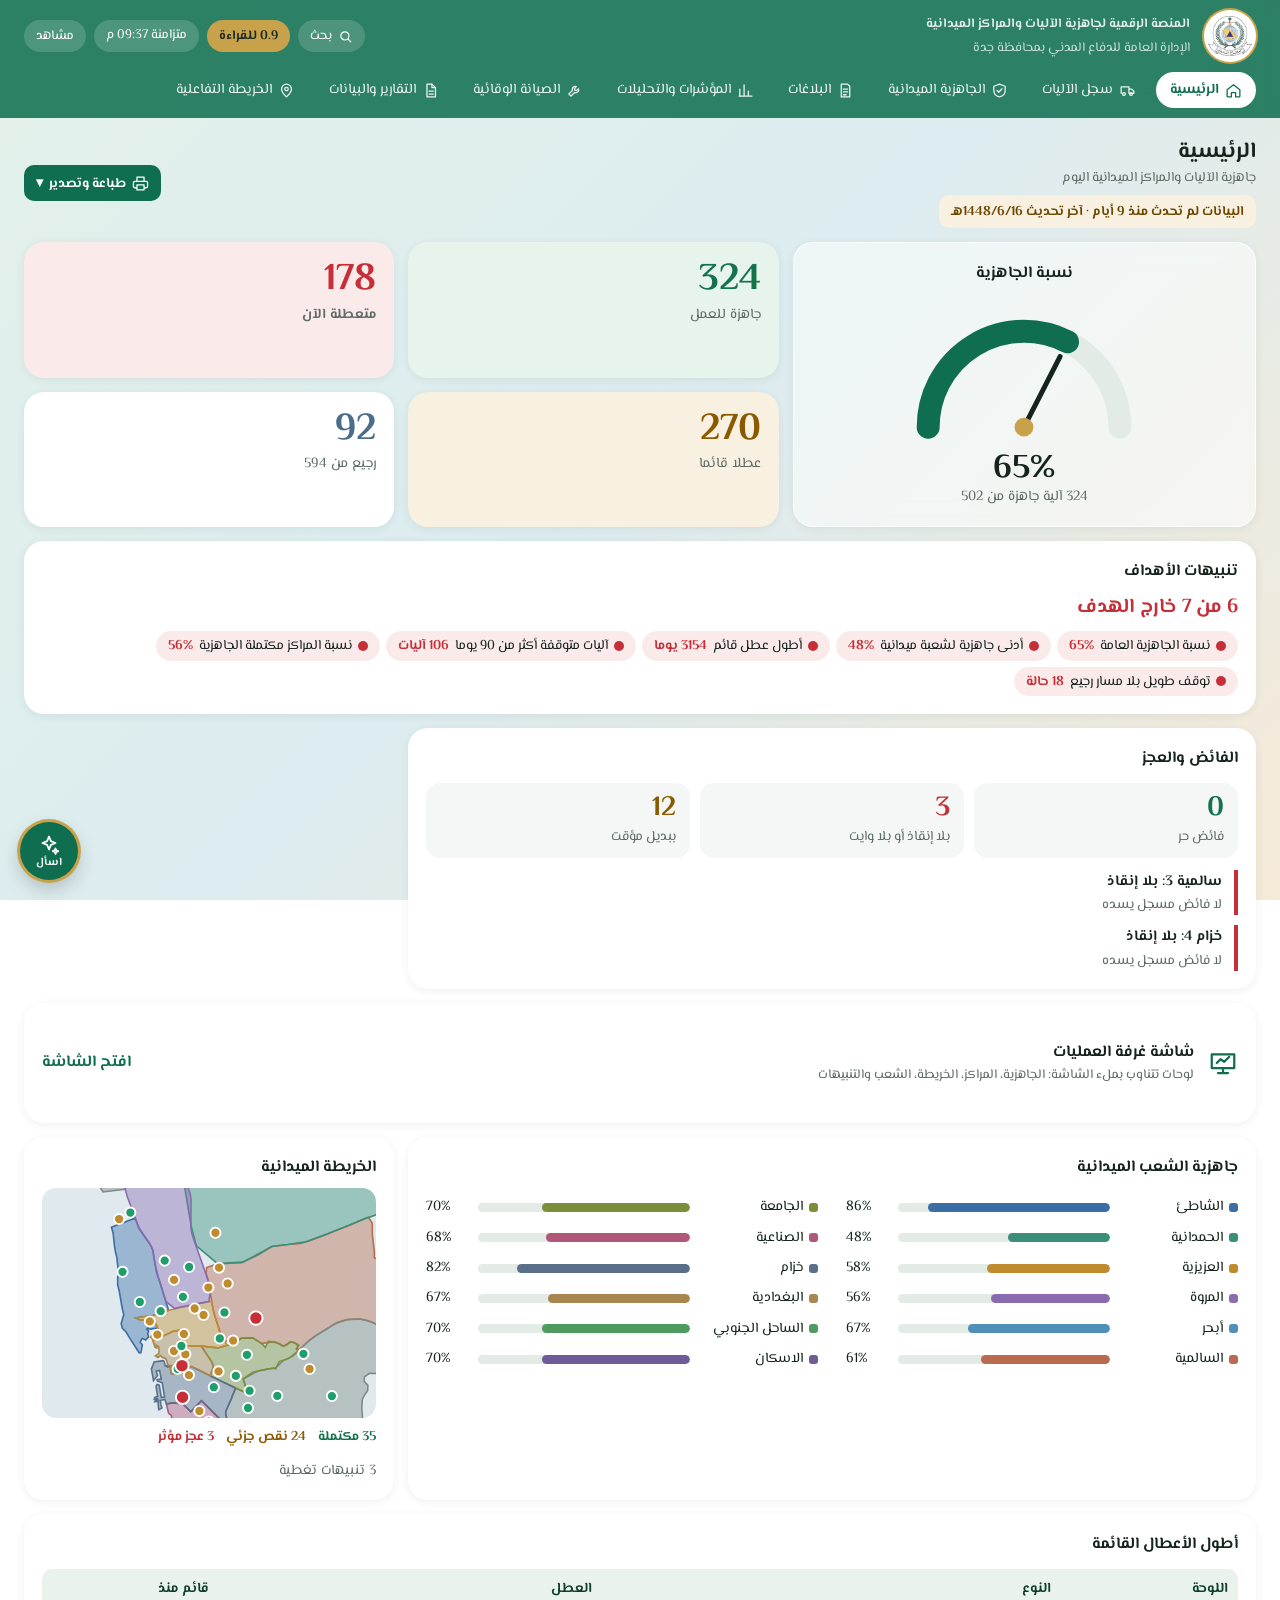
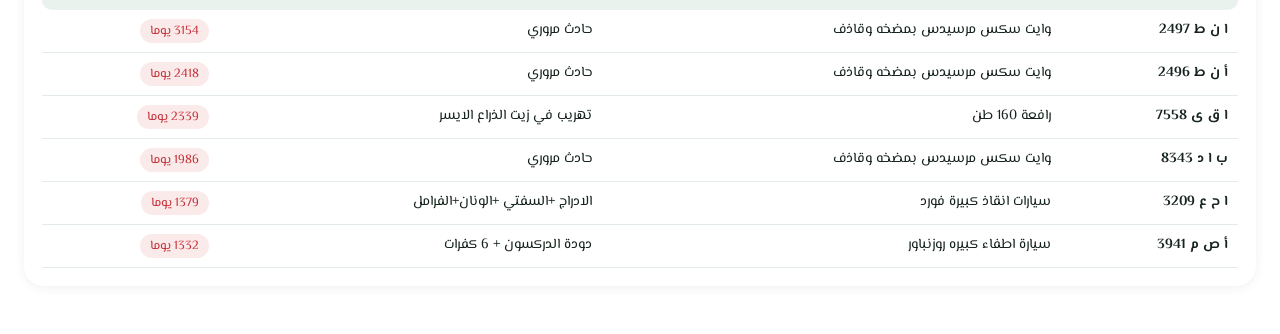
<file: v2/index.html>
<!DOCTYPE html>
<html lang="ar" dir="rtl">
<head>
<meta charset="utf-8">
<meta name="viewport" content="width=device-width,initial-scale=1,interactive-widget=resizes-content">
<meta name="theme-color" content="#0f6e4f">
<script>try{var t=localStorage.getItem("jr2_theme");if(t!=="day"&&t!=="night")t=matchMedia("(prefers-color-scheme: dark)").matches?"night":"day";document.documentElement.dataset.theme=t}catch(e){}</script>
<title>المنصة الرقمية لجاهزية الآليات والمراكز الميدانية</title>
<link rel="icon" type="image/png" href="./assets/icon64-CxxKzijq.png">
  <script type="module" crossorigin src="./assets/main-BY9FiRIE.js"></script>
  <link rel="modulepreload" crossorigin href="./assets/logo-CCAy7Cic.js">
  <link rel="stylesheet" crossorigin href="./assets/main-D1Hev8Qk.css">
</head>
<body>
<div id="app"></div>
</body>
</html>
</file>
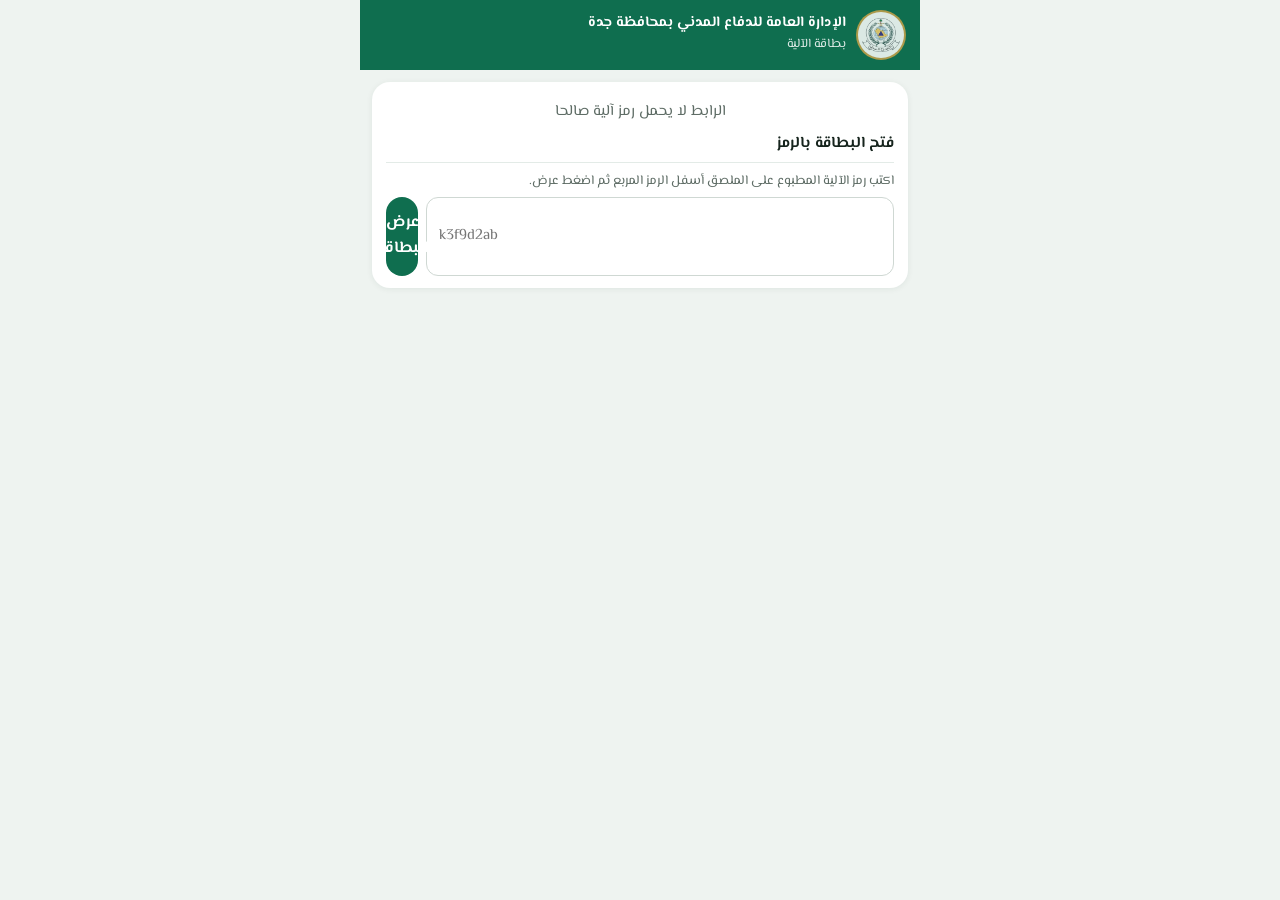
<file: v2/v.html>
<!DOCTYPE html>
<html lang="ar" dir="rtl">
<head>
<meta charset="utf-8">
<meta name="viewport" content="width=device-width,initial-scale=1,viewport-fit=cover">
<meta name="theme-color" content="#0f6e4f">
<meta name="robots" content="noindex">
<title>بطاقة الآلية - الدفاع المدني بمحافظة جدة</title>
<link rel="icon" type="image/png" href="./assets/icon64-CxxKzijq.png">
  <script type="module" crossorigin src="./assets/v-B9w6bmA5.js"></script>
  <link rel="modulepreload" crossorigin href="./assets/logo-CCAy7Cic.js">
  <link rel="modulepreload" crossorigin href="./assets/logo-CttTVecR.js">
  <link rel="modulepreload" crossorigin href="./assets/inbox-DplelJnM.js">
  <link rel="modulepreload" crossorigin href="./assets/cardView-Y5QMfOfU.js">
  <link rel="stylesheet" crossorigin href="./assets/v-krVPuQ7v.css">
</head>
<body>
<div id="app"></div>
<div id="printdoc" aria-hidden="true"></div>
</body>
</html>
</file>
<file: v2/assets/main-D1Hev8Qk.css>
@font-face{font-family:El Messiri;font-style:normal;font-display:swap;font-weight:400;src:url(./el-messiri-arabic-400-normal-DpRZdUUn.woff2) format("woff2"),url(./el-messiri-arabic-400-normal-BsYXcHPE.woff) format("woff")}@font-face{font-family:El Messiri;font-style:normal;font-display:swap;font-weight:700;src:url(./el-messiri-arabic-700-normal-D9aO7CWn.woff2) format("woff2"),url(./el-messiri-arabic-700-normal-wfXImB6W.woff) format("woff")}@font-face{font-family:El Messiri;font-style:normal;font-display:swap;font-weight:400;src:url(./el-messiri-latin-400-normal-DnjVM4dS.woff2) format("woff2"),url(./el-messiri-latin-400-normal-DObgmxAU.woff) format("woff")}@font-face{font-family:El Messiri;font-style:normal;font-display:swap;font-weight:700;src:url(./el-messiri-latin-700-normal-2VyxPaO_.woff2) format("woff2"),url(./el-messiri-latin-700-normal-CqBzUBvy.woff) format("woff")}:root{--fh: "El Messiri", Tahoma, sans-serif;--fb: "El Messiri", Tahoma, sans-serif;--bg: linear-gradient(135deg, #e4f1ea 0%, #dcecf0 50%, #f6ead8 100%);--surf: #fff;--ink: #16241d;--mut: #5f6d66;--line: #e3ebe7;--green: #0f6e4f;--gold: #c8a24a;--ok: #1f9d6b;--bad: #c62f37;--warn: #c08a2e;--rej: #4a6d8c;--okT: #14724d;--warnT: #8a5a00;--tOk: #e6f4ec;--tBad: #fbeaea;--tWarn: #f8f0e0;--trk: #e3ebe7;--r: 20px;--sh: 0 2px 10px rgb(15 60 40 / 7%);--glass: rgb(255 255 255 / 50%);--glassBd: 1px solid rgb(255 255 255 / 80%);--hdr: rgb(15 110 79 / 86%);color-scheme:light}*,*:before,*:after{box-sizing:border-box;min-width:0}html,body{margin:0}body{font:16px/1.6 var(--fb);color:var(--ink);background:var(--bg);background-attachment:fixed;min-height:100dvh}button{font:inherit}h1,h2,h3{font-family:var(--fh);margin:0}.hdr{position:sticky;top:0;z-index:10;background:var(--hdr);backdrop-filter:blur(12px);-webkit-backdrop-filter:blur(12px);color:#fff}.hdr .row{max-width:1440px;margin:0 auto;display:flex;align-items:center;gap:14px;padding:10px 24px}.hdr .logo{width:52px;height:52px;border-radius:50%;background:#fff;display:grid;place-items:center;flex:none;box-shadow:0 0 0 2px var(--gold)}.hdr .logo img{width:44px;height:44px;object-fit:contain}.hdr .ti{white-space:nowrap;overflow:hidden;text-overflow:ellipsis}.hdr .ti b{display:block;font:700 19px/1.25 var(--fh)}.hdr .ti span{font-size:13px;opacity:.85}.hdr .chips{margin-inline-start:auto;display:flex;gap:8px}.chip{font-size:13px;padding:5px 12px;border-radius:99px;background:#ffffff29;white-space:nowrap}.nav{max-width:1440px;margin:0 auto;display:flex;gap:6px;padding:0 24px 10px;overflow-x:auto;scrollbar-width:none}.nav a{flex:none;color:#eaf5ef;text-decoration:none;font-size:14px;padding:7px 14px;border-radius:99px;transition:background .2s,color .2s;display:inline-flex;align-items:center;gap:6px}.ic{width:17px;height:17px;flex:none}.nav a:hover{background:#ffffff1f}.nav a[aria-current=page]{background:#fff;color:var(--green);font-weight:700}.page{max-width:1440px;margin:0 auto;padding:20px 24px 48px;display:grid;gap:14px}.bento{display:grid;grid-template-columns:1.25fr 1fr 1fr;grid-auto-rows:minmax(120px,auto);gap:14px}.card{background:var(--surf);border-radius:var(--r);box-shadow:var(--sh);padding:18px}.hero{grid-row:span 2;background:var(--glass);border:var(--glassBd);backdrop-filter:blur(10px);-webkit-backdrop-filter:blur(10px);display:flex;flex-direction:column;align-items:center;justify-content:center;text-align:center}.kpi b{display:block;font:700 38px/1.1 var(--fh)}.kpi span{font-size:14px;color:var(--mut)}.kpi.ok{background:var(--tOk)}.kpi.ok b{color:var(--okT)}.kpi.bad{background:var(--tBad)}.kpi.bad b{color:var(--bad)}.kpi.warn{background:var(--tWarn)}.kpi.warn b{color:var(--warnT)}.kpi.rej b{color:var(--rej)}.wide{grid-column:1 / -1}.lbl{font:700 16px var(--fh);margin-bottom:12px}.cols2{columns:2;column-gap:28px}.brow{display:grid;grid-template-columns:118px minmax(0,1fr) 42px;gap:10px;align-items:center;font-size:14px;padding:4px 0;break-inside:avoid}.brow .nm{display:flex;align-items:center;gap:6px}.brow .sw{width:9px;height:9px;border-radius:3px;flex:none}.trk{height:9px;border-radius:9px;background:var(--trk);overflow:hidden}.trk i{display:block;height:100%;border-radius:9px;transition:width .7s ease}.num{font-variant-numeric:tabular-nums;text-align:end}table{width:100%;border-collapse:collapse;font-size:14px}th{background:#eaf2ee;color:#0f3d2e;font-weight:700;text-align:start;padding:9px 10px}td{padding:9px 10px;border-bottom:1px solid var(--line)}th:first-child{border-start-start-radius:10px;border-end-start-radius:10px}th:last-child{border-start-end-radius:10px;border-end-end-radius:10px}.pill{display:inline-block;padding:2px 10px;border-radius:99px;font-size:12.5px;background:var(--tBad);color:var(--bad);white-space:nowrap}.plate{font-weight:700;white-space:nowrap}.meter{display:none}.empty{color:var(--mut);padding:40px;text-align:center}.tabbar,.short{display:none}.st-ok{background:var(--tOk);color:var(--okT)}.st-bad{background:var(--tBad);color:var(--bad)}.st-warn{background:var(--tWarn);color:var(--warnT)}.st-rej{background:#e7eef5;color:var(--rej)}.filters{display:flex;flex-wrap:wrap;gap:10px;align-items:center}.search{flex:1 1 320px;font:16px var(--fb);padding:11px 14px;border:1.5px solid var(--line);border-radius:12px;min-height:46px;background:#fff;color:var(--ink)}.search:focus,.sel:focus,.fchip:focus-visible{outline:3px solid var(--gold);outline-offset:1px}.chipsrow{display:flex;gap:6px;flex-wrap:wrap}.fchip{border:1.5px solid var(--line);background:#fff;color:var(--ink);border-radius:99px;padding:8px 14px;min-height:42px;cursor:pointer;font-size:14px}.fchip.on{background:var(--green);color:#fff;border-color:var(--green)}.sel{font:15px var(--fb);padding:10px 12px;border:1.5px solid var(--line);border-radius:12px;min-height:46px;background:#fff;color:var(--ink)}.count{margin-inline-start:auto;color:var(--mut);font-size:14px}.vlist tbody tr{cursor:pointer;transition:background .15s}.vlist tbody tr:hover{background:#f4f8f6}.vlist a{color:inherit;text-decoration:none}.more{color:var(--mut);font-size:14px}.back{color:var(--green);text-decoration:none;font-weight:700}.vhead{display:flex;align-items:center;gap:16px;background:var(--glass);border:var(--glassBd);backdrop-filter:blur(10px)}.plateBig{border:2.5px solid var(--ink);border-radius:8px;padding:6px 16px;font:700 26px var(--fh);background:#fff;white-space:nowrap}.vt b{display:block;font:700 20px var(--fh)}.vt span{color:var(--mut)}.pill.big{margin-inline-start:auto;font-size:15px;padding:5px 16px}.vb{grid-template-columns:repeat(3,1fr)}.info{grid-column:1;grid-row:span 2}.tl{grid-column:2 / -1;grid-row:span 2}.irow{display:flex;justify-content:space-between;gap:10px;padding:7px 0;border-bottom:1px solid var(--line);font-size:14px}.irow span{color:var(--mut)}.irow b{text-align:end}.ev{display:grid;grid-template-columns:14px minmax(0,1fr) auto;gap:10px;padding:10px 0;border-bottom:1px solid var(--line);align-items:start}.ev .dot{width:12px;height:12px;border-radius:50%;background:var(--ok);margin-top:5px;box-shadow:0 0 0 4px var(--tOk)}.ev.open .dot{background:var(--bad);box-shadow:0 0 0 4px var(--tBad);animation:pulse 1.8s ease-in-out infinite}@keyframes pulse{50%{box-shadow:0 0 0 8px #c62f3714}}.ev b{font-family:var(--fh)}.ev .meta{font-size:13px;color:var(--mut)}.dot{display:inline-block;width:10px;height:10px;border-radius:50%;flex:none;vertical-align:middle;margin-inline-end:6px}.dot.green{background:var(--ok)}.dot.yellow{background:var(--warn)}.dot.red{background:var(--bad)}.fchip[aria-pressed=true]{background:var(--green);color:#fff;border-color:var(--green)}.fchip .dot{box-shadow:0 0 0 2px #fff}button.card{font:inherit;text-align:start;border:0;cursor:pointer;color:inherit;transition:transform .15s}button.card:hover{transform:translateY(-2px)}button.card:focus-visible{outline:3px solid var(--gold)}.lvk[aria-pressed=true]{outline:3px solid var(--gold);outline-offset:-3px}.kpi small{display:block;font-size:12.5px;color:var(--mut);margin-top:4px}.kpi b small{display:inline;font-size:18px;margin:0}.fhero{align-items:stretch;text-align:start}.fhero .big b{font:700 64px/1 var(--fh);color:var(--green)}.fhero .big span{display:block;color:var(--mut);margin-top:6px}.seg{display:flex;gap:2px;height:14px;margin:18px 0 10px}.seg i{border-radius:4px;min-width:4px;flex-basis:0}.seg .green,.trend .green{background:var(--ok)}.seg .yellow,.trend .yellow{background:var(--warn)}.seg .red,.trend .red{background:var(--bad)}.segL{display:flex;flex-wrap:wrap;gap:6px 16px;font-size:13.5px;color:var(--mut)}.segL span{display:inline-flex;align-items:center}.segL span bdi{margin-inline-start:5px}.trRead{display:flex;flex-wrap:wrap;gap:6px 18px;font-size:14px;margin-bottom:10px;align-items:center}.trRead span{display:inline-flex;align-items:center}.trend{display:flex;gap:2px;height:140px}.trend .col{flex:1 1 0;display:flex;flex-direction:column;justify-content:flex-end;gap:1px;cursor:pointer;opacity:.72;transition:opacity .15s}.trend .col i{display:block;border-radius:2px}.trend .col.on{opacity:1}.trAx{display:flex;justify-content:space-between;font-size:12.5px;color:var(--mut);margin-top:6px}.groups{display:grid;grid-template-columns:repeat(auto-fill,minmax(min(100%,340px),1fr));gap:14px;align-items:start}.gh{display:flex;justify-content:space-between;gap:8px;align-items:baseline;margin-bottom:6px}.gh b{font:700 16px var(--fh)}.gh span{font-size:12.5px;color:var(--mut);text-align:end}.grp ul,.sup{list-style:none;margin:0;padding:0}.cen{border-top:1px solid var(--line)}.cen>button{width:100%;display:grid;grid-template-columns:auto minmax(0,1fr);gap:0 4px;align-items:center;background:none;border:0;padding:6px 2px;font:inherit;color:inherit;text-align:start;cursor:pointer;min-height:44px;border-radius:8px}.cen>button:hover{background:#f4f8f6}.cen>button:focus-visible{outline:3px solid var(--gold)}.cen .cn{font-weight:700}.cen .cm{grid-column:2;font-size:13px;color:var(--mut)}.cen.red .cm{color:var(--bad)}.cen.yellow .cm{color:#8a5d14}.cd{padding:2px 18px 12px;display:grid;gap:6px}.cg{display:flex;flex-wrap:wrap;gap:6px;align-items:center;font-size:13px}.cg span{color:var(--mut);min-width:92px}.cg em{font-style:normal;background:var(--tOk);color:#0f5a3c;padding:2px 9px;border-radius:99px}.cg em.no{background:var(--tBad);color:var(--bad)}.eqs{columns:2;column-gap:28px}.brow.eq{grid-template-columns:190px minmax(0,1fr) 70px}.sup{display:grid;grid-template-columns:repeat(auto-fill,minmax(min(100%,210px),1fr));gap:0 20px;margin-bottom:12px}.sup li{display:flex;align-items:center;gap:4px;padding:8px 0;border-bottom:1px solid var(--line);font-size:14px}.sup li b{margin-inline-start:auto;font-variant-numeric:tabular-nums}.sup li.red b{color:var(--bad)}.mut{color:var(--mut);font-size:14px;margin:4px 0 0}.bad{color:var(--bad);font-weight:700}.imp{display:grid;grid-template-columns:minmax(0,1fr) minmax(0,1.2fr);gap:16px;align-items:center}.drop{position:relative;display:grid;gap:4px;place-items:center;text-align:center;padding:22px;border:2px dashed #b9d3c6;border-radius:16px;background:#f4faf7;cursor:pointer;min-height:96px;transition:background .2s,border-color .2s}.drop:hover{background:#eaf5ef;border-color:var(--green)}.drop.busy{animation:pulse2 1.2s ease-in-out infinite}@keyframes pulse2{50%{background:#e2f1e9}}.drop input{position:absolute;inset:0;opacity:0;cursor:pointer}.drop b{font:700 16px var(--fh)}.drop span{color:var(--mut);font-size:13px}.impk{grid-template-columns:repeat(4,minmax(0,1fr));grid-auto-rows:auto}.heldc{background:var(--tBad)}.ack{display:flex;gap:8px;align-items:center;margin-top:10px;font-weight:700;min-height:44px}.ack input{width:20px;height:20px;accent-color:var(--green)}.clist{list-style:none;margin:0;padding:0}.clist li{display:flex;gap:8px;align-items:center;justify-content:space-between;padding:6px 0;border-bottom:1px solid var(--line);font-size:14px}.clist .lv{display:inline-flex;align-items:center;gap:2px}.clist .ar{margin:0 4px;color:var(--mut)}.clist small{color:var(--mut)}.clist.two li span:last-child{color:var(--mut);text-align:end}.chg{list-style:none;margin:0;padding:0;columns:2;column-gap:28px}.chg>li{break-inside:avoid;padding:8px 0;border-bottom:1px solid var(--line)}.chg ul{margin:4px 0 0;padding-inline-start:18px;font-size:13.5px;color:#33443c}.chg a{color:var(--ink);text-decoration:none}.savebar{display:flex;gap:14px;align-items:center;flex-wrap:wrap}.btn{font:700 15px var(--fb);border:0;border-radius:12px;padding:10px 20px;min-height:46px;background:var(--green);color:#fff;cursor:pointer}.btn:disabled{background:#b8c4be;cursor:not-allowed}.imlink{text-decoration:none}.alc{grid-column:1 / -1;text-decoration:none;color:inherit;display:grid;gap:8px;transition:transform .15s}.alc:hover{transform:translateY(-2px)}.alc:focus-visible{outline:3px solid var(--gold)}.alc .lbl{margin:0}.alc .n{font:700 20px var(--fh)}.okc{color:var(--okT)}.alchips{display:flex;flex-wrap:wrap;gap:6px}.alchip{display:inline-flex;align-items:center;background:var(--tBad);border-radius:99px;padding:4px 12px;font-size:13.5px}.alchip em{font-style:normal;font-weight:700;margin-inline-start:6px;color:var(--bad)}.algrid{list-style:none;margin:0;padding:0;columns:3 340px;column-gap:14px}.algrid>li{break-inside:avoid;margin-bottom:14px}.alr{border-inline-start:5px solid var(--line)}.alr.bad{border-inline-start-color:var(--bad)}.alr.ok{border-inline-start-color:var(--ok)}.alh{display:flex;justify-content:space-between;gap:8px;align-items:baseline;flex-wrap:wrap}.alh b{font:700 16px var(--fh)}.pill.ok{background:var(--tOk);color:#0f5a3c}.pill.na{background:#eef2f0;color:var(--mut)}.alv{display:flex;gap:12px;align-items:baseline;flex-wrap:wrap;margin-top:8px}.alv strong{font:700 34px/1.1 var(--fh)}.alr.bad .alv strong{color:var(--bad)}.alr.ok .alv strong{color:var(--green)}.alv span{color:var(--mut);font-size:14px}.aldet{list-style:none;margin:8px 0 0;padding:0;font-size:13.5px}.aldet li{padding:5px 0;border-top:1px solid var(--line)}.lnk{background:none;border:0;color:var(--green);font-weight:700;cursor:pointer;padding:4px 0;min-height:36px}.alhead{display:flex;gap:12px;align-items:flex-start;justify-content:space-between;flex-wrap:wrap}.alhead h2{font-size:22px}.alhead .pmenu{margin-inline-start:auto}.settab{width:100%;border-collapse:collapse;font-size:14px}.settab th,.settab td{text-align:start;padding:8px 6px;border-bottom:1px solid var(--line)}.settab th{color:var(--mut);font-weight:700}button.chip{font:inherit;font-size:13px;color:inherit;border:0;cursor:pointer;min-height:32px}button.chip.ver{background:var(--gold);color:#1b2a22;font-weight:700}button.chip:hover{background:#ffffff42}button.chip:focus-visible{outline:2px solid var(--gold)}.ovl{position:fixed;inset:0;z-index:100;background:#0a1e1673;display:grid;place-items:start center;padding:12vh 16px;animation:fadeIn .18s ease-out}@keyframes fadeIn{0%{opacity:0}}.dlg{width:min(420px,100%);display:grid;gap:12px;animation:rise .22s ease-out}@keyframes rise{0%{transform:translateY(10px);opacity:0}}.gate{max-width:460px;margin:8vh auto 0;display:grid;gap:8px;justify-items:start}.gate b{font:700 18px var(--fh)}.lgf{display:grid;gap:12px}.lgf label{display:grid;gap:6px;font-weight:700}.lgf input{font:16px var(--fb);padding:10px 12px;border:1px solid #c9d8d0;border-radius:12px;min-height:46px}.lgf input:focus{outline:2px solid var(--green);border-color:var(--green)}.msec{display:none;grid-column:1 / -1}.msg{display:grid;grid-template-columns:1fr 1fr;gap:8px}.msg a{display:flex;align-items:center;gap:8px;min-height:48px;padding:8px 12px;border-radius:12px;background:#f3f8f5;color:var(--ink);text-decoration:none;font-weight:700}.msg a:active{background:var(--tOk)}.fhero .big.late b{color:var(--bad)}.mnote{margin:10px 0 0;font-size:13px}.mcfg{display:grid;grid-template-columns:repeat(4,1fr);gap:10px;margin:6px 0 8px}.mcf{background:#f3f8f5;border-radius:14px;padding:10px 12px;display:grid;gap:2px}.mcf b{font:700 26px/1.1 var(--fh);color:var(--green)}.mcf span{font-size:13.5px;color:var(--mut)}.mtasks{display:grid;grid-template-columns:repeat(auto-fit,minmax(min(100%,230px),1fr));gap:12px}.mtask{text-align:start;display:grid;gap:8px;cursor:pointer;border:1.5px solid transparent;font:inherit;color:inherit;transition:transform .15s}.mtask:hover{transform:translateY(-2px)}.mtask[aria-pressed=true]{border-color:var(--green);box-shadow:0 0 0 3px #0f6e4f2e}.mtask b{font:700 16px var(--fh)}.mtask.late{background:linear-gradient(180deg,#fff,var(--tBad))}.mtb{display:flex;flex-wrap:wrap;gap:6px}.mtb em,.mst{font-style:normal;border-radius:99px;padding:2px 10px;font-size:13px;white-space:nowrap}.mtb .red,.mst.red{background:var(--tBad);color:var(--bad)}.mtb .yellow,.mst.yellow{background:var(--tWarn);color:#8a5d14}.mtb .green,.mst.green{background:var(--tOk);color:#0f5a3c}.mtbl{overflow-x:auto}.mtbl table{width:100%;border-collapse:collapse;font-size:14px;min-width:640px}.mtbl th,.mtbl td{text-align:start;padding:8px 6px;border-bottom:1px solid var(--line)}.mtbl th{color:var(--mut);font-weight:700;position:sticky;top:0;background:#fff}.mtbl .plate{font-weight:700;color:var(--green);text-decoration:none;white-space:nowrap}@media(max-width:820px){:root{--bg: #fff;--r: 2px;--sh: none;--hdr: #0f6e4f}.hdr .row{padding:10px 14px}.hdr .logo{width:42px;height:42px}.hdr .logo img{width:36px;height:36px}.hdr .ti b{font-size:16px}.hdr .ti span{font-size:12px}.hdr .chips .chip:not(.role):not(.ver):not(.srch){display:none}.long{display:none}.short{display:inline}.stack thead{display:none}.stack tr{display:grid;grid-template-columns:minmax(0,1fr) auto;gap:2px 10px;padding:10px 0;border-bottom:1px solid var(--line)}.stack td{border:0;padding:0}.stack .plate{grid-column:1}.stack .dy{grid-column:2;grid-row:1 / span 2;align-self:center}.stack .tp{grid-column:1;font-size:13px;color:var(--mut)}.stack .ds{grid-column:1 / -1;font-size:13.5px}.vlist .un,.vlist .lc{grid-column:1;font-size:13px;color:var(--mut)}.vlist .od{grid-column:2;text-align:end;font-size:13px}.count{width:100%;margin:0}.vhead{flex-wrap:wrap;background:#fff;backdrop-filter:none}.plateBig{font-size:22px}.pill.big{margin-inline-start:0}.vb{grid-template-columns:1fr 1fr}.info,.tl{grid-column:1 / -1;grid-row:auto}.vb .kpi.ok{grid-column:1 / -1}.nav{display:none}.page{padding:12px 12px 92px;gap:10px}.bento{grid-template-columns:1fr 1fr;grid-auto-rows:auto}.card{border:1px solid #111a16;padding:12px}.hero{grid-column:span 2;grid-row:auto;background:#fff;backdrop-filter:none;border:1px solid #111a16;align-items:stretch;text-align:start}.gauge{display:none}.meter{display:block}.kpi{background:#fff!important}.kpi b{font-size:30px}.wide,.wide2,.mmini{grid-column:1 / -1}.msec{display:block;border:1px solid #111a16}button.card,.alc{border:1px solid #111a16}.mcfg{grid-template-columns:1fr 1fr}.mtbl table{min-width:0}.mtbl th:nth-child(3),.mtbl td:nth-child(3),.mtbl th:nth-child(4),.mtbl td:nth-child(4){display:none}.alv strong{font-size:28px}.fhero .big b{font-size:48px}.trend{height:110px;gap:1px}.cg span{min-width:100%}.cols2,.eqs,.chg{columns:1}.imp{grid-template-columns:1fr}.impk{grid-template-columns:1fr 1fr}.brow.eq{grid-template-columns:130px minmax(0,1fr) 62px}th{background:#0f6e4f;color:#fff;border-radius:0!important}.settab th,.atw th,.pl th{color:#fff}.tabbar{display:flex;position:fixed;inset:auto 0 0;background:#fff;border-top:1px solid #111a16;justify-content:space-around;padding:8px 4px calc(8px + env(safe-area-inset-bottom));z-index:10}.tabbar a{color:var(--mut);text-decoration:none;font-size:12px;text-align:center;padding:2px 6px;display:grid;justify-items:center;gap:2px;flex:1;line-height:1.3}.tabbar .ic{width:22px;height:22px}.tabbar a[aria-current=page]{color:var(--green);font-weight:700}}.an .anhero{grid-row:span 2;display:flex;flex-direction:column;justify-content:center}.an .anhero .big b{font:700 56px/1 var(--fh);color:var(--green);display:block}.an .anhero .big span{color:var(--mut);font-size:14px}.an .trk.lg{height:12px;margin:14px 0 8px}.an .bento{grid-template-columns:1.6fr repeat(3,1fr)}.antabs{display:flex;gap:4px;background:#ffffffb3;border:1px solid var(--line);border-radius:14px;padding:4px;position:sticky;top:108px;z-index:5}.antabs button{flex:1;border:0;background:transparent;padding:10px 8px;border-radius:10px;color:var(--ink);cursor:pointer;font-size:15px;min-height:44px}.antabs button[aria-selected=true]{background:var(--green);color:#fff;font-weight:700}.antabs button:focus-visible{outline:3px solid var(--gold)}.angrid{display:grid;grid-template-columns:1fr 1fr;gap:14px;align-items:start}.angrid.three{grid-template-columns:repeat(3,1fr)}.ancol{display:grid;gap:14px}.lbl small{font:400 13px var(--fb);margin-inline-start:6px}.lbl.sub{margin-top:14px;font-size:14.5px}.lbl.anh{display:flex;flex-wrap:wrap;align-items:center;gap:8px 12px}.lbl.anh .chipsrow{margin-inline-start:auto;align-items:center;font:400 13px var(--fb);color:var(--mut)}.fchip.sm{min-height:34px;padding:4px 12px;font-size:13px}.sw{display:inline-block;width:10px;height:10px;border-radius:3px;flex:none;vertical-align:middle}.anent{display:grid;gap:2px}.ane{display:grid;grid-template-columns:112px minmax(0,1fr) 46px 58px;gap:10px;align-items:center;font-size:14px;padding:3px 0}.ane .nm,.anb .nm{display:flex;align-items:center;gap:6px;white-space:nowrap;overflow:hidden;text-overflow:ellipsis}.ane .trk{position:relative;overflow:visible}.ane .trk em{position:absolute;top:-4px;bottom:-4px;width:2px;background:var(--gold);border-radius:2px}.dl{font-size:12.5px;color:var(--mut);white-space:nowrap}.dl.up,b.up{color:var(--okT)}.dl.dn,b.dn{color:var(--bad)}.anleg{display:grid;gap:6px;margin-top:6px}.anleg div{display:grid;grid-template-columns:12px 1fr 48px 46px;gap:8px;align-items:center;font-size:14px}.anfoot{display:flex;flex-wrap:wrap;gap:6px 22px;font-size:14px;margin-top:6px}.anbars{display:grid;gap:3px}.anb{display:grid;grid-template-columns:minmax(90px,38%) minmax(0,1fr) auto;gap:10px;align-items:center;font-size:14px;padding:3px 0}.anb a{color:inherit}.anb b{font-weight:700;white-space:nowrap}.anmini{display:flex;flex-wrap:wrap;gap:10px;margin-bottom:12px}.anmini>div{flex:1 1 130px;background:#f4f8f6;border-radius:12px;padding:10px 12px}.anmini b{display:block;font:700 24px/1.2 var(--fh)}.anmini span{font-size:13px;color:var(--mut)}.anmini small{display:block;font-size:12px;color:var(--mut)}.anmini .bad b{color:var(--bad)}.anmini .warn b{color:var(--warnT)}.anmini .ok b{color:var(--okT)}.anrows{list-style:none;margin:0;padding:0;display:grid;gap:2px}.anrows li{display:grid;grid-template-columns:auto minmax(0,1fr) auto;gap:10px;align-items:baseline;font-size:14px;padding:6px 0;border-bottom:1px solid var(--line)}.anrows li span{color:var(--mut);overflow:hidden;text-overflow:ellipsis}.anrows a.plate,.mtbl a.plate{color:var(--green);text-decoration:none}.cnt{font:700 20px var(--fh);margin-inline-start:8px}.cnt.bad{color:var(--bad)}.cnt.warn{color:var(--warnT)}.ancmp>div:not(.lbl){display:grid;grid-template-columns:1fr auto auto auto;gap:10px;align-items:baseline;padding:6px 0;border-bottom:1px solid var(--line);font-size:14px}.ancmp b{font:700 22px var(--fh)}.ancmp i{font-style:normal;color:var(--mut);font-size:13px}.ancmp .big{grid-template-columns:1fr auto;border:0}.ancmp .big b{font-size:20px}.anul{margin:8px 0 0;padding-inline-start:18px;font-size:14px}.anmx td.c0{color:var(--bad);background:var(--tBad)}.anmx td.c1{color:var(--warnT)}.anmx td.c2{color:var(--okT)}.anheat{min-width:760px}.anheat td{text-align:center;padding:6px 4px}.anheat th{text-align:center;font-size:12.5px;padding:8px 4px}.anheat .h1{background:#fcefd9}.anheat .h2{background:#f6d39b}.anheat .h3{background:#eba862}.anheat .h4{background:#d6762b;color:#fff}.mtbl tfoot td{font-weight:700;border-top:2px solid var(--line)}.mtbl tr.bad td{background:#fdf4f4}.mtbl td.bad{color:var(--bad);font-weight:700}.ansc tbody tr{cursor:pointer}.ansc tbody tr.on td{background:#eaf2ee}.ansc th{font-size:12.5px;white-space:normal}.anchart{width:100%;height:auto;display:block;font-family:var(--fb)}.anchart .ln{fill:none;stroke:var(--green);stroke-width:2.4;stroke-linejoin:round;stroke-linecap:round}.anchart .avg{fill:none;stroke:var(--gold);stroke-width:2;stroke-dasharray:6 5}.anchart .area{fill:#0f6e4f14}.anchart .dt{fill:#fff;stroke:var(--green);stroke-width:2.4}.anchart .v{font-size:13px;fill:var(--ink);font-weight:700}.anchart .x,.anchart .y{font-size:12.5px;fill:var(--mut)}.anchart .ax{stroke:#c9d6cf}.anchart .grid{stroke:var(--line)}.anchart .cur{fill:#c8a24a1f}.anchart .curl{font-size:12px;fill:#8a6a1e}.anchart .tg{stroke:var(--gold);stroke-width:2;stroke-dasharray:7 6}.anchart .tgl{font-size:13px;fill:#8a6a1e;font-weight:700}.anchart .imp{fill:var(--gold)}.anchart .est{fill:#5f6d6612}@media(max-width:820px){.an .bento{grid-template-columns:1fr 1fr}.an .anhero{grid-column:span 2;grid-row:auto}.an .anhero .big b{font-size:44px}.antabs{top:0;border-radius:0;border:1px solid #111a16;background:#fff}.antabs button{font-size:13px;padding:8px 2px;border-radius:0;white-space:nowrap}.angrid,.angrid.three{grid-template-columns:1fr}.ane{grid-template-columns:108px minmax(0,1fr) 40px 46px;gap:6px;font-size:12.5px}.anmini>div{flex-basis:40%;border-radius:0;border:1px solid var(--line)}.anchart .v,.anchart .x,.anchart .y{font-size:18px}.lbl.anh .chipsrow{margin-inline-start:0}}.mtbl tr.bad td{color:inherit}.mtbl tr.bad td:first-child{box-shadow:inset -3px 0 0 var(--bad)}.anrows li .lnk{margin-inline-start:10px;font-size:13px}.anboard{display:grid;grid-template-columns:repeat(4,minmax(0,1fr));gap:14px;grid-auto-flow:dense}.antile{text-align:start;font:inherit;color:inherit;border:0;cursor:pointer;display:flex;flex-direction:column;gap:8px;transition:transform .2s,box-shadow .2s;position:relative}.antile:hover{transform:translateY(-2px);box-shadow:0 8px 22px #0f3c281f}.antile:focus-visible{outline:3px solid var(--gold);outline-offset:2px}.antile .lbl{margin:0}.antile .more{margin-top:auto;align-self:flex-end;font-size:13px;color:var(--green);font-weight:700}.antile .more:after{content:" ←"}.antile .sm{font-size:12.5px}.antile .big b{display:block;font:700 32px/1.15 var(--fh);color:var(--green)}.antile .big span{font-size:13px;color:var(--mut)}.antile .two{display:grid;grid-template-columns:1fr 1fr;gap:8px}.antile .two .big b{font-size:22px}.t-gauge{grid-row:span 2;align-items:center;text-align:center;background:var(--glass);border:var(--glassBd);backdrop-filter:blur(10px);-webkit-backdrop-filter:blur(10px)}.t-gauge .lbl{align-self:flex-start}.t-donut{grid-column:span 2;grid-row:span 2}.t-monthly,.t-trend,.t-ents{grid-column:span 2}.anent.two{display:grid;grid-template-columns:1fr 1fr;gap:2px 16px}.ane.sm{grid-template-columns:84px minmax(0,1fr) 38px;font-size:12.5px;gap:6px;padding:2px 0}.antile .anmini{margin:0}.antile .anmini>div{flex-basis:100%;padding:6px 10px}.antile .anmini b{font-size:22px;display:inline;margin-inline-end:8px}.atl{list-style:none;margin:0;padding:0;font-size:13.5px}.atl li{display:flex;justify-content:space-between;border-bottom:1px solid var(--line);padding:3px 0}.anchart .ref{stroke:var(--gold);stroke-width:1.4;stroke-dasharray:5 5}.anchart .refl{font-size:12px;fill:#8a6a1e;font-weight:700}.anchart.spark{height:64px}.anchart.donut{max-width:620px;margin:0 auto}.anchart .lead{fill:none;stroke:#c9d6cf;stroke-width:1.2}.anchart .cbox{fill:#fff;stroke:var(--line)}.anchart .cv{font:700 15px var(--fh);fill:var(--ink)}.anchart .ck{font-size:12.5px;fill:var(--mut)}.anchart .dc{font:700 30px var(--fh);fill:var(--ink)}.anchart .dl2{font-size:13px;fill:var(--mut)}.andrawer{position:fixed;inset:0;z-index:60}.anback{position:absolute;inset:0;background:#0e1e1661;animation:anfade .2s ease}.anpanel{position:absolute;inset-block:0;inset-inline-end:0;width:min(1120px,94vw);overflow-y:auto;background:#eef4f1;padding:0 20px 40px;display:grid;gap:14px;align-content:start;animation:anslide .28s cubic-bezier(.2,.8,.2,1);box-shadow:0 0 40px #00000040}.anph{position:sticky;top:0;z-index:2;display:flex;flex-wrap:wrap;gap:8px 12px;align-items:center;background:#eef4f1;padding:14px 0 10px;border-bottom:1px solid var(--line)}.anph b{font:700 19px var(--fh)}.anph .chipsrow{flex:1}.anclose{font:700 14px var(--fb);border:1.5px solid var(--green);color:var(--green);background:#fff;border-radius:12px;padding:8px 16px;min-height:42px;cursor:pointer}.anpanel [id^=d-]{scroll-margin-top:80px}@keyframes anslide{0%{transform:translate(-40px);opacity:0}to{transform:none;opacity:1}}@keyframes anfade{0%{opacity:0}to{opacity:1}}@media(max-width:820px){.anboard{grid-template-columns:1fr 1fr;gap:10px}.t-gauge,.t-donut,.t-monthly,.t-trend,.t-ents,.t-follow,.t-field{grid-column:span 2;grid-row:auto}.t-gauge{background:#fff;backdrop-filter:none;border:1px solid #111a16}.anent.two{grid-template-columns:1fr}.anpanel{width:100vw;padding:0 10px 90px;border-radius:0}.anchart .cv{font-size:19px}.anchart .ck{font-size:16px}.anchart .refl{font-size:17px}}.m-only,.t-gauge .meter{display:none}@media(max-width:820px){.dk-only{display:none}.m-only{display:block}.t-gauge{align-items:stretch;text-align:start}.t-gauge .meter{display:block}.donutm{display:grid;grid-template-columns:120px 1fr;gap:12px;align-items:center}.donutm .anleg div{grid-template-columns:10px 1fr 34px 36px;font-size:12.5px;gap:6px}.anchart .x.odd{display:none}.ane.sm{grid-template-columns:108px minmax(0,1fr) 40px}}.mappage{grid-template-columns:minmax(0,1fr) 390px;height:calc(100dvh - 148px);min-height:560px;padding-bottom:20px;align-items:stretch}.mapmain{padding:0;overflow:hidden;display:flex;flex-direction:column;position:relative}.mapbar{display:flex;flex-wrap:wrap;gap:8px 10px;align-items:center;padding:10px 12px;border-bottom:1px solid var(--line);background:#fff;position:relative;z-index:3}.seg3{display:inline-flex;background:#eef3f0;border-radius:12px;padding:3px;gap:2px}.seg3 button{border:0;background:none;border-radius:9px;padding:6px 14px;min-height:36px;cursor:pointer;font-size:14px;color:var(--ink)}.seg3 button[aria-pressed=true]{background:var(--green);color:#fff;font-weight:700}.msrch{position:relative;flex:1 1 220px}.msrch input{width:100%;font:14px var(--fb);padding:8px 12px;border:1.5px solid var(--line);border-radius:10px;min-height:38px}.msrch ul{position:absolute;inset-inline:0;top:calc(100% + 4px);background:#fff;list-style:none;margin:0;padding:4px;border-radius:12px;box-shadow:0 8px 24px #00000024;z-index:6}.msrch li button{width:100%;text-align:start;border:0;background:none;padding:8px 10px;border-radius:8px;cursor:pointer;font-size:14px;display:flex;gap:8px}.msrch li button:hover{background:#f1f6f3}.msrch em{font-style:normal;color:var(--mut);font-size:12.5px;min-width:34px}.mapw{position:relative;flex:1;touch-action:none;overflow:hidden;background:#dfe9ee;cursor:grab;user-select:none;-webkit-user-select:none}.mapw:active{cursor:grabbing}.mapsvg{display:block;width:100%;height:100%}.mapsvg .sea{fill:#dfe9ee}.mapsvg .sec{transition:fill .35s,fill-opacity .35s}.mapsvg .hd{stroke:#fff;stroke-opacity:.9;cursor:pointer;transition:fill .35s,fill-opacity .35s}.mapsvg .hd:hover{stroke:var(--green);stroke-opacity:1}.mapsvg .hd.on{stroke:var(--green)}.mapsvg .rd{fill:none;stroke:#fff;stroke-opacity:.75;stroke-linecap:round;pointer-events:none}.mapsvg .rd.t0{stroke-opacity:.5}.mapsvg .slab,.mapsvg .clab{direction:rtl;font-family:var(--fh);font-weight:700;text-anchor:middle;paint-order:stroke;stroke:#fff;stroke-linejoin:round;fill:#16241d;pointer-events:none}.mapsvg .clab{text-anchor:start;fill:#24342c}.mapsvg .clab.bad{fill:#8f1d24}.mapsvg .pin{cursor:pointer}.mapsvg .pz{fill:none;stroke:var(--bad);animation:mpz 1.8s ease-out infinite;transform-box:fill-box;transform-origin:center}@keyframes mpz{0%{transform:scale(1);opacity:.8}to{transform:scale(2.8);opacity:0}}.mapsvg .gap{fill:#c62f370f;stroke:var(--bad)}.mapsvg .asg{fill:none;stroke:var(--gold)}.mapsvg .asg.late{stroke:var(--bad)}.mapsvg .wiarc{fill:none;stroke:#1f5f73;stroke-opacity:.85;animation:mdash 1.2s linear infinite;stroke-dasharray:2 2}@keyframes mdash{to{stroke-dashoffset:-8}}.mapctl{position:absolute;inset-inline-end:12px;top:12px;display:grid;gap:6px;z-index:2}.mapctl button{width:40px;height:40px;border-radius:12px;border:1px solid rgb(255 255 255 / 80%);background:#ffffffdb;backdrop-filter:blur(8px);box-shadow:0 2px 8px #0f3c2824;cursor:pointer;font-size:18px;color:var(--ink)}.mapctl button[aria-pressed=false]{opacity:.55}.maplg{position:absolute;inset-inline-start:12px;bottom:12px;display:flex;flex-wrap:wrap;gap:6px 12px;max-width:calc(100% - 80px);background:#ffffffdb;backdrop-filter:blur(8px);border-radius:12px;padding:7px 12px;font-size:13px;z-index:2;box-shadow:0 2px 8px #0f3c281f}.maplg span{display:inline-flex;align-items:center;gap:5px}.maplg .dot{margin:0;box-shadow:0 0 0 2px #fff}.mapside{overflow-y:auto;display:grid;gap:12px;align-content:start;padding-inline-end:2px}.mcard{background:#fff;border-radius:var(--r);box-shadow:var(--sh);padding:14px 16px;display:grid;gap:8px}.mcard p{margin:0;font-size:14px}.mcard .lbl{font:700 15px var(--fh);display:flex;gap:8px;align-items:baseline;flex-wrap:wrap}.mcard.al{border-inline-start:4px solid var(--bad)}.mk3{display:grid;grid-template-columns:repeat(3,1fr);gap:8px}.mk{background:#fff;border-radius:14px;box-shadow:var(--sh);padding:10px 12px;display:grid}.mcard .mk{box-shadow:none;background:#f4f8f6}.mk b{font:700 26px/1.1 var(--fh)}.mk span{font-size:12.5px;color:var(--mut)}.mk.green b{color:var(--okT)}.mk.yellow b{color:var(--warnT)}.mk.red b{color:var(--bad)}.mrl{list-style:none;margin:0;padding:0;display:grid;gap:6px}.mrl li{display:grid;gap:1px;background:#f7f9f8;border-radius:10px;padding:6px 10px;font-size:14px}.mrl .lnk{justify-self:start;min-height:28px;padding:0;color:var(--bad)}.mex{list-style:none;margin:0;padding:0}.mex li{display:flex;justify-content:space-between;gap:10px;border-bottom:1px solid var(--line);padding:5px 0;font-size:14px}.mex li span{display:inline-flex;gap:6px;align-items:center}.mtool{display:flex;justify-content:space-between;align-items:center;background:#fff;border-radius:14px;padding:6px 14px;box-shadow:var(--sh)}.mtool b{font:700 16px var(--fh);color:var(--green)}.ccard .cch{display:flex;gap:8px;align-items:center;flex-wrap:wrap}.ccard .cch b{font:700 17px var(--fh)}.ccard .back{border:1px solid var(--line);background:#fff;border-radius:10px;width:36px;height:36px;cursor:pointer;font-size:16px}.pill.warn{background:var(--tWarn);color:#8a5f14}.ct{width:100%;border-collapse:collapse;font-size:13.5px}.ct th,.ct td{text-align:start;padding:5px 4px;border-bottom:1px solid var(--line)}.ct th{color:var(--mut);font-weight:400;background:none}.ct .lnk{min-height:26px;padding:0;text-align:start;font-weight:700}.ct tr.late td{background:#fdf4f4}.ct tr.hi td{background:#fdf1f1}.ct tr.md td{background:#fdf8ee}.ct input,.ct select{font:13px var(--fb);border:1px solid var(--line);border-radius:8px;padding:3px 4px;max-width:110px}.ct input{width:64px}.mtw{overflow-x:auto}.sug{background:#f8f1df;border-radius:12px;padding:8px 10px;display:grid;gap:6px;font-size:14px}.sgr{display:flex;gap:8px;align-items:center;justify-content:space-between;flex-wrap:wrap}.asgf{display:flex;flex-wrap:wrap;gap:8px;align-items:center;background:#fff;border-radius:10px;padding:8px}.asgf input{width:64px;font:14px var(--fb);border:1px solid var(--line);border-radius:8px;padding:4px}.btn.sm{min-height:36px;padding:6px 12px;font-size:13.5px;border-radius:10px;text-decoration:none;display:inline-flex;align-items:center}.btn.ghost{background:#fff;color:var(--green);border:1.5px solid var(--green)}.hds{display:flex;flex-wrap:wrap;gap:4px}.hds span{background:#f1f5f3;border-radius:8px;padding:1px 8px;font-size:13px}.hds span.on{background:var(--green);color:#fff}.hsel{background:#eef6f1;border-radius:10px;padding:6px 10px}.cbt{display:flex;flex-wrap:wrap;gap:6px}.mut.sm{font-size:12.5px}.msel{display:flex;gap:8px;align-items:center;font-size:14px}.msel select,.msel2{font:14px var(--fb);border:1.5px solid var(--line);border-radius:10px;padding:5px 8px;flex:1}.msel2{flex:none;font-size:13px}.mtl{display:flex;gap:10px;align-items:center}.mtl input{flex:1;accent-color:var(--green)}.mtl b{font-size:14px;white-space:nowrap}.wts{display:flex;flex-wrap:wrap;gap:6px}.wts span{display:inline-flex;gap:6px;align-items:center;background:#f4f8f6;border-radius:10px;padding:4px 10px;font-size:13.5px}.wts button{width:26px;height:26px;border-radius:8px;border:1px solid var(--line);background:#fff;cursor:pointer}.mapside .grab{display:none}.wide2{grid-column:span 2}.mmini{text-decoration:none;color:inherit;display:grid;gap:8px;align-content:start;min-height:300px;transition:transform .15s}.mmini:hover{transform:translateY(-2px)}.mmini:focus-visible{outline:3px solid var(--gold)}.mmini .lbl{margin:0}.mmini svg{width:100%;height:230px;border-radius:14px;display:block}.mmk{display:flex;flex-wrap:wrap;gap:4px 12px;font-size:13.5px;font-weight:700}.mmk .ok{color:var(--okT)}.mmk .warn{color:var(--warnT)}.mmk .bad{color:var(--bad)}.mpw{display:grid;gap:12px}.mappage.touring{position:fixed;inset:0;z-index:70;max-width:none;height:100dvh;padding:0;grid-template-columns:1fr;background:#0d2a22}.mappage.touring .mapside,.mappage.touring .mapbar{display:none}.mappage.touring .mapmain{border-radius:0}.mappage .mapui{transition:opacity .5s}.mappage.idle .mapui{opacity:0;pointer-events:none}.mappage.idle .mapw{cursor:none}.tourc{position:absolute;inset-inline-start:24px;top:24px;background:#ffffffe0;backdrop-filter:blur(10px);border-radius:18px;padding:16px 20px;display:grid;gap:10px;min-width:320px;box-shadow:0 8px 30px #0000002e;z-index:3}.tourc>b{font:700 24px var(--fh);color:var(--green)}.tourx{position:absolute;inset-inline-end:64px;top:12px;z-index:3}@media(max-width:820px){.mappage{display:block;position:relative;height:calc(100dvh - 128px - env(safe-area-inset-bottom));min-height:0;padding:0}.mapmain{height:100%;border:0!important}.mapbar{position:absolute;inset-inline:8px;top:8px;border:0;border-radius:14px;box-shadow:0 2px 10px #00000024;padding:6px 8px;gap:6px;background:#fffffff0}.mapbar .chipsrow{flex-wrap:nowrap;overflow-x:auto;scrollbar-width:none;width:100%;order:3}.mapbar .fchip.sm{flex:none}.seg3 button{padding:5px 10px;font-size:13.5px}.msrch{flex:1 1 120px}.msrch input{min-height:36px;padding:6px 10px}.mapctl{top:auto;bottom:150px;inset-inline-end:8px}.mapctl button{width:38px;height:38px}.maplg{bottom:132px;inset-inline-start:8px;font-size:12px;padding:5px 8px}.mapside{position:fixed;inset-inline:0;bottom:calc(66px + env(safe-area-inset-bottom));z-index:9;background:#fff;border-top:1px solid #111a16;border-radius:16px 16px 0 0;box-shadow:0 -6px 20px #00000024;padding:0 10px 12px;max-height:118px;overflow:hidden;transition:max-height .35s cubic-bezier(.2,.8,.2,1);gap:8px}.mapside.open{max-height:72dvh;overflow-y:auto}.mapside .grab{display:block;position:sticky;top:0;z-index:1;width:100%;height:26px;border:0;background:#fff;cursor:pointer}.mapside .grab i{display:block;width:44px;height:5px;border-radius:5px;background:#c9d3ce;margin:0 auto}.mcard,.mtool{box-shadow:none;border:1px solid #111a16;border-radius:2px;padding:10px 12px}.mcard .mk,.mk{border-radius:2px}.mappage.touring{height:100dvh}}.askfab{position:fixed;inset-inline-end:20px;bottom:20px;z-index:40;width:58px;height:58px;border-radius:50%;border:0;background:var(--green);color:#fff;box-shadow:0 0 0 3px var(--gold),0 8px 20px #00000038;display:grid;place-items:center;align-content:center;gap:0;cursor:pointer;font:700 11px/1.1 var(--fb);transition:transform .18s,box-shadow .18s}.askfab .ic{width:24px;height:24px}.askfab:hover{transform:translateY(-2px) scale(1.04)}.askfab:focus-visible{outline:3px solid var(--gold);outline-offset:3px}.askfab.on{background:#fff;color:var(--green)}body:has(.mappage.touring) .askfab,body:has(.mappage.touring) .asst{display:none}.asst{position:fixed;z-index:45;inset-block:14px;inset-inline-start:20px;width:min(470px,calc(100vw - 40px));background:#fff;border-radius:18px;box-shadow:0 14px 40px #00000038;display:flex;flex-direction:column;overflow:hidden;animation:rise .22s ease-out}.asst .ah{background:linear-gradient(120deg,#0f6e4f,#15805e);color:#fff;padding:10px 14px;display:flex;align-items:center;gap:10px}.asst .at{display:grid;flex:1;line-height:1.35}.asst .at b{font:700 17px var(--fh)}.asst .at span{font-size:12.5px;opacity:.85}.asst .ax,.asst .aback{border:0;background:#ffffff29;color:#fff;width:36px;height:36px;border-radius:10px;cursor:pointer;font-size:16px}.asst .aback{display:none}.asst .ab{flex:1;overflow-y:auto;padding:12px;display:grid;gap:12px;align-content:start;background:#f4f8f6;overscroll-behavior:contain}.aintro p{margin:0 0 10px;color:var(--mut);font-size:14.5px}.qch{display:flex;flex-wrap:wrap;gap:6px;align-items:center}.qch button{border:1.5px dashed #b9cfc3;background:#fff;color:var(--green);border-radius:99px;padding:5px 12px;font:700 13px var(--fb);cursor:pointer;min-height:36px}.qch button:hover{border-style:solid}.qch .gl{font-size:12.5px;color:var(--mut)}.acard{background:#fff;border-radius:14px;box-shadow:0 1px 6px #0f3c281a;padding:12px 14px;display:grid;gap:8px;font-size:14.5px;line-height:1.75;animation:rise .22s ease-out}.acard .aq{font-weight:700;color:var(--green);display:flex;gap:8px;align-items:center;font-size:15px}.acard .aq:before{content:"؟";flex:none;width:22px;height:22px;border-radius:50%;background:#f6edd6;color:#7a5a14;display:grid;place-items:center;font-size:13px}.got{display:flex;flex-wrap:wrap;gap:5px;align-items:center;font-size:12.5px}.got .gl{color:var(--mut)}.got .gc{background:#eef3f0;color:var(--ink);border-radius:99px;padding:1px 9px}.got .fx{flex-basis:100%;color:#7a5a14}.abody{display:grid;gap:6px}.abody>b:first-child{font:700 15px var(--fh)}.abody .groups{display:grid;grid-template-columns:repeat(3,1fr);gap:6px}.abody .gcell{border-radius:12px;padding:8px 10px;background:#f4f8f6;display:grid;gap:0}.abody .gcell .gv{font:700 26px/1.15 var(--fh)}.abody .gcell .gl{font-size:12.5px;color:var(--mut)}.abody .gcell.up .gv{color:var(--okT)}.abody .gcell.down .gv{color:var(--bad)}.abody .gcell.rej .gv{color:var(--rej)}.abody .gcell.on{box-shadow:inset 0 0 0 2px currentColor;color:var(--green)}.abody .rdy{font-size:14px}.abody .rdy b.ok{color:var(--okT)}.abody .detail,.abody .mut{color:var(--mut);font-size:13px}.abody .just{border-top:1px dashed var(--line);padding-top:6px;color:var(--mut);font-size:13px}.abody .bad{color:var(--bad)}.abody .ok{color:var(--okT)}.abody .warn{color:var(--warnT)}.abody .abig{font:700 40px/1.05 var(--fh);color:var(--green)}.abody .kv{line-height:1.9}.abody .erow{display:flex;flex-wrap:wrap;gap:4px;padding:3px 0;border-bottom:1px solid var(--line)}.abody .mh{font-size:12.5px;color:var(--mut)}.abody .multi{display:grid;gap:6px}.abody .mc,.abody .mpart{background:#f4f8f6;border-radius:12px;padding:8px 10px;display:grid;gap:4px}.abody .mc-h{display:flex;gap:8px;align-items:center}.abody .mn{background:var(--green);color:#fff;border-radius:50%;width:20px;height:20px;display:grid;place-items:center;font-size:12px;flex:none}.abody .mc-chips{display:flex;flex-wrap:wrap;gap:6px}.abody .mc-chip{border-radius:99px;padding:0 10px;font-weight:700;font-size:13.5px;background:#fff}.abody .mc-chip.up{background:var(--tOk);color:var(--okT)}.abody .mc-chip.down{background:var(--tBad);color:var(--bad)}.abody .mc-chip.rej{background:#e7eef5;color:var(--rej)}.abody .drow{display:grid;grid-template-columns:minmax(0,9em) 1fr auto;gap:8px;align-items:center;font-size:13.5px}.abody .abar{display:block;height:8px;border-radius:4px;background:var(--green)}.abody .eg{color:var(--mut);line-height:1.9}.abody ul{margin:0;padding-inline-start:18px}.atw{overflow-x:auto}.atw table{width:100%;border-collapse:collapse;font-size:13px}.atw th,.atw td{text-align:start;padding:6px 5px;border-bottom:1px solid var(--line);vertical-align:top}.atw th{color:var(--mut);font-weight:700}.acard .plate{font-weight:700;color:var(--green);text-decoration:none;white-space:nowrap}.nb{font:inherit;color:var(--green);background:none;border:0;padding:0 1px;cursor:pointer;font-weight:700;text-decoration:underline dotted 1.5px;text-underline-offset:4px}.gcell .nb{color:inherit}.nb.on{background:#f6edd6;border-radius:6px;text-decoration:none}.nb:disabled{cursor:default;text-decoration:none}.nb:focus-visible{outline:2px solid var(--gold);border-radius:4px}.inl{background:#fbf7ec;border:1px solid #efe3c4;border-radius:12px;padding:8px 10px;display:grid;gap:6px;font-size:13px;animation:rise .18s ease-out}.inl .inh{display:flex;align-items:center;justify-content:space-between}.inl ul{list-style:none;margin:0;padding:0;display:grid;gap:4px;max-height:320px;overflow-y:auto}.inl li{display:grid;grid-template-columns:auto minmax(0,1fr) auto;gap:8px;align-items:center;padding:3px 0;border-bottom:1px solid #f1e8d2}.inl .ity{color:var(--mut);overflow:hidden;text-overflow:ellipsis;white-space:nowrap}.afoot{display:flex;gap:6px;justify-content:flex-end}.afoot:empty{display:none}.asst .ain{display:flex;gap:8px;padding:10px 12px;border-top:1px solid var(--line);background:#fff;align-items:center}.asst .ain .search{flex:1;min-height:46px}.amic{width:46px;height:46px;flex:none;border-radius:12px;border:1.5px solid var(--green);background:#fff;color:var(--green);cursor:pointer;display:grid;place-items:center}.amic .ic{width:22px;height:22px}.amic.rec{background:var(--bad);border-color:var(--bad);color:#fff;animation:pulseMic 1.2s ease-in-out infinite}@keyframes pulseMic{50%{box-shadow:0 0 0 6px #c62f3733}}.asend{min-height:46px}@media(max-width:820px){.askfab{bottom:calc(76px + env(safe-area-inset-bottom));inset-inline-end:14px;width:54px;height:54px;box-shadow:0 0 0 2px var(--gold),0 6px 16px #00000038}body:has(.rpms) .askfab,body:has(.rpmx) .askfab{bottom:calc(136px + env(safe-area-inset-bottom))}body:has(.mappage) .askfab{inset-inline-end:auto;inset-inline-start:8px;bottom:calc(256px + env(safe-area-inset-bottom))}.asst{inset:0;width:auto;border-radius:0;z-index:60;animation:none}.asst .ah{padding:calc(8px + env(safe-area-inset-top)) 10px 8px;border-bottom:2px solid var(--gold)}.asst .aback{display:block}.asst .ax{display:none}.asst .ab{background:#fff;padding:10px}.acard{border-radius:4px;box-shadow:none;border:1px solid #111a16}.asst .ain{padding-bottom:calc(10px + env(safe-area-inset-bottom))}.askfab.on{display:none}}.rpw{max-width:none;display:grid;grid-template-columns:270px minmax(0,1fr) 250px;align-items:start;gap:14px}.rpl,.rpo{position:sticky;top:132px;max-height:calc(100dvh - 150px)}.rpo{max-height:calc(100dvh - 232px)}.rpl,.rpo{overflow-y:auto;padding:12px;display:grid;gap:6px;align-content:start}.rpl .search{min-height:40px;font-size:14px}.rcat ul{list-style:none;margin:0;padding:0;display:grid;gap:2px}.rch{display:flex;align-items:center;gap:8px;width:100%;border:0;background:none;font:700 14px var(--fb);color:var(--ink);padding:7px 6px;border-radius:10px;cursor:pointer;text-align:start}.rch .ic{width:18px;height:18px;color:var(--green)}.rch em{margin-inline-start:auto;font-style:normal;color:var(--mut);font-weight:400;font-size:12.5px}.rch:hover{background:#f1f6f3}.ri{display:grid;width:100%;text-align:start;border:0;background:none;font:13.5px/1.4 var(--fb);color:var(--ink);padding:5px 8px;padding-inline-start:32px;border-radius:9px;cursor:pointer}.ri small{color:var(--mut);font-size:11.5px}.ri:hover{background:#f1f6f3}.ri.on{background:#e5f1eb;color:var(--green);font-weight:700}.ri.soon span{color:#7b8782}.ri.soon small{color:#a2ada8}.rpc{padding:12px;display:grid;gap:10px;min-height:60vh}.rpbar{display:flex;align-items:center;gap:10px;flex-wrap:wrap}.rpt{display:grid}.rpt b{font:700 17px var(--fh)}.rpt .mut{font-size:12.5px;color:var(--mut)}.rpx{display:flex;gap:6px;margin-inline-start:auto;flex-wrap:wrap}.rpv{display:grid;gap:14px;justify-items:center;background:#e9eeeb;border-radius:14px;padding:14px 4px}.rpv .pgw{width:calc(1123px * var(--s, 1));height:var(--ph, 794px);position:relative;overflow:hidden;box-shadow:0 2px 10px #00000024;background:#fff}.rpv .pgw>.a4{transform:scale(var(--s, 1));transform-origin:top right;position:absolute;top:0;right:0}.rpv .pgw.p{width:calc(794px * var(--s, 1));height:calc(1123px * var(--s, 1))}.rpo .rpoh{font:700 15px var(--fh)}.ogrp{display:grid;gap:1px;border-top:1px solid var(--line);padding-top:6px}.ogh{display:flex;justify-content:space-between;align-items:center;font-weight:700;font-size:13px;color:var(--mut)}.omul>summary{cursor:pointer;list-style:none;padding:4px 0}.omul>summary::-webkit-details-marker{display:none}.omul>summary:after{content:"▾";margin-inline-start:6px}.omul[open]>summary:after{content:"▴"}.olist{max-height:230px;overflow:auto;padding-inline-end:4px}.olist .cbx span{flex:1;min-width:0;overflow-wrap:anywhere}.lnk{border:0;background:none;color:var(--green);font:700 12.5px var(--fb);cursor:pointer}.cbx{display:flex;align-items:center;gap:6px;font-size:13px;padding:2px 0;cursor:pointer}.cbx input{width:16px;height:16px;accent-color:var(--green);flex:none}.cbx em{margin-inline-start:auto;font-style:normal;color:var(--mut);font-size:12px}.cbx.osw{border-top:1px solid var(--line);padding-top:8px;font-weight:700}.ogrp .cbx.osw{border-top:0;padding-top:4px;font-weight:400}.ogrp .ogh+.ochips{padding-top:2px}.ogrp .ochips+.ogh,.ogrp .osw+.ogh{margin-top:4px}.orow{display:flex;gap:8px}.orow .ofld{flex:1}.orow .ofld.sm{flex:0 0 34%}.ofld{display:grid;gap:2px;font-size:12.5px;color:var(--mut);padding:2px 0}.ofld input{font:inherit;font-size:13.5px;color:var(--ink);border:1px solid var(--line);border-radius:8px;padding:6px 8px;background:#fff;min-width:0}.ofld input[aria-invalid=true]{border-color:#c0392b}.ofld em.bad{font-style:normal;color:#b3261e;font-size:11.5px}.ochips{display:flex;flex-wrap:wrap;gap:6px;padding:4px 0}.ochip{font:inherit;font-size:12.5px;border:1px solid var(--line);background:#fff;color:var(--ink);border-radius:99px;padding:4px 11px;cursor:pointer;min-height:30px}.ochip.on{border-color:var(--green);background:#eaf5ec;color:#0b5b46;font-weight:700}.ochip:focus-visible{outline:2px solid var(--gold)}.sgn{display:grid;gap:4px;font-size:13px;justify-items:start}.sgn .mut{color:var(--mut);font-size:12px}.sgn img{max-width:150px;max-height:60px;object-fit:contain;border:1px dashed var(--line);border-radius:6px;padding:2px}.rpsoon{display:grid;gap:8px;justify-items:center}.rpsoon b{font:700 18px var(--fh);color:var(--ink)}@media(max-width:1180px){.rpw{grid-template-columns:230px minmax(0,1fr) 210px}}@media(max-width:820px){.rpm{display:grid;gap:10px}.rpl{position:static;max-height:none}.rps{display:grid;gap:8px}.rpk{display:grid;grid-template-columns:repeat(3,1fr);gap:6px}.rpk .card{padding:8px;text-align:center;display:grid}.rpk b{font:700 22px/1.2 var(--fh)}.rpk span{font-size:12px;color:var(--mut)}.rpt1{padding:10px 12px;display:grid;gap:5px}.rpt1 .h{display:flex;justify-content:space-between}.rpt1 .mut{font-size:12.5px;color:var(--mut)}.sbar{display:flex;height:8px;border-radius:4px;overflow:hidden}.sbar i{display:block}.sbar .ok{background:#1e9e5a}.sbar .note{background:#e3a21a}.sbar .bad{background:#d64545}.sbar .rej{background:#4f6d8f}.rpper{padding:10px 12px;display:flex;justify-content:space-between;align-items:center}.rpper b{font-weight:700}.rpln{display:grid;grid-template-columns:1fr auto 44px;gap:8px;font-size:13px;padding:3px 0;border-top:1px solid var(--line);align-items:center}.rpln b{font:700 16px var(--fh)}.rpln em{font-style:normal;text-align:left}.rpbr{display:grid;grid-template-columns:38% 1fr auto;gap:8px;align-items:center;font-size:12.5px}.rpbr .sbar i:not(.bad){background:#eeede9}.rpbr em{font-style:normal}.rpmo summary{font-weight:700;cursor:pointer}.rpmo .rpo{position:static;max-height:none;box-shadow:none;padding:6px 0 0}.rpms{position:sticky;bottom:calc(70px + env(safe-area-inset-bottom));display:flex;gap:6px;background:#fff;padding:8px 0;align-items:center}.rpms .btn:first-child{flex:1}}.pqprev{display:block;font-size:11.5px;color:var(--mut)}.pqprev b{font-weight:700}.pqprev .ok{color:var(--okT)}.pqprev .bad{color:var(--bad)}.dkp{display:grid;gap:12px;padding:18px}.dkb{display:flex;flex-wrap:wrap;gap:10px}.dkb .btn .mut{color:inherit;opacity:.85}.rpk b{color:var(--kc, var(--ink));color:color-mix(in srgb,var(--kc, var(--ink)) calc(100% - var(--kcMix, 0%)),#fff)}.dkp .bad{color:#9e1b22}.pmenu{position:relative}.pmenu .btn{gap:6px}.pml{position:absolute;inset-inline-end:0;top:calc(100% + 6px);z-index:50;background:#fff;border-radius:14px;box-shadow:0 10px 30px #0f3c282e;padding:8px;width:min(300px,86vw);display:grid;gap:2px;animation:pmIn .14s ease-out}@keyframes pmIn{0%{opacity:0;transform:translateY(-4px)}}.pml a{display:grid;padding:8px 10px;border-radius:10px;color:var(--ink);text-decoration:none}.pml a:hover,.pml a:focus-visible{background:#eef4f1;outline:none}.pml a b{font-size:14.5px}.pml a small{color:var(--mut);font-size:12.5px}.pml .mut{margin:4px 10px 2px;font-size:12px}@media(max-width:820px){.pml{position:fixed;inset-inline:12px;top:auto;bottom:calc(80px + env(safe-area-inset-bottom));width:auto;box-shadow:0 -6px 30px #0f3c2838}}.ib .ibtop{display:flex;gap:12px;align-items:flex-start;justify-content:space-between;flex-wrap:wrap}.ib h1{font-size:24px}.ib .ibtop p{margin:2px 0 0}.ibx{display:flex;gap:8px;align-items:center}.ibtabs{display:flex;gap:6px;align-items:center;flex-wrap:wrap}.ibtabs button{font:700 14.5px var(--fb);border:1.5px solid var(--line);background:#fff;color:var(--ink);border-radius:99px;padding:7px 16px;cursor:pointer;display:inline-flex;gap:6px;align-items:center}.ibtabs button[aria-selected=true]{background:var(--green);border-color:var(--green);color:#fff}.ibtabs em{font-style:normal;background:var(--bad);color:#fff;border-radius:99px;padding:0 8px;font-size:12.5px}.ibtabs button[aria-selected=true] .mut{color:#dcefe5}.ibat{margin-inline-start:auto;font-size:12.5px}.ibg .lbl{display:flex;gap:8px;align-items:baseline;margin-bottom:6px}.ibg .lbl em{font-style:normal;color:var(--mut);font-weight:400;font-size:14px}.ibg summary.lbl{cursor:pointer;margin:0}details.ibg[open] summary.lbl{margin-bottom:8px}.ibg>.mut{margin:0 0 8px;font-size:13px}.empty.sm{padding:12px}.ibl{list-style:none;margin:0;padding:0;display:grid;gap:8px}.ibi{border-inline-start:4px solid #a9b5af;background:#f7faf8;border-radius:12px;padding:8px 12px;display:grid;gap:2px}.ibi.k-fault,.ibi.k-rejee,.ibi.k-rejee_final{border-color:var(--bad)}.ibi.k-repair{border-color:var(--ok)}.ibi.k-note,.ibi.k-needs{border-color:var(--warn)}.ibi.k-msg{border-color:#24609a}.ibh{display:flex;gap:8px;align-items:center;flex-wrap:wrap;font-size:13.5px}.ibh .plate{font-weight:700;color:var(--ink);text-decoration:none;letter-spacing:.5px;font-size:15px}.ibh .plate:hover{color:var(--green);text-decoration:underline}.ibh .btn{margin-inline-start:auto}.ibk{background:#e6eeea;border-radius:8px;padding:0 8px;font-weight:700;font-size:12.5px}.ibk.bad{background:var(--tBad);color:var(--bad)}.ibk.good{background:var(--tOk);color:var(--okT)}.ibi p{margin:0;font-size:14.5px;white-space:pre-wrap}.ibi .err{color:var(--bad)}.ibn{margin:2px 0 0;padding-inline-start:18px;font-size:14px}.ibs{display:flex;gap:16px;flex-wrap:wrap;margin:10px 0 6px;font-size:14px;color:var(--mut)}.ibs b{color:var(--ink);font-size:18px}.ibit{display:flex;gap:6px;flex-wrap:wrap}.ibit span{background:#f0f5f2;border-radius:99px;padding:2px 10px;font-size:13px}.ibit b{color:var(--bad)}@media(max-width:820px){.ib h1{font-size:20px}.ibat{width:100%;margin:0}}.sechd{display:flex;gap:12px;align-items:center;justify-content:space-between;flex-wrap:wrap}.sechd .sht{display:grid}.sechd h1{font-size:22px;line-height:1.3}.sechd .sht .mut{margin:0;font-size:13.5px}.sechd .pmenu{margin-inline-start:auto}@media(max-width:820px){.sechd h1{font-size:19px}}.clog{margin-top:12px;padding-top:10px;border-top:1px dashed var(--line);display:grid;gap:8px}.clh{display:flex;justify-content:space-between;align-items:baseline;gap:8px;flex-wrap:wrap}.clh b{font:700 15px var(--fh);color:var(--green)}.clh span{font-size:12.5px;color:var(--mut)}.ambs{display:flex;gap:4px;align-items:stretch;height:112px}.amb{flex:1 1 0;min-width:0;display:grid;grid-template-rows:1fr auto auto;border:0;background:none;padding:2px 0 0;cursor:pointer;border-radius:6px;font:inherit;color:var(--mut)}.amb .ambc{display:flex;flex-direction:column-reverse;justify-content:flex-start;height:100%;border-radius:4px 4px 0 0;overflow:hidden;background:#f1f5f3}.amb .ambc i{display:block;width:100%}.amb .ambm{font-size:11px;line-height:1.5}.amb .amby{font-size:11px;line-height:1.2;color:var(--ink)}.amb.on{box-shadow:0 0 0 2px var(--green)}.amb.on .ambm{color:var(--green);font-weight:700}.amb:focus-visible{outline:2px solid var(--gold, #c8a24a);outline-offset:2px}.ambp{display:flex;justify-content:space-between;align-items:center;font-size:12.5px;color:var(--mut);gap:6px}.ambp .lnk:disabled{opacity:.35;cursor:default}.flt2{display:flex;flex-wrap:wrap;gap:6px;align-items:center}.fchip.sm{min-height:34px;padding:4px 11px;font-size:13px;display:inline-flex;align-items:center}.ksw{display:inline-block;width:10px;height:10px;border-radius:2px;margin-inline-end:6px;flex:none}.atg{display:inline-flex;align-items:center;gap:7px;border:0;background:none;font:13.5px var(--fb);color:var(--ink);cursor:pointer;min-height:34px;padding:0 4px}.atg i{width:32px;height:18px;border-radius:99px;background:#cfd8d3;position:relative;flex:none;transition:background .15s}.atg i:after{content:"";position:absolute;top:2px;right:2px;width:14px;height:14px;border-radius:50%;background:#fff;transition:right .15s}.atg.on i{background:var(--green)}.atg.on i:after{right:16px}.amh{margin:2px 0 0;font:700 14px var(--fh);color:var(--green);display:flex;justify-content:space-between}.amh span{color:var(--mut);font:400 12.5px var(--fb)}.adia{display:grid}.ady{display:grid;grid-template-columns:52px minmax(0,1fr);gap:10px;padding:8px 0;border-top:1px solid var(--line)}.ady:first-child{border-top:0}.adn{text-align:center;line-height:1.1}.adn b{display:block;font:700 26px var(--fh);color:var(--green)}.adn span{font-size:11px;color:var(--mut)}.ade{display:grid;gap:7px}.adr{border-inline-start:4px solid;padding-inline-start:9px}.adr p{margin:0;font-size:14px}.adr .adk{font-size:12px;font-weight:700;display:flex;flex-wrap:wrap;align-items:center;gap:4px;color:var(--kc, var(--ink));color:color-mix(in srgb,var(--kc, var(--ink)) calc(100% - var(--kcMix, 0%)),#fff)}.mj{border:1px dashed #a07a1f;color:#7a5a14;border-radius:7px;padding:0 6px;font-size:11px;font-weight:400;margin-inline-start:6px;white-space:nowrap}.mjr{opacity:.88}.kc{display:inline-flex;align-items:center;border-radius:8px;padding:1px 8px;font-size:12px;font-weight:700;color:#fff;white-space:nowrap}.kc.def{background:#b3261e}.kc.res{background:#1b7a4a}.kc.sup{background:#24609a}.kc.mnt{background:#6a4c93}.kc.run{background:#8a6d1f}.kc.not{background:#64726b}.vtl{display:grid;gap:6px}.vtlh{display:flex;flex-wrap:wrap;gap:4px 14px;margin-bottom:2px}.vr{display:grid;grid-template-columns:104px auto minmax(0,1fr);gap:8px;align-items:start;padding:8px 10px;border-radius:12px;background:#f6f9f7;border:1.5px solid transparent}.vr .vd{font-size:12.5px;color:var(--mut);line-height:1.35}.vr .vd small{display:block;font-size:11.5px}.vr .vx p{margin:0;font-size:14px}.vr .vx .pill{margin-inline-start:6px}.vr.ar{background:#fff;border:1.5px dashed #9fb0a7;color:#3f4d47}.vr.ar .kc{opacity:.8}.vr.gone{background:#fff;border:1.5px dashed #d9b2ae}.vr.gone .vx p{color:var(--mut)}.vv{display:block;font-size:12px;color:#2f4a66;margin-top:2px}.vv s{color:#9e1b22}.more2{justify-self:center;margin-top:4px}.pill.sm{font-size:11.5px;padding:1px 8px}@media(max-width:600px){.vr{grid-template-columns:auto minmax(0,1fr)}.vr .vx{grid-column:1 / -1}.vr .kc{justify-self:start}.ambs{height:96px;gap:3px}}.glog{margin-top:8px;font-size:14px}.vnew{margin-top:12px;border-top:1px solid var(--line);padding-top:10px;font-size:14px}.vnew b{font:700 15px var(--fh);color:var(--green)}.vnew ul{margin:6px 0;padding-inline-start:20px}.vnew li{margin:3px 0}.vnew summary{cursor:pointer;color:var(--mut);min-height:32px}.vdlg{width:min(560px,100%);max-height:calc(100dvh - 32px);overflow-y:auto}.thsw{display:inline-flex;gap:6px;flex-wrap:wrap}.thsw .fchip{min-height:34px;padding:4px 12px;font-size:13px}.mmini svg .sea{fill:#dfe9ee}.mmini svg .cdot{stroke:#fff}.wallc{grid-column:1 / -1;display:flex;align-items:center;gap:14px;text-decoration:none;color:inherit;padding:14px 18px}.wallc .ic{width:30px;height:30px;color:var(--green)}.wallc span{display:grid;flex:1}.wallc b{font:700 16px var(--fh)}.wallc small{color:var(--mut);font-size:13px}.wallc em{font-style:normal;font-weight:700;color:var(--green);white-space:nowrap}.wallc:focus-visible{outline:3px solid var(--gold);outline-offset:2px}.wall{position:fixed;inset:0;z-index:60;background:#0a1320;color:#e6edf3;display:grid;grid-template-rows:auto minmax(0,1fr) auto;font-family:var(--fb);--wall-t: calc(var(--wall-n) * var(--wall-s))}.wall-wait{place-self:center;font-size:22px;color:#9fb0bf}.wall-h{display:flex;justify-content:space-between;align-items:baseline;gap:16px;padding:clamp(10px,2vh,22px) clamp(14px,3vw,44px);border-bottom:1px solid #24313d}.wall-h b{font:700 clamp(18px,2.6vw,34px) var(--fh);color:#f1d58c}.wall-h span{color:#9fb0bf;font-size:clamp(12px,1.4vw,20px)}.wall-stage{position:relative}.wall-p{position:absolute;inset:0;padding:clamp(12px,3vh,36px) clamp(14px,3vw,44px);display:grid;gap:clamp(10px,2vh,24px);align-content:center;opacity:0;animation:wallp var(--wall-t) linear infinite backwards;animation-delay:calc(var(--i) * var(--wall-s))}@keyframes wallp{0%{opacity:0;visibility:visible}1.5%,24%{opacity:1;visibility:visible}25.5%,to{opacity:0;visibility:hidden}}.wall.paused .wall-p,.wall.paused .wall-dots i,.wall.paused .wall-dots i:after{animation-play-state:paused}.wall-big{background:#111d2c;border-radius:24px;padding:clamp(14px,3vh,34px) clamp(16px,3vw,44px);display:grid;justify-items:start}.wall-big small{color:#9fb0bf;font-size:clamp(14px,1.8vw,26px)}.wall-big span{color:#c9d6e2;font-size:clamp(16px,2.2vw,32px)}.wall-big>b{font:700 clamp(72px,19vh,230px)/1 var(--fh);color:#5fc79f}.wall-m{display:block;position:relative;width:100%;height:clamp(10px,2vh,22px);background:#24313d;border-radius:99px;margin:clamp(8px,1.6vh,18px) 0 4px}.wall-m>i{position:absolute;inset-block:0;inset-inline-start:0;background:#5fc79f;border-radius:99px}.wall-m>s{position:absolute;inset-block:-5px;width:3px;background:#e0bd66}.wall-k{display:grid;grid-template-columns:repeat(4,minmax(0,1fr));gap:clamp(8px,1.4vw,20px)}.wall-k div,.wall-c3 div,.wall-box{background:#111d2c;border-radius:20px;padding:clamp(10px,2vh,22px) clamp(12px,2vw,26px);display:grid;align-content:start}.wall-k b,.wall-c3 b{font:700 clamp(34px,8vh,96px)/1.05 var(--fh)}.wall-k span,.wall-c3 span{color:#9fb0bf;font-size:clamp(13px,1.7vw,24px)}.wall .o{color:#6fd8aa}.wall .x{color:#ff8f96}.wall .w{color:#ecc673}.wall-c3{display:grid;grid-template-columns:repeat(4,minmax(0,1fr));gap:clamp(8px,1.4vw,20px)}.wall-c3 .green b{color:#6fd8aa}.wall-c3 .yellow b{color:#ecc673}.wall-c3 .red b{color:#ff8f96}.wall-c3 small{font-size:.42em;color:#9fb0bf;font-weight:400}.wall-g{display:grid;grid-template-columns:repeat(6,minmax(0,1fr));gap:clamp(6px,1vw,14px)}.wall-g div{background:#111d2c;border-radius:16px;padding:clamp(8px,1.4vh,16px) clamp(10px,1.2vw,18px)}.wall-g b{font:700 clamp(13px,1.6vw,22px) var(--fh)}.wall-g p{margin:6px 0 0;display:flex;flex-wrap:wrap;gap:clamp(4px,.5vw,8px)}.wall-g i,.wall-lg i{width:clamp(12px,1.5vw,22px);height:clamp(12px,1.5vw,22px);border-radius:50%;display:inline-block}.wall i.green{background:#5fc79f}.wall i.yellow{background:#e0bd66}.wall i.red{background:#ff8f96}.wall-lg{display:flex;flex-wrap:wrap;gap:clamp(10px,2vw,30px);color:#c9d6e2;font-size:clamp(13px,1.6vw,22px);align-items:center}.wall-lg span{display:inline-flex;align-items:center;gap:8px}.wall-map{align-content:stretch;grid-template-rows:minmax(0,1fr) auto;justify-items:center}.wallmap{width:100%;height:100%;min-height:0}.wall-two{display:grid;grid-template-columns:1.15fr 1fr;gap:clamp(10px,1.6vw,24px)}.wall-col{display:grid;gap:clamp(10px,1.6vw,24px);align-content:start}.wall-box small{color:#9fb0bf;font-size:clamp(13px,1.6vw,22px);margin-bottom:6px}.wall-bs{display:grid;gap:clamp(3px,.9vh,10px)}.wall-b{display:grid;grid-template-columns:clamp(90px,11vw,190px) minmax(0,1fr) clamp(46px,5vw,86px);gap:12px;align-items:center;font-size:clamp(14px,2.1vh,26px)}.wall-b>i{height:clamp(8px,1.4vh,16px);background:#24313d;border-radius:99px;overflow:hidden;display:block}.wall-b>i>i{display:block;height:100%;background:#5fc79f;border-radius:99px}.wall-b em{font-style:normal;color:#c9d6e2;text-align:end}.wall-l{list-style:none;margin:0;padding:0;display:grid;gap:clamp(2px,.8vh,10px);font-size:clamp(13px,2vh,24px)}.wall-l li{display:grid;grid-template-columns:auto minmax(0,1fr) auto;gap:12px}.wall-l span{color:#9fb0bf;white-space:nowrap;overflow:hidden;text-overflow:ellipsis}.wall-l em{font-style:normal;color:#ff8f96}.wall-n{font:700 clamp(26px,6vh,72px)/1.1 var(--fh)}.wall-mut{color:#9fb0bf;font-size:clamp(13px,1.6vw,22px)}.wall-f{display:flex;justify-content:space-between;align-items:center;gap:14px;padding:clamp(8px,1.4vh,16px) clamp(14px,3vw,44px)}.wall-dots{display:flex;gap:10px}.wall-dots i{width:clamp(34px,5vw,80px);height:6px;border-radius:6px;background:#24313d;position:relative;overflow:hidden}.wall-dots i:after{content:"";position:absolute;inset:0;background:#5fc79f;transform-origin:right;transform:scaleX(0);animation:walld var(--wall-t) linear infinite backwards;animation-delay:calc(var(--i) * var(--wall-s))}@keyframes walld{0%{transform:scaleX(0)}25%{transform:scaleX(1)}25.01%,to{transform:scaleX(0)}}.wall-bar{display:flex;gap:8px;transition:opacity .4s}.wall.idle .wall-bar{opacity:0;pointer-events:none}.wall.idle{cursor:none}.wall-bar button,.wall-bar a{font:700 14px var(--fb);color:#e6edf3;background:#1a2a3c;border:1px solid #2f4257;border-radius:99px;padding:7px 16px;text-decoration:none;cursor:pointer}.wall-bar button:focus-visible,.wall-bar a:focus-visible{outline:3px solid #e0bd66;outline-offset:2px}@media(max-width:820px){.wall-k,.wall-c3{grid-template-columns:1fr 1fr}.wall-g{grid-template-columns:1fr 1fr 1fr}.wall-two{grid-template-columns:1fr}.wall-p{align-content:start;overflow-y:auto}.wall-h{flex-direction:column;gap:2px}.wallc em{display:none}}button.chip.srch{display:inline-flex;align-items:center;gap:6px;cursor:pointer}.chip.srch .ic{width:15px;height:15px}.srov{align-items:start;padding-top:min(14vh,120px)}.srp{width:min(620px,100%);padding:0;overflow:hidden;display:grid;grid-template-rows:auto minmax(0,1fr);max-height:min(72vh,640px);animation:rise .18s ease-out}.srin{display:flex;align-items:center;gap:10px;padding:12px 16px;border-bottom:1px solid var(--line)}.srin .ic{color:var(--green);width:20px;height:20px}.srin input{flex:1;border:0;outline:0;background:none;font:17px var(--fb);color:var(--ink);min-height:34px}.srin input::-webkit-search-cancel-button{display:none}.srin kbd{font:12px var(--fb);color:var(--mut);border:1px solid var(--line);border-radius:6px;padding:1px 7px}.srl{overflow-y:auto;padding:6px 8px 10px}.srh{color:var(--mut);font-size:14px;margin:14px 10px}.srg>p{margin:10px 10px 2px;font-size:12.5px;font-weight:700;color:var(--mut)}.srg>p small{font-weight:400}.sri{display:grid;width:100%;text-align:start;background:none;border:0;border-radius:10px;padding:7px 10px;font:inherit;color:var(--ink);cursor:pointer}.sri b{font-weight:700;font-size:15px}.sri span{color:var(--mut);font-size:13px;white-space:nowrap;overflow:hidden;text-overflow:ellipsis}.sri.on,.sri:hover{background:#eef6f2}.sri:focus-visible{outline:2px solid var(--gold)}@media(max-width:820px){.chip.srch span{display:none}.srov{padding:8px}.srp{max-height:calc(100dvh - 16px)}.srin kbd{display:none}}.inov{place-items:center;padding:16px}.intro{width:min(1120px,100%);padding:0;overflow:hidden;display:grid;grid-template-rows:auto minmax(0,1fr) auto;max-height:calc(100dvh - 32px);outline:0;animation:rise .22s ease-out}.in-h{display:flex;justify-content:space-between;align-items:center;gap:12px;padding:14px 20px;border-bottom:1px solid var(--line)}.in-h div{display:grid}.in-h b{font:700 20px var(--fh);color:var(--green)}.in-h span{color:var(--mut);font-size:13px}.in-g{display:grid;grid-template-columns:repeat(4,minmax(0,1fr));gap:12px;padding:16px 20px;overflow-y:auto}.in-c{background:#f4f8f6;border-radius:16px;padding:14px;display:grid;grid-template-rows:auto auto 1fr auto;gap:6px}.in-i{width:40px;height:40px;border-radius:12px;background:#fff;display:grid;place-items:center;color:var(--green);box-shadow:0 0 0 1.5px var(--gold)}.in-i .ic{width:22px;height:22px}.in-c h3{font:700 16px/1.45 var(--fh);margin-top:4px}.in-c p{margin:0;font-size:13.5px;line-height:1.75}.in-c footer{display:flex;justify-content:space-between;align-items:end;gap:8px;border-top:1px solid var(--line);padding-top:8px;margin-top:4px}.in-c small{color:var(--mut);font-size:12px;line-height:1.5}.in-c .lnk{font-weight:700;white-space:nowrap}.in-f{display:flex;justify-content:space-between;align-items:center;gap:12px;padding:12px 20px;border-top:1px solid var(--line)}.in-f .btn{min-width:110px}@media(max-width:1100px){.in-g{grid-template-columns:1fr 1fr}}@media(max-width:600px){.in-g{grid-template-columns:1fr;padding:12px;gap:10px}.in-h,.in-f{padding:10px 14px}.in-c{grid-template-columns:auto minmax(0,1fr);grid-template-rows:auto auto auto;column-gap:12px}.in-i{grid-row:1 / 3}.in-c h3{margin:0}.in-c footer{grid-column:1 / -1}}.vhb{display:inline-flex;gap:14px}.ftabs{display:flex;gap:8px;flex-wrap:wrap}.ftabs button{font:700 15px var(--fb);border:1.5px solid var(--line);background:#fff;color:var(--ink);border-radius:99px;padding:8px 20px;min-height:44px;cursor:pointer;display:inline-flex;gap:8px;align-items:center}.ftabs button[aria-selected=true]{background:var(--green);color:#fff;border-color:var(--green)}.ftabs button:focus-visible{outline:3px solid var(--gold);outline-offset:1px}.ftabs i{font-style:normal;background:var(--gold);color:#16241d;border-radius:99px;min-width:24px;padding:0 7px;font-size:13px;line-height:22px;text-align:center}.plk{grid-template-columns:repeat(auto-fit,minmax(210px,1fr));grid-auto-rows:auto}.plk .kpi{text-align:start;border:0;cursor:pointer;font:inherit;color:inherit}.plk .kpi b{font-size:34px}.plnote{margin:0;font-size:14.5px;color:var(--mut)}.plw{overflow-x:auto}.pl{width:100%;border-collapse:collapse;font-size:14.5px}.pl th{text-align:start;font-weight:700;color:var(--mut);font-size:13.5px;padding:8px 12px;border-bottom:2px solid var(--line);white-space:nowrap}.pl td{padding:11px 12px;border-bottom:1px solid var(--line);vertical-align:middle}.pl tbody tr:last-child td{border-bottom:0}.pl .p{font-weight:700;white-space:nowrap}.pl .p a{color:var(--green);text-decoration:none}.pl .a{text-align:end;white-space:nowrap}.pl .a .lnk{font-size:13.5px;text-decoration:none}.prole{display:inline-block;border-radius:99px;padding:2px 12px;font-size:13.5px;background:#eef2f0;color:var(--ink)}.prole.ok{background:var(--tOk);color:#0f5a3c}.prole.sub{background:#e6eef7;color:#24609a}.prole.spare{background:var(--tWarn);color:#8a5f14}.prole.bad{background:var(--tBad);color:var(--bad)}.prole.mnt{background:#eef2f0;color:var(--mut)}.pcf{margin-inline-start:8px;border:1px dashed #a07a1f;color:#7a5a14;border-radius:8px;padding:0 8px;font-size:12.5px}.pchk{list-style:none;margin:0 0 14px;padding:0;display:grid;gap:8px}.pchk>li{border:1px solid var(--line);border-inline-start:5px solid var(--ok);border-radius:12px;padding:10px 14px;font-size:14.5px}.pchk>li.bad{border-inline-start-color:var(--bad)}.pchk .ph{display:flex;justify-content:space-between;gap:12px;align-items:center;cursor:default}.pchk summary.ph{cursor:pointer;list-style:none}.pchk summary::-webkit-details-marker{display:none}.pchk .ph b{font-size:13.5px;white-space:nowrap;color:#0f5a3c}.pchk li.bad .ph b{color:var(--bad)}.pchk ol{margin:10px 0 2px;padding-inline-start:22px;display:grid;gap:6px;color:var(--ink)}.pun{margin:0;padding-inline-start:20px;display:grid;gap:6px;font-size:14.5px}.plc{grid-column:span 2;display:grid;gap:12px;align-content:start;text-decoration:none;color:inherit}.plch{display:flex;justify-content:space-between;align-items:center;gap:10px;flex-wrap:wrap}.plch .lbl{margin:0}.plch em{font-style:normal;background:var(--tWarn);color:#8a5f14;border-radius:99px;padding:2px 12px;font-size:13px}.plc3{display:grid;grid-template-columns:repeat(3,1fr);gap:10px}.plc3 span{display:grid;gap:2px;border-radius:14px;padding:10px 14px;font-size:13.5px;color:var(--mut);background:#f4f7f5}.plc3 b{font:700 28px/1.1 var(--fh)}.plc3 .ok b{color:var(--okT)}.plc3 .bad b{color:var(--bad)}.plc3 .warn b{color:var(--warnT)}.plc ul{list-style:none;margin:0;padding:0;display:grid;gap:10px}.plc li{display:grid;gap:1px;border-inline-start:4px solid var(--bad);padding-inline-start:12px}.plc li.surplus{border-inline-start-color:var(--ok)}.plc li b{font-size:14.5px}.plc li span{font-size:13.5px;color:var(--mut)}.pl .m{display:none}.plc3 span{font-weight:400}@media(max-width:820px){.plc{grid-column:1 / -1}.plc3{gap:6px}.plc3 span{padding:8px 10px;font-size:12.5px}.plc3 b{font-size:24px}.plk{grid-template-columns:1fr;gap:8px}.plk .kpi{display:grid;grid-template-columns:auto 1fr;gap:0 14px;align-items:center;padding:12px 16px}.plk .kpi b{grid-row:1 / span 2;font-size:30px;min-width:46px}.plk .kpi small{margin:0}.pl thead{display:none}.pl tr{display:grid;grid-template-columns:minmax(0,1fr) auto;gap:4px 10px;padding:12px 0;border-bottom:1px solid var(--line)}.pl tbody tr:last-child{border-bottom:0}.pl td{border:0;padding:0}.pl td[data-l]{display:none}.pl .p{grid-column:1;font-size:15.5px;white-space:normal}.pl .r{grid-column:2;grid-row:1;justify-self:end}.pl .m{display:block;grid-column:1 / -1;font-size:13.5px;color:var(--mut);line-height:1.7}.pl .a{grid-column:1 / -1;text-align:start}}.dline{display:block}.dline.old{display:block;width:fit-content;margin-top:6px;background:var(--tWarn);color:#6b4700;border-radius:10px;padding:6px 12px;font-weight:700}@media screen{html[data-theme=night]{--bg: radial-gradient(1200px 700px at 85% -10%, #12352a 0%, rgb(18 53 42 / 0%) 60%), linear-gradient(160deg, #0b1712 0%, #0c1a15 55%, #11180f 100%);--surf: #12221b;--ink: #e3ede8;--mut: #9db2a8;--line: #22342b;--kcMix: 50%;--green: #5fd3a2;--gold: #d9b65e;--ok: #5fd3a2;--bad: #ff8a8f;--warn: #e9c26a;--rej: #9cc1e3;--okT: #5fd3a2;--warnT: #e9c26a;--tOk: #123326;--tBad: #3a1618;--tWarn: #33290f;--trk: #22342b;--sh: 0 2px 14px rgb(0 0 0 / 35%);--glass: rgb(18 34 27 / 72%);--glassBd: 1px solid rgb(255 255 255 / 7%);--hdr: rgb(8 30 22 / 92%);--mapLand: #1a2a23;--mapRing: #0b1712;--n-green-bg: #17805d;--n-ok-bg: #197c58;--n-bad-bg: #b83a42;--n-warn-bg: #a8792a;--n-rej-bg: #3f6688;--n-gold-bg: #b8923e;color-scheme:dark}html[data-theme=night] :where(.rpdoc,#rp-print,.rp-measure,#fd337-ov){--bg: linear-gradient(135deg, #e4f1ea 0%, #dcecf0 50%, #f6ead8 100%);--surf: #fff;--ink: #16241d;--mut: #5f6d66;--line: #e3ebe7;--green: #0f6e4f;--gold: #c8a24a;--ok: #1f9d6b;--bad: #c62f37;--warn: #c08a2e;--rej: #4a6d8c;--okT: #14724d;--warnT: #8a5a00;--tOk: #e6f4ec;--tBad: #fbeaea;--tWarn: #f8f0e0;--trk: #e3ebe7;--sh: 0 2px 10px rgb(15 60 40 / 7%);--glass: rgb(255 255 255 / 50%);--glassBd: 1px solid rgb(255 255 255 / 80%);--hdr: rgb(15 110 79 / 86%);color-scheme:light}}@keyframes n-pulse{50%{box-shadow:0 0 0 8px #c62f3714}}@keyframes n-pulse2{50%{background:#162921}}@keyframes n-pulseMic{50%{box-shadow:0 0 0 6px #c62f3733}}@media screen{:where(html[data-theme=night]) body:not(:where(.rpdoc,#rp-print,.rp-measure,#fd337-ov) *){color:var(--ink);background:var(--bg)}:where(html[data-theme=night]) .hdr:not(:where(.rpdoc,#rp-print,.rp-measure,#fd337-ov) *){background:var(--hdr);color:#fff}:where(html[data-theme=night]) .chip:not(:where(.rpdoc,#rp-print,.rp-measure,#fd337-ov) *){background:#ffffff29}:where(html[data-theme=night]) .nav a:not(:where(.rpdoc,#rp-print,.rp-measure,#fd337-ov) *){color:#eaf5ef}:where(html[data-theme=night]) .nav a:hover:not(:where(.rpdoc,#rp-print,.rp-measure,#fd337-ov) *){background:#ffffff1f}:where(html[data-theme=night]) .nav a[aria-current=page]:not(:where(.rpdoc,#rp-print,.rp-measure,#fd337-ov) *){background:#0f231b;color:var(--green)}:where(html[data-theme=night]) .card:not(:where(.rpdoc,#rp-print,.rp-measure,#fd337-ov) *){background:var(--surf);box-shadow:var(--sh)}:where(html[data-theme=night]) .hero:not(:where(.rpdoc,#rp-print,.rp-measure,#fd337-ov) *){background:var(--glass);border:var(--glassBd)}:where(html[data-theme=night]) .kpi span:not(:where(.rpdoc,#rp-print,.rp-measure,#fd337-ov) *){color:var(--mut)}:where(html[data-theme=night]) .kpi.ok:not(:where(.rpdoc,#rp-print,.rp-measure,#fd337-ov) *){background:var(--tOk)}:where(html[data-theme=night]) .kpi.ok b:not(:where(.rpdoc,#rp-print,.rp-measure,#fd337-ov) *){color:var(--okT)}:where(html[data-theme=night]) .kpi.bad:not(:where(.rpdoc,#rp-print,.rp-measure,#fd337-ov) *){background:var(--tBad)}:where(html[data-theme=night]) .kpi.bad b:not(:where(.rpdoc,#rp-print,.rp-measure,#fd337-ov) *){color:var(--bad)}:where(html[data-theme=night]) .kpi.warn:not(:where(.rpdoc,#rp-print,.rp-measure,#fd337-ov) *){background:var(--tWarn)}:where(html[data-theme=night]) .kpi.warn b:not(:where(.rpdoc,#rp-print,.rp-measure,#fd337-ov) *){color:var(--warnT)}:where(html[data-theme=night]) .kpi.rej b:not(:where(.rpdoc,#rp-print,.rp-measure,#fd337-ov) *){color:var(--rej)}:where(html[data-theme=night]) .trk:not(:where(.rpdoc,#rp-print,.rp-measure,#fd337-ov) *){background:var(--trk)}:where(html[data-theme=night]) th:not(:where(.rpdoc,#rp-print,.rp-measure,#fd337-ov) *){background:#152820;color:#bdd6cb}:where(html[data-theme=night]) td:not(:where(.rpdoc,#rp-print,.rp-measure,#fd337-ov) *){border-bottom:1px solid var(--line)}:where(html[data-theme=night]) .pill:not(:where(.rpdoc,#rp-print,.rp-measure,#fd337-ov) *){background:var(--tBad);color:var(--bad)}:where(html[data-theme=night]) .empty:not(:where(.rpdoc,#rp-print,.rp-measure,#fd337-ov) *){color:var(--mut)}:where(html[data-theme=night]) .st-ok:not(:where(.rpdoc,#rp-print,.rp-measure,#fd337-ov) *){background:var(--tOk);color:var(--okT)}:where(html[data-theme=night]) .st-bad:not(:where(.rpdoc,#rp-print,.rp-measure,#fd337-ov) *){background:var(--tBad);color:var(--bad)}:where(html[data-theme=night]) .st-warn:not(:where(.rpdoc,#rp-print,.rp-measure,#fd337-ov) *){background:var(--tWarn);color:var(--warnT)}:where(html[data-theme=night]) .st-rej:not(:where(.rpdoc,#rp-print,.rp-measure,#fd337-ov) *){background:#162921;color:var(--rej)}:where(html[data-theme=night]) .search:not(:where(.rpdoc,#rp-print,.rp-measure,#fd337-ov) *){border:1.5px solid var(--line);background:#0f231b;color:var(--ink)}:where(html[data-theme=night]) .search:focus:not(:where(.rpdoc,#rp-print,.rp-measure,#fd337-ov) *),:where(html[data-theme=night]) .sel:focus:not(:where(.rpdoc,#rp-print,.rp-measure,#fd337-ov) *),:where(html[data-theme=night]) .fchip:focus-visible:not(:where(.rpdoc,#rp-print,.rp-measure,#fd337-ov) *){outline:3px solid var(--n-gold-bg)}:where(html[data-theme=night]) .fchip:not(:where(.rpdoc,#rp-print,.rp-measure,#fd337-ov) *){border:1.5px solid var(--line);background:#0f231b;color:var(--ink)}:where(html[data-theme=night]) .fchip.on:not(:where(.rpdoc,#rp-print,.rp-measure,#fd337-ov) *){background:var(--n-green-bg);color:#fff;border-color:var(--n-green-bg)}:where(html[data-theme=night]) .sel:not(:where(.rpdoc,#rp-print,.rp-measure,#fd337-ov) *){border:1.5px solid var(--line);background:#0f231b;color:var(--ink)}:where(html[data-theme=night]) .count:not(:where(.rpdoc,#rp-print,.rp-measure,#fd337-ov) *){color:var(--mut)}:where(html[data-theme=night]) .vlist tbody tr:hover:not(:where(.rpdoc,#rp-print,.rp-measure,#fd337-ov) *){background:#12261d}:where(html[data-theme=night]) .vlist a:not(:where(.rpdoc,#rp-print,.rp-measure,#fd337-ov) *){color:inherit}:where(html[data-theme=night]) .more:not(:where(.rpdoc,#rp-print,.rp-measure,#fd337-ov) *){color:var(--mut)}:where(html[data-theme=night]) .back:not(:where(.rpdoc,#rp-print,.rp-measure,#fd337-ov) *){color:var(--green)}:where(html[data-theme=night]) .vhead:not(:where(.rpdoc,#rp-print,.rp-measure,#fd337-ov) *){background:var(--glass);border:var(--glassBd)}:where(html[data-theme=night]) .plateBig:not(:where(.rpdoc,#rp-print,.rp-measure,#fd337-ov) *){border:2.5px solid var(--ink);background:#0f231b}:where(html[data-theme=night]) .vt span:not(:where(.rpdoc,#rp-print,.rp-measure,#fd337-ov) *){color:var(--mut)}:where(html[data-theme=night]) .irow:not(:where(.rpdoc,#rp-print,.rp-measure,#fd337-ov) *){border-bottom:1px solid var(--line)}:where(html[data-theme=night]) .irow span:not(:where(.rpdoc,#rp-print,.rp-measure,#fd337-ov) *){color:var(--mut)}:where(html[data-theme=night]) .ev:not(:where(.rpdoc,#rp-print,.rp-measure,#fd337-ov) *){border-bottom:1px solid var(--line)}:where(html[data-theme=night]) .ev .dot:not(:where(.rpdoc,#rp-print,.rp-measure,#fd337-ov) *){background:var(--n-ok-bg);box-shadow:0 0 0 4px var(--tOk)}:where(html[data-theme=night]) .ev.open .dot:not(:where(.rpdoc,#rp-print,.rp-measure,#fd337-ov) *){background:var(--n-bad-bg);box-shadow:0 0 0 4px var(--tBad);animation:n-pulse 1.8s ease-in-out infinite}:where(html[data-theme=night]) .ev .meta:not(:where(.rpdoc,#rp-print,.rp-measure,#fd337-ov) *){color:var(--mut)}:where(html[data-theme=night]) .dot.green:not(:where(.rpdoc,#rp-print,.rp-measure,#fd337-ov) *){background:var(--n-ok-bg)}:where(html[data-theme=night]) .dot.yellow:not(:where(.rpdoc,#rp-print,.rp-measure,#fd337-ov) *){background:var(--n-warn-bg)}:where(html[data-theme=night]) .dot.red:not(:where(.rpdoc,#rp-print,.rp-measure,#fd337-ov) *){background:var(--n-bad-bg)}:where(html[data-theme=night]) .fchip[aria-pressed=true]:not(:where(.rpdoc,#rp-print,.rp-measure,#fd337-ov) *){background:var(--n-green-bg);color:#fff;border-color:var(--n-green-bg)}:where(html[data-theme=night]) .fchip .dot:not(:where(.rpdoc,#rp-print,.rp-measure,#fd337-ov) *){box-shadow:0 0 0 2px #12221b}:where(html[data-theme=night]) button.card:not(:where(.rpdoc,#rp-print,.rp-measure,#fd337-ov) *){border:0;color:inherit}:where(html[data-theme=night]) button.card:focus-visible:not(:where(.rpdoc,#rp-print,.rp-measure,#fd337-ov) *){outline:3px solid var(--n-gold-bg)}:where(html[data-theme=night]) .lvk[aria-pressed=true]:not(:where(.rpdoc,#rp-print,.rp-measure,#fd337-ov) *){outline:3px solid var(--n-gold-bg)}:where(html[data-theme=night]) .kpi small:not(:where(.rpdoc,#rp-print,.rp-measure,#fd337-ov) *){color:var(--mut)}:where(html[data-theme=night]) .fhero .big b:not(:where(.rpdoc,#rp-print,.rp-measure,#fd337-ov) *){color:var(--green)}:where(html[data-theme=night]) .fhero .big span:not(:where(.rpdoc,#rp-print,.rp-measure,#fd337-ov) *){color:var(--mut)}:where(html[data-theme=night]) .seg .green:not(:where(.rpdoc,#rp-print,.rp-measure,#fd337-ov) *),:where(html[data-theme=night]) .trend .green:not(:where(.rpdoc,#rp-print,.rp-measure,#fd337-ov) *){background:var(--n-ok-bg)}:where(html[data-theme=night]) .seg .yellow:not(:where(.rpdoc,#rp-print,.rp-measure,#fd337-ov) *),:where(html[data-theme=night]) .trend .yellow:not(:where(.rpdoc,#rp-print,.rp-measure,#fd337-ov) *){background:var(--n-warn-bg)}:where(html[data-theme=night]) .seg .red:not(:where(.rpdoc,#rp-print,.rp-measure,#fd337-ov) *),:where(html[data-theme=night]) .trend .red:not(:where(.rpdoc,#rp-print,.rp-measure,#fd337-ov) *){background:var(--n-bad-bg)}:where(html[data-theme=night]) .segL:not(:where(.rpdoc,#rp-print,.rp-measure,#fd337-ov) *){color:var(--mut)}:where(html[data-theme=night]) .trAx:not(:where(.rpdoc,#rp-print,.rp-measure,#fd337-ov) *){color:var(--mut)}:where(html[data-theme=night]) .gh span:not(:where(.rpdoc,#rp-print,.rp-measure,#fd337-ov) *){color:var(--mut)}:where(html[data-theme=night]) .cen:not(:where(.rpdoc,#rp-print,.rp-measure,#fd337-ov) *){border-top:1px solid var(--line)}:where(html[data-theme=night]) .cen>button:not(:where(.rpdoc,#rp-print,.rp-measure,#fd337-ov) *){background:none;border:0;color:inherit}:where(html[data-theme=night]) .cen>button:hover:not(:where(.rpdoc,#rp-print,.rp-measure,#fd337-ov) *){background:#12261d}:where(html[data-theme=night]) .cen>button:focus-visible:not(:where(.rpdoc,#rp-print,.rp-measure,#fd337-ov) *){outline:3px solid var(--n-gold-bg)}:where(html[data-theme=night]) .cen .cm:not(:where(.rpdoc,#rp-print,.rp-measure,#fd337-ov) *){color:var(--mut)}:where(html[data-theme=night]) .cen.red .cm:not(:where(.rpdoc,#rp-print,.rp-measure,#fd337-ov) *){color:var(--bad)}:where(html[data-theme=night]) .cen.yellow .cm:not(:where(.rpdoc,#rp-print,.rp-measure,#fd337-ov) *){color:#e0b67f}:where(html[data-theme=night]) .cg span:not(:where(.rpdoc,#rp-print,.rp-measure,#fd337-ov) *){color:var(--mut)}:where(html[data-theme=night]) .cg em:not(:where(.rpdoc,#rp-print,.rp-measure,#fd337-ov) *){background:var(--tOk);color:#94cdae}:where(html[data-theme=night]) .cg em.no:not(:where(.rpdoc,#rp-print,.rp-measure,#fd337-ov) *){background:var(--tBad);color:var(--bad)}:where(html[data-theme=night]) .sup li:not(:where(.rpdoc,#rp-print,.rp-measure,#fd337-ov) *){border-bottom:1px solid var(--line)}:where(html[data-theme=night]) .sup li.red b:not(:where(.rpdoc,#rp-print,.rp-measure,#fd337-ov) *){color:var(--bad)}:where(html[data-theme=night]) .mut:not(:where(.rpdoc,#rp-print,.rp-measure,#fd337-ov) *){color:var(--mut)}:where(html[data-theme=night]) .bad:not(:where(.rpdoc,#rp-print,.rp-measure,#fd337-ov) *){color:var(--bad)}:where(html[data-theme=night]) .drop:not(:where(.rpdoc,#rp-print,.rp-measure,#fd337-ov) *){border:2px dashed #2b4137;background:#12251d}:where(html[data-theme=night]) .drop:hover:not(:where(.rpdoc,#rp-print,.rp-measure,#fd337-ov) *){background:#14271f;border-color:var(--n-green-bg)}:where(html[data-theme=night]) .drop.busy:not(:where(.rpdoc,#rp-print,.rp-measure,#fd337-ov) *){animation:n-pulse2 1.2s ease-in-out infinite}:where(html[data-theme=night]) .drop span:not(:where(.rpdoc,#rp-print,.rp-measure,#fd337-ov) *){color:var(--mut)}:where(html[data-theme=night]) .heldc:not(:where(.rpdoc,#rp-print,.rp-measure,#fd337-ov) *){background:var(--tBad)}:where(html[data-theme=night]) .clist li:not(:where(.rpdoc,#rp-print,.rp-measure,#fd337-ov) *){border-bottom:1px solid var(--line)}:where(html[data-theme=night]) .clist .ar:not(:where(.rpdoc,#rp-print,.rp-measure,#fd337-ov) *){color:var(--mut)}:where(html[data-theme=night]) .clist small:not(:where(.rpdoc,#rp-print,.rp-measure,#fd337-ov) *){color:var(--mut)}:where(html[data-theme=night]) .clist.two li span:last-child:not(:where(.rpdoc,#rp-print,.rp-measure,#fd337-ov) *){color:var(--mut)}:where(html[data-theme=night]) .chg>li:not(:where(.rpdoc,#rp-print,.rp-measure,#fd337-ov) *){border-bottom:1px solid var(--line)}:where(html[data-theme=night]) .chg ul:not(:where(.rpdoc,#rp-print,.rp-measure,#fd337-ov) *){color:#bacec4}:where(html[data-theme=night]) .chg a:not(:where(.rpdoc,#rp-print,.rp-measure,#fd337-ov) *){color:var(--ink)}:where(html[data-theme=night]) .btn:not(:where(.rpdoc,#rp-print,.rp-measure,#fd337-ov) *){border:0;background:var(--n-green-bg);color:#fff}:where(html[data-theme=night]) .btn:disabled:not(:where(.rpdoc,#rp-print,.rp-measure,#fd337-ov) *){background:#273b32}:where(html[data-theme=night]) .alc:not(:where(.rpdoc,#rp-print,.rp-measure,#fd337-ov) *){color:inherit}:where(html[data-theme=night]) .alc:focus-visible:not(:where(.rpdoc,#rp-print,.rp-measure,#fd337-ov) *){outline:3px solid var(--n-gold-bg)}:where(html[data-theme=night]) .okc:not(:where(.rpdoc,#rp-print,.rp-measure,#fd337-ov) *){color:var(--okT)}:where(html[data-theme=night]) .alchip:not(:where(.rpdoc,#rp-print,.rp-measure,#fd337-ov) *){background:var(--tBad)}:where(html[data-theme=night]) .alchip em:not(:where(.rpdoc,#rp-print,.rp-measure,#fd337-ov) *){color:var(--bad)}:where(html[data-theme=night]) .alr:not(:where(.rpdoc,#rp-print,.rp-measure,#fd337-ov) *){border-inline-start:5px solid var(--line)}:where(html[data-theme=night]) .alr.bad:not(:where(.rpdoc,#rp-print,.rp-measure,#fd337-ov) *){border-inline-start-color:var(--n-bad-bg)}:where(html[data-theme=night]) .alr.ok:not(:where(.rpdoc,#rp-print,.rp-measure,#fd337-ov) *){border-inline-start-color:var(--n-ok-bg)}:where(html[data-theme=night]) .pill.ok:not(:where(.rpdoc,#rp-print,.rp-measure,#fd337-ov) *){background:var(--tOk);color:#94cdae}:where(html[data-theme=night]) .pill.na:not(:where(.rpdoc,#rp-print,.rp-measure,#fd337-ov) *){background:#14281f;color:var(--mut)}:where(html[data-theme=night]) .alr.bad .alv strong:not(:where(.rpdoc,#rp-print,.rp-measure,#fd337-ov) *){color:var(--bad)}:where(html[data-theme=night]) .alr.ok .alv strong:not(:where(.rpdoc,#rp-print,.rp-measure,#fd337-ov) *){color:var(--green)}:where(html[data-theme=night]) .alv span:not(:where(.rpdoc,#rp-print,.rp-measure,#fd337-ov) *){color:var(--mut)}:where(html[data-theme=night]) .aldet li:not(:where(.rpdoc,#rp-print,.rp-measure,#fd337-ov) *){border-top:1px solid var(--line)}:where(html[data-theme=night]) .lnk:not(:where(.rpdoc,#rp-print,.rp-measure,#fd337-ov) *){background:none;border:0;color:var(--green)}:where(html[data-theme=night]) .settab th:not(:where(.rpdoc,#rp-print,.rp-measure,#fd337-ov) *),:where(html[data-theme=night]) .settab td:not(:where(.rpdoc,#rp-print,.rp-measure,#fd337-ov) *){border-bottom:1px solid var(--line)}:where(html[data-theme=night]) .settab th:not(:where(.rpdoc,#rp-print,.rp-measure,#fd337-ov) *){color:var(--mut)}:where(html[data-theme=night]) button.chip:not(:where(.rpdoc,#rp-print,.rp-measure,#fd337-ov) *){color:inherit;border:0}:where(html[data-theme=night]) button.chip.ver:not(:where(.rpdoc,#rp-print,.rp-measure,#fd337-ov) *){background:var(--n-gold-bg);color:#1b2a22}:where(html[data-theme=night]) button.chip:hover:not(:where(.rpdoc,#rp-print,.rp-measure,#fd337-ov) *){background:#ffffff42}:where(html[data-theme=night]) button.chip:focus-visible:not(:where(.rpdoc,#rp-print,.rp-measure,#fd337-ov) *){outline:2px solid var(--n-gold-bg)}:where(html[data-theme=night]) .ovl:not(:where(.rpdoc,#rp-print,.rp-measure,#fd337-ov) *){background:#0a1e1673}:where(html[data-theme=night]) .lgf input:not(:where(.rpdoc,#rp-print,.rp-measure,#fd337-ov) *){border:1px solid #303d37}:where(html[data-theme=night]) .lgf input:focus:not(:where(.rpdoc,#rp-print,.rp-measure,#fd337-ov) *){outline:2px solid var(--n-green-bg);border-color:var(--n-green-bg)}:where(html[data-theme=night]) .msg a:not(:where(.rpdoc,#rp-print,.rp-measure,#fd337-ov) *){background:#12261d;color:var(--ink)}:where(html[data-theme=night]) .msg a:active:not(:where(.rpdoc,#rp-print,.rp-measure,#fd337-ov) *){background:var(--tOk)}:where(html[data-theme=night]) .fhero .big.late b:not(:where(.rpdoc,#rp-print,.rp-measure,#fd337-ov) *){color:var(--bad)}:where(html[data-theme=night]) .mcf:not(:where(.rpdoc,#rp-print,.rp-measure,#fd337-ov) *){background:#12261d}:where(html[data-theme=night]) .mcf b:not(:where(.rpdoc,#rp-print,.rp-measure,#fd337-ov) *){color:var(--green)}:where(html[data-theme=night]) .mcf span:not(:where(.rpdoc,#rp-print,.rp-measure,#fd337-ov) *){color:var(--mut)}:where(html[data-theme=night]) .mtask:not(:where(.rpdoc,#rp-print,.rp-measure,#fd337-ov) *){border:1.5px solid transparent;color:inherit}:where(html[data-theme=night]) .mtask[aria-pressed=true]:not(:where(.rpdoc,#rp-print,.rp-measure,#fd337-ov) *){border-color:var(--n-green-bg);box-shadow:0 0 0 3px #0f6e4f2e}:where(html[data-theme=night]) .mtask.late:not(:where(.rpdoc,#rp-print,.rp-measure,#fd337-ov) *){background:linear-gradient(180deg,#0f231b,var(--tBad))}:where(html[data-theme=night]) .mtb .red:not(:where(.rpdoc,#rp-print,.rp-measure,#fd337-ov) *),:where(html[data-theme=night]) .mst.red:not(:where(.rpdoc,#rp-print,.rp-measure,#fd337-ov) *){background:var(--tBad);color:var(--bad)}:where(html[data-theme=night]) .mtb .yellow:not(:where(.rpdoc,#rp-print,.rp-measure,#fd337-ov) *),:where(html[data-theme=night]) .mst.yellow:not(:where(.rpdoc,#rp-print,.rp-measure,#fd337-ov) *){background:var(--tWarn);color:#e0b67f}:where(html[data-theme=night]) .mtb .green:not(:where(.rpdoc,#rp-print,.rp-measure,#fd337-ov) *),:where(html[data-theme=night]) .mst.green:not(:where(.rpdoc,#rp-print,.rp-measure,#fd337-ov) *){background:var(--tOk);color:#94cdae}:where(html[data-theme=night]) .mtbl th:not(:where(.rpdoc,#rp-print,.rp-measure,#fd337-ov) *),:where(html[data-theme=night]) .mtbl td:not(:where(.rpdoc,#rp-print,.rp-measure,#fd337-ov) *){border-bottom:1px solid var(--line)}:where(html[data-theme=night]) .mtbl th:not(:where(.rpdoc,#rp-print,.rp-measure,#fd337-ov) *){color:var(--mut);background:#0f231b}:where(html[data-theme=night]) .mtbl .plate:not(:where(.rpdoc,#rp-print,.rp-measure,#fd337-ov) *){color:var(--green)}}@media screen and (max-width:820px){:where(html[data-theme=night]) .stack tr:not(:where(.rpdoc,#rp-print,.rp-measure,#fd337-ov) *){border-bottom:1px solid var(--line)}:where(html[data-theme=night]) .stack td:not(:where(.rpdoc,#rp-print,.rp-measure,#fd337-ov) *){border:0}:where(html[data-theme=night]) .stack .tp:not(:where(.rpdoc,#rp-print,.rp-measure,#fd337-ov) *){color:var(--mut)}:where(html[data-theme=night]) .vlist .un:not(:where(.rpdoc,#rp-print,.rp-measure,#fd337-ov) *),:where(html[data-theme=night]) .vlist .lc:not(:where(.rpdoc,#rp-print,.rp-measure,#fd337-ov) *){color:var(--mut)}:where(html[data-theme=night]) .vhead:not(:where(.rpdoc,#rp-print,.rp-measure,#fd337-ov) *){background:#0f231b}:where(html[data-theme=night]) .card:not(:where(.rpdoc,#rp-print,.rp-measure,#fd337-ov) *){border:1px solid #5b6661}:where(html[data-theme=night]) .hero:not(:where(.rpdoc,#rp-print,.rp-measure,#fd337-ov) *){background:#0f231b;border:1px solid #5b6661}:where(html[data-theme=night]) .kpi:not(:where(.rpdoc,#rp-print,.rp-measure,#fd337-ov) *){background:#0f231b!important}:where(html[data-theme=night]) .msec:not(:where(.rpdoc,#rp-print,.rp-measure,#fd337-ov) *){border:1px solid #5b6661}:where(html[data-theme=night]) button.card:not(:where(.rpdoc,#rp-print,.rp-measure,#fd337-ov) *),:where(html[data-theme=night]) .alc:not(:where(.rpdoc,#rp-print,.rp-measure,#fd337-ov) *){border:1px solid #5b6661}:where(html[data-theme=night]) th:not(:where(.rpdoc,#rp-print,.rp-measure,#fd337-ov) *){background:#0f6e4f;color:#fff}:where(html[data-theme=night]) .settab th:not(:where(.rpdoc,#rp-print,.rp-measure,#fd337-ov) *),:where(html[data-theme=night]) .atw th:not(:where(.rpdoc,#rp-print,.rp-measure,#fd337-ov) *),:where(html[data-theme=night]) .pl th:not(:where(.rpdoc,#rp-print,.rp-measure,#fd337-ov) *){color:#fff}:where(html[data-theme=night]) .tabbar:not(:where(.rpdoc,#rp-print,.rp-measure,#fd337-ov) *){background:#0f231b;border-top:1px solid #5b6661}:where(html[data-theme=night]) .tabbar a:not(:where(.rpdoc,#rp-print,.rp-measure,#fd337-ov) *){color:var(--mut)}:where(html[data-theme=night]) .tabbar a[aria-current=page]:not(:where(.rpdoc,#rp-print,.rp-measure,#fd337-ov) *){color:var(--green)}}@media screen{:where(html[data-theme=night]) .an .anhero .big b:not(:where(.rpdoc,#rp-print,.rp-measure,#fd337-ov) *){color:var(--green)}:where(html[data-theme=night]) .an .anhero .big span:not(:where(.rpdoc,#rp-print,.rp-measure,#fd337-ov) *){color:var(--mut)}:where(html[data-theme=night]) .antabs:not(:where(.rpdoc,#rp-print,.rp-measure,#fd337-ov) *){background:#0f231bb3;border:1px solid var(--line)}:where(html[data-theme=night]) .antabs button:not(:where(.rpdoc,#rp-print,.rp-measure,#fd337-ov) *){border:0;background:transparent;color:var(--ink)}:where(html[data-theme=night]) .antabs button[aria-selected=true]:not(:where(.rpdoc,#rp-print,.rp-measure,#fd337-ov) *){background:var(--n-green-bg);color:#fff}:where(html[data-theme=night]) .antabs button:focus-visible:not(:where(.rpdoc,#rp-print,.rp-measure,#fd337-ov) *){outline:3px solid var(--n-gold-bg)}:where(html[data-theme=night]) .lbl.anh .chipsrow:not(:where(.rpdoc,#rp-print,.rp-measure,#fd337-ov) *){color:var(--mut)}:where(html[data-theme=night]) .ane .trk em:not(:where(.rpdoc,#rp-print,.rp-measure,#fd337-ov) *){background:var(--n-gold-bg)}:where(html[data-theme=night]) .dl:not(:where(.rpdoc,#rp-print,.rp-measure,#fd337-ov) *){color:var(--mut)}:where(html[data-theme=night]) .dl.up:not(:where(.rpdoc,#rp-print,.rp-measure,#fd337-ov) *),:where(html[data-theme=night]) b.up:not(:where(.rpdoc,#rp-print,.rp-measure,#fd337-ov) *){color:var(--okT)}:where(html[data-theme=night]) .dl.dn:not(:where(.rpdoc,#rp-print,.rp-measure,#fd337-ov) *),:where(html[data-theme=night]) b.dn:not(:where(.rpdoc,#rp-print,.rp-measure,#fd337-ov) *){color:var(--bad)}:where(html[data-theme=night]) .anb a:not(:where(.rpdoc,#rp-print,.rp-measure,#fd337-ov) *){color:inherit}:where(html[data-theme=night]) .anmini>div:not(:where(.rpdoc,#rp-print,.rp-measure,#fd337-ov) *){background:#12261d}:where(html[data-theme=night]) .anmini span:not(:where(.rpdoc,#rp-print,.rp-measure,#fd337-ov) *){color:var(--mut)}:where(html[data-theme=night]) .anmini small:not(:where(.rpdoc,#rp-print,.rp-measure,#fd337-ov) *){color:var(--mut)}:where(html[data-theme=night]) .anmini .bad b:not(:where(.rpdoc,#rp-print,.rp-measure,#fd337-ov) *){color:var(--bad)}:where(html[data-theme=night]) .anmini .warn b:not(:where(.rpdoc,#rp-print,.rp-measure,#fd337-ov) *){color:var(--warnT)}:where(html[data-theme=night]) .anmini .ok b:not(:where(.rpdoc,#rp-print,.rp-measure,#fd337-ov) *){color:var(--okT)}:where(html[data-theme=night]) .anrows li:not(:where(.rpdoc,#rp-print,.rp-measure,#fd337-ov) *){border-bottom:1px solid var(--line)}:where(html[data-theme=night]) .anrows li span:not(:where(.rpdoc,#rp-print,.rp-measure,#fd337-ov) *){color:var(--mut)}:where(html[data-theme=night]) .anrows a.plate:not(:where(.rpdoc,#rp-print,.rp-measure,#fd337-ov) *),:where(html[data-theme=night]) .mtbl a.plate:not(:where(.rpdoc,#rp-print,.rp-measure,#fd337-ov) *){color:var(--green)}:where(html[data-theme=night]) .cnt.bad:not(:where(.rpdoc,#rp-print,.rp-measure,#fd337-ov) *){color:var(--bad)}:where(html[data-theme=night]) .cnt.warn:not(:where(.rpdoc,#rp-print,.rp-measure,#fd337-ov) *){color:var(--warnT)}:where(html[data-theme=night]) .ancmp>div:not(.lbl):not(:where(.rpdoc,#rp-print,.rp-measure,#fd337-ov) *){border-bottom:1px solid var(--line)}:where(html[data-theme=night]) .ancmp i:not(:where(.rpdoc,#rp-print,.rp-measure,#fd337-ov) *){color:var(--mut)}:where(html[data-theme=night]) .ancmp .big:not(:where(.rpdoc,#rp-print,.rp-measure,#fd337-ov) *){border:0}:where(html[data-theme=night]) .anmx td.c0:not(:where(.rpdoc,#rp-print,.rp-measure,#fd337-ov) *){color:var(--bad);background:var(--tBad)}:where(html[data-theme=night]) .anmx td.c1:not(:where(.rpdoc,#rp-print,.rp-measure,#fd337-ov) *){color:var(--warnT)}:where(html[data-theme=night]) .anmx td.c2:not(:where(.rpdoc,#rp-print,.rp-measure,#fd337-ov) *){color:var(--okT)}:where(html[data-theme=night]) .anheat .h1:not(:where(.rpdoc,#rp-print,.rp-measure,#fd337-ov) *){background:#2d210b}:where(html[data-theme=night]) .anheat .h2:not(:where(.rpdoc,#rp-print,.rp-measure,#fd337-ov) *){background:#39290b}:where(html[data-theme=night]) .anheat .h3:not(:where(.rpdoc,#rp-print,.rp-measure,#fd337-ov) *){background:#eba862}:where(html[data-theme=night]) .anheat .h4:not(:where(.rpdoc,#rp-print,.rp-measure,#fd337-ov) *){background:#d6762b;color:#07130e}:where(html[data-theme=night]) .mtbl tfoot td:not(:where(.rpdoc,#rp-print,.rp-measure,#fd337-ov) *){border-top:2px solid var(--line)}:where(html[data-theme=night]) .mtbl tr.bad td:not(:where(.rpdoc,#rp-print,.rp-measure,#fd337-ov) *){background:#12261e}:where(html[data-theme=night]) .mtbl td.bad:not(:where(.rpdoc,#rp-print,.rp-measure,#fd337-ov) *){color:var(--bad)}:where(html[data-theme=night]) .ansc tbody tr.on td:not(:where(.rpdoc,#rp-print,.rp-measure,#fd337-ov) *){background:#152820}:where(html[data-theme=night]) .anchart .ln:not(:where(.rpdoc,#rp-print,.rp-measure,#fd337-ov) *){fill:none;stroke:var(--n-green-bg)}:where(html[data-theme=night]) .anchart .avg:not(:where(.rpdoc,#rp-print,.rp-measure,#fd337-ov) *){fill:none;stroke:var(--n-gold-bg)}:where(html[data-theme=night]) .anchart .area:not(:where(.rpdoc,#rp-print,.rp-measure,#fd337-ov) *){fill:#0f6e4f14}:where(html[data-theme=night]) .anchart .dt:not(:where(.rpdoc,#rp-print,.rp-measure,#fd337-ov) *){fill:#0f231b;stroke:var(--n-green-bg)}:where(html[data-theme=night]) .anchart .v:not(:where(.rpdoc,#rp-print,.rp-measure,#fd337-ov) *){fill:var(--ink)}:where(html[data-theme=night]) .anchart .x:not(:where(.rpdoc,#rp-print,.rp-measure,#fd337-ov) *),:where(html[data-theme=night]) .anchart .y:not(:where(.rpdoc,#rp-print,.rp-measure,#fd337-ov) *){fill:var(--mut)}:where(html[data-theme=night]) .anchart .ax:not(:where(.rpdoc,#rp-print,.rp-measure,#fd337-ov) *){stroke:#303d37}:where(html[data-theme=night]) .anchart .grid:not(:where(.rpdoc,#rp-print,.rp-measure,#fd337-ov) *){stroke:var(--line)}:where(html[data-theme=night]) .anchart .cur:not(:where(.rpdoc,#rp-print,.rp-measure,#fd337-ov) *){fill:#c8a24a1f}:where(html[data-theme=night]) .anchart .curl:not(:where(.rpdoc,#rp-print,.rp-measure,#fd337-ov) *){fill:#8a6a1e}:where(html[data-theme=night]) .anchart .tg:not(:where(.rpdoc,#rp-print,.rp-measure,#fd337-ov) *){stroke:var(--n-gold-bg)}:where(html[data-theme=night]) .anchart .tgl:not(:where(.rpdoc,#rp-print,.rp-measure,#fd337-ov) *){fill:#8a6a1e}:where(html[data-theme=night]) .anchart .imp:not(:where(.rpdoc,#rp-print,.rp-measure,#fd337-ov) *){fill:var(--gold)}:where(html[data-theme=night]) .anchart .est:not(:where(.rpdoc,#rp-print,.rp-measure,#fd337-ov) *){fill:#5f6d6612}}@media screen and (max-width:820px){:where(html[data-theme=night]) .antabs:not(:where(.rpdoc,#rp-print,.rp-measure,#fd337-ov) *){border:1px solid #5b6661;background:#0f231b}:where(html[data-theme=night]) .anmini>div:not(:where(.rpdoc,#rp-print,.rp-measure,#fd337-ov) *){border:1px solid var(--line)}}@media screen{:where(html[data-theme=night]) .mtbl tr.bad td:not(:where(.rpdoc,#rp-print,.rp-measure,#fd337-ov) *){color:inherit}:where(html[data-theme=night]) .mtbl tr.bad td:first-child:not(:where(.rpdoc,#rp-print,.rp-measure,#fd337-ov) *){box-shadow:inset -3px 0 0 var(--n-bad-bg)}:where(html[data-theme=night]) .antile:not(:where(.rpdoc,#rp-print,.rp-measure,#fd337-ov) *){color:inherit;border:0}:where(html[data-theme=night]) .antile:hover:not(:where(.rpdoc,#rp-print,.rp-measure,#fd337-ov) *){box-shadow:0 8px 22px #0f3c281f}:where(html[data-theme=night]) .antile:focus-visible:not(:where(.rpdoc,#rp-print,.rp-measure,#fd337-ov) *){outline:3px solid var(--n-gold-bg)}:where(html[data-theme=night]) .antile .more:not(:where(.rpdoc,#rp-print,.rp-measure,#fd337-ov) *){color:var(--green)}:where(html[data-theme=night]) .antile .big b:not(:where(.rpdoc,#rp-print,.rp-measure,#fd337-ov) *){color:var(--green)}:where(html[data-theme=night]) .antile .big span:not(:where(.rpdoc,#rp-print,.rp-measure,#fd337-ov) *){color:var(--mut)}:where(html[data-theme=night]) .t-gauge:not(:where(.rpdoc,#rp-print,.rp-measure,#fd337-ov) *){background:var(--glass);border:var(--glassBd)}:where(html[data-theme=night]) .atl li:not(:where(.rpdoc,#rp-print,.rp-measure,#fd337-ov) *){border-bottom:1px solid var(--line)}:where(html[data-theme=night]) .anchart .ref:not(:where(.rpdoc,#rp-print,.rp-measure,#fd337-ov) *){stroke:var(--n-gold-bg)}:where(html[data-theme=night]) .anchart .refl:not(:where(.rpdoc,#rp-print,.rp-measure,#fd337-ov) *){fill:#8a6a1e}:where(html[data-theme=night]) .anchart .lead:not(:where(.rpdoc,#rp-print,.rp-measure,#fd337-ov) *){fill:none;stroke:#303d37}:where(html[data-theme=night]) .anchart .cbox:not(:where(.rpdoc,#rp-print,.rp-measure,#fd337-ov) *){fill:#0f231b;stroke:var(--line)}:where(html[data-theme=night]) .anchart .cv:not(:where(.rpdoc,#rp-print,.rp-measure,#fd337-ov) *){fill:var(--ink)}:where(html[data-theme=night]) .anchart .ck:not(:where(.rpdoc,#rp-print,.rp-measure,#fd337-ov) *){fill:var(--mut)}:where(html[data-theme=night]) .anchart .dc:not(:where(.rpdoc,#rp-print,.rp-measure,#fd337-ov) *){fill:var(--ink)}:where(html[data-theme=night]) .anchart .dl2:not(:where(.rpdoc,#rp-print,.rp-measure,#fd337-ov) *){fill:var(--mut)}:where(html[data-theme=night]) .anback:not(:where(.rpdoc,#rp-print,.rp-measure,#fd337-ov) *){background:#25312b61}:where(html[data-theme=night]) .anpanel:not(:where(.rpdoc,#rp-print,.rp-measure,#fd337-ov) *){background:#14271f;box-shadow:0 0 40px #00000040}:where(html[data-theme=night]) .anph:not(:where(.rpdoc,#rp-print,.rp-measure,#fd337-ov) *){background:#14271f;border-bottom:1px solid var(--line)}:where(html[data-theme=night]) .anclose:not(:where(.rpdoc,#rp-print,.rp-measure,#fd337-ov) *){border:1.5px solid var(--n-green-bg);color:var(--green);background:#0f231b}}@media screen and (max-width:820px){:where(html[data-theme=night]) .t-gauge:not(:where(.rpdoc,#rp-print,.rp-measure,#fd337-ov) *){background:#0f231b;border:1px solid #5b6661}}@media screen{:where(html[data-theme=night]) .mapbar:not(:where(.rpdoc,#rp-print,.rp-measure,#fd337-ov) *){border-bottom:1px solid var(--line);background:#0f231b}:where(html[data-theme=night]) .seg3:not(:where(.rpdoc,#rp-print,.rp-measure,#fd337-ov) *){background:#14281f}:where(html[data-theme=night]) .seg3 button:not(:where(.rpdoc,#rp-print,.rp-measure,#fd337-ov) *){border:0;background:none;color:var(--ink)}:where(html[data-theme=night]) .seg3 button[aria-pressed=true]:not(:where(.rpdoc,#rp-print,.rp-measure,#fd337-ov) *){background:var(--n-green-bg);color:#fff}:where(html[data-theme=night]) .msrch input:not(:where(.rpdoc,#rp-print,.rp-measure,#fd337-ov) *){border:1.5px solid var(--line)}:where(html[data-theme=night]) .msrch ul:not(:where(.rpdoc,#rp-print,.rp-measure,#fd337-ov) *){background:#0f231b;box-shadow:0 8px 24px #00000024}:where(html[data-theme=night]) .msrch li button:not(:where(.rpdoc,#rp-print,.rp-measure,#fd337-ov) *){border:0;background:none}:where(html[data-theme=night]) .msrch li button:hover:not(:where(.rpdoc,#rp-print,.rp-measure,#fd337-ov) *){background:#13261e}:where(html[data-theme=night]) .msrch em:not(:where(.rpdoc,#rp-print,.rp-measure,#fd337-ov) *){color:var(--mut)}:where(html[data-theme=night]) .mapw:not(:where(.rpdoc,#rp-print,.rp-measure,#fd337-ov) *){background:#182b23}:where(html[data-theme=night]) .mapsvg .sea:not(:where(.rpdoc,#rp-print,.rp-measure,#fd337-ov) *){fill:#182b23}:where(html[data-theme=night]) .mapsvg .hd:not(:where(.rpdoc,#rp-print,.rp-measure,#fd337-ov) *){stroke:#25312b}:where(html[data-theme=night]) .mapsvg .hd:hover:not(:where(.rpdoc,#rp-print,.rp-measure,#fd337-ov) *){stroke:var(--n-green-bg)}:where(html[data-theme=night]) .mapsvg .hd.on:not(:where(.rpdoc,#rp-print,.rp-measure,#fd337-ov) *){stroke:var(--n-green-bg)}:where(html[data-theme=night]) .mapsvg .rd:not(:where(.rpdoc,#rp-print,.rp-measure,#fd337-ov) *){fill:none;stroke:#25312b}:where(html[data-theme=night]) .mapsvg .slab:not(:where(.rpdoc,#rp-print,.rp-measure,#fd337-ov) *),:where(html[data-theme=night]) .mapsvg .clab:not(:where(.rpdoc,#rp-print,.rp-measure,#fd337-ov) *){stroke:#25312b;fill:#cee0d6}:where(html[data-theme=night]) .mapsvg .clab:not(:where(.rpdoc,#rp-print,.rp-measure,#fd337-ov) *){fill:#c3d7cd}:where(html[data-theme=night]) .mapsvg .clab.bad:not(:where(.rpdoc,#rp-print,.rp-measure,#fd337-ov) *){fill:#8f1d24}:where(html[data-theme=night]) .mapsvg .pz:not(:where(.rpdoc,#rp-print,.rp-measure,#fd337-ov) *){fill:none;stroke:var(--n-bad-bg)}:where(html[data-theme=night]) .mapsvg .gap:not(:where(.rpdoc,#rp-print,.rp-measure,#fd337-ov) *){fill:#c62f370f;stroke:var(--n-bad-bg)}:where(html[data-theme=night]) .mapsvg .asg:not(:where(.rpdoc,#rp-print,.rp-measure,#fd337-ov) *){fill:none;stroke:var(--n-gold-bg)}:where(html[data-theme=night]) .mapsvg .asg.late:not(:where(.rpdoc,#rp-print,.rp-measure,#fd337-ov) *){stroke:var(--n-bad-bg)}:where(html[data-theme=night]) .mapsvg .wiarc:not(:where(.rpdoc,#rp-print,.rp-measure,#fd337-ov) *){fill:none;stroke:#1f5f73}:where(html[data-theme=night]) .mapctl button:not(:where(.rpdoc,#rp-print,.rp-measure,#fd337-ov) *){border:1px solid rgb(37 49 43 / 80%);background:#0f231bdb;box-shadow:0 2px 8px #0f3c2824;color:var(--ink)}:where(html[data-theme=night]) .maplg:not(:where(.rpdoc,#rp-print,.rp-measure,#fd337-ov) *){background:#0f231bdb;box-shadow:0 2px 8px #0f3c281f}:where(html[data-theme=night]) .maplg .dot:not(:where(.rpdoc,#rp-print,.rp-measure,#fd337-ov) *){box-shadow:0 0 0 2px #12221b}:where(html[data-theme=night]) .mcard:not(:where(.rpdoc,#rp-print,.rp-measure,#fd337-ov) *){background:#0f231b;box-shadow:var(--sh)}:where(html[data-theme=night]) .mcard.al:not(:where(.rpdoc,#rp-print,.rp-measure,#fd337-ov) *){border-inline-start:4px solid var(--n-bad-bg)}:where(html[data-theme=night]) .mk:not(:where(.rpdoc,#rp-print,.rp-measure,#fd337-ov) *){background:#0f231b;box-shadow:var(--sh)}:where(html[data-theme=night]) .mcard .mk:not(:where(.rpdoc,#rp-print,.rp-measure,#fd337-ov) *){box-shadow:none;background:#12261d}:where(html[data-theme=night]) .mk span:not(:where(.rpdoc,#rp-print,.rp-measure,#fd337-ov) *){color:var(--mut)}:where(html[data-theme=night]) .mk.green b:not(:where(.rpdoc,#rp-print,.rp-measure,#fd337-ov) *){color:var(--okT)}:where(html[data-theme=night]) .mk.yellow b:not(:where(.rpdoc,#rp-print,.rp-measure,#fd337-ov) *){color:var(--warnT)}:where(html[data-theme=night]) .mk.red b:not(:where(.rpdoc,#rp-print,.rp-measure,#fd337-ov) *){color:var(--bad)}:where(html[data-theme=night]) .mrl li:not(:where(.rpdoc,#rp-print,.rp-measure,#fd337-ov) *){background:#12251d}:where(html[data-theme=night]) .mrl .lnk:not(:where(.rpdoc,#rp-print,.rp-measure,#fd337-ov) *){color:var(--bad)}:where(html[data-theme=night]) .mex li:not(:where(.rpdoc,#rp-print,.rp-measure,#fd337-ov) *){border-bottom:1px solid var(--line)}:where(html[data-theme=night]) .mtool:not(:where(.rpdoc,#rp-print,.rp-measure,#fd337-ov) *){background:#0f231b;box-shadow:var(--sh)}:where(html[data-theme=night]) .mtool b:not(:where(.rpdoc,#rp-print,.rp-measure,#fd337-ov) *){color:var(--green)}:where(html[data-theme=night]) .ccard .back:not(:where(.rpdoc,#rp-print,.rp-measure,#fd337-ov) *){border:1px solid var(--line);background:#0f231b}:where(html[data-theme=night]) .pill.warn:not(:where(.rpdoc,#rp-print,.rp-measure,#fd337-ov) *){background:var(--tWarn);color:#deb67e}:where(html[data-theme=night]) .ct th:not(:where(.rpdoc,#rp-print,.rp-measure,#fd337-ov) *),:where(html[data-theme=night]) .ct td:not(:where(.rpdoc,#rp-print,.rp-measure,#fd337-ov) *){border-bottom:1px solid var(--line)}:where(html[data-theme=night]) .ct th:not(:where(.rpdoc,#rp-print,.rp-measure,#fd337-ov) *){color:var(--mut);background:none}:where(html[data-theme=night]) .ct tr.late td:not(:where(.rpdoc,#rp-print,.rp-measure,#fd337-ov) *){background:#12261e}:where(html[data-theme=night]) .ct tr.hi td:not(:where(.rpdoc,#rp-print,.rp-measure,#fd337-ov) *){background:#13271e}:where(html[data-theme=night]) .ct tr.md td:not(:where(.rpdoc,#rp-print,.rp-measure,#fd337-ov) *){background:#12251d}:where(html[data-theme=night]) .ct input:not(:where(.rpdoc,#rp-print,.rp-measure,#fd337-ov) *),:where(html[data-theme=night]) .ct select:not(:where(.rpdoc,#rp-print,.rp-measure,#fd337-ov) *){border:1px solid var(--line)}:where(html[data-theme=night]) .sug:not(:where(.rpdoc,#rp-print,.rp-measure,#fd337-ov) *){background:#292210}:where(html[data-theme=night]) .asgf:not(:where(.rpdoc,#rp-print,.rp-measure,#fd337-ov) *){background:#0f231b}:where(html[data-theme=night]) .asgf input:not(:where(.rpdoc,#rp-print,.rp-measure,#fd337-ov) *){border:1px solid var(--line)}:where(html[data-theme=night]) .btn.ghost:not(:where(.rpdoc,#rp-print,.rp-measure,#fd337-ov) *){background:#0f231b;color:var(--green);border:1.5px solid var(--n-green-bg)}:where(html[data-theme=night]) .hds span:not(:where(.rpdoc,#rp-print,.rp-measure,#fd337-ov) *){background:#13271e}:where(html[data-theme=night]) .hds span.on:not(:where(.rpdoc,#rp-print,.rp-measure,#fd337-ov) *){background:var(--n-green-bg);color:#fff}:where(html[data-theme=night]) .hsel:not(:where(.rpdoc,#rp-print,.rp-measure,#fd337-ov) *){background:#13271e}:where(html[data-theme=night]) .msel select:not(:where(.rpdoc,#rp-print,.rp-measure,#fd337-ov) *),:where(html[data-theme=night]) .msel2:not(:where(.rpdoc,#rp-print,.rp-measure,#fd337-ov) *){border:1.5px solid var(--line)}:where(html[data-theme=night]) .wts span:not(:where(.rpdoc,#rp-print,.rp-measure,#fd337-ov) *){background:#12261d}:where(html[data-theme=night]) .wts button:not(:where(.rpdoc,#rp-print,.rp-measure,#fd337-ov) *){border:1px solid var(--line);background:#0f231b}:where(html[data-theme=night]) .mmini:not(:where(.rpdoc,#rp-print,.rp-measure,#fd337-ov) *){color:inherit}:where(html[data-theme=night]) .mmini:focus-visible:not(:where(.rpdoc,#rp-print,.rp-measure,#fd337-ov) *){outline:3px solid var(--n-gold-bg)}:where(html[data-theme=night]) .mmk .ok:not(:where(.rpdoc,#rp-print,.rp-measure,#fd337-ov) *){color:var(--okT)}:where(html[data-theme=night]) .mmk .warn:not(:where(.rpdoc,#rp-print,.rp-measure,#fd337-ov) *){color:var(--warnT)}:where(html[data-theme=night]) .mmk .bad:not(:where(.rpdoc,#rp-print,.rp-measure,#fd337-ov) *){color:var(--bad)}:where(html[data-theme=night]) .mappage.touring:not(:where(.rpdoc,#rp-print,.rp-measure,#fd337-ov) *){background:#0d2a22}:where(html[data-theme=night]) .tourc:not(:where(.rpdoc,#rp-print,.rp-measure,#fd337-ov) *){background:#0f231be0;box-shadow:0 8px 30px #0000002e}:where(html[data-theme=night]) .tourc>b:not(:where(.rpdoc,#rp-print,.rp-measure,#fd337-ov) *){color:var(--green)}}@media screen and (max-width:820px){:where(html[data-theme=night]) .mapmain:not(:where(.rpdoc,#rp-print,.rp-measure,#fd337-ov) *){border:0!important}:where(html[data-theme=night]) .mapbar:not(:where(.rpdoc,#rp-print,.rp-measure,#fd337-ov) *){border:0;box-shadow:0 2px 10px #00000024;background:#0f231bf0}:where(html[data-theme=night]) .mapside:not(:where(.rpdoc,#rp-print,.rp-measure,#fd337-ov) *){background:#0f231b;border-top:1px solid #5b6661;box-shadow:0 -6px 20px #00000024}:where(html[data-theme=night]) .mapside .grab:not(:where(.rpdoc,#rp-print,.rp-measure,#fd337-ov) *){border:0;background:#0f231b}:where(html[data-theme=night]) .mapside .grab i:not(:where(.rpdoc,#rp-print,.rp-measure,#fd337-ov) *){background:#21342c}:where(html[data-theme=night]) .mcard:not(:where(.rpdoc,#rp-print,.rp-measure,#fd337-ov) *),:where(html[data-theme=night]) .mtool:not(:where(.rpdoc,#rp-print,.rp-measure,#fd337-ov) *){box-shadow:none;border:1px solid #5b6661}}@media screen{:where(html[data-theme=night]) .askfab:not(:where(.rpdoc,#rp-print,.rp-measure,#fd337-ov) *){border:0;background:var(--n-green-bg);color:#fff;box-shadow:0 0 0 3px var(--n-gold-bg),0 8px 20px #00000038}:where(html[data-theme=night]) .askfab:focus-visible:not(:where(.rpdoc,#rp-print,.rp-measure,#fd337-ov) *){outline:3px solid var(--n-gold-bg)}:where(html[data-theme=night]) .askfab.on:not(:where(.rpdoc,#rp-print,.rp-measure,#fd337-ov) *){background:#0f231b;color:var(--green)}:where(html[data-theme=night]) .asst:not(:where(.rpdoc,#rp-print,.rp-measure,#fd337-ov) *){background:#0f231b;box-shadow:0 14px 40px #00000038}:where(html[data-theme=night]) .asst .ah:not(:where(.rpdoc,#rp-print,.rp-measure,#fd337-ov) *){background:linear-gradient(120deg,#0f6e4f,#15805e);color:#fff}:where(html[data-theme=night]) .asst .ax:not(:where(.rpdoc,#rp-print,.rp-measure,#fd337-ov) *),:where(html[data-theme=night]) .asst .aback:not(:where(.rpdoc,#rp-print,.rp-measure,#fd337-ov) *){border:0;background:#ffffff29;color:#fff}:where(html[data-theme=night]) .asst .ab:not(:where(.rpdoc,#rp-print,.rp-measure,#fd337-ov) *){background:#12261d}:where(html[data-theme=night]) .aintro p:not(:where(.rpdoc,#rp-print,.rp-measure,#fd337-ov) *){color:var(--mut)}:where(html[data-theme=night]) .qch button:not(:where(.rpdoc,#rp-print,.rp-measure,#fd337-ov) *){border:1.5px dashed #2f4138;background:#0f231b;color:var(--green)}:where(html[data-theme=night]) .qch .gl:not(:where(.rpdoc,#rp-print,.rp-measure,#fd337-ov) *){color:var(--mut)}:where(html[data-theme=night]) .acard:not(:where(.rpdoc,#rp-print,.rp-measure,#fd337-ov) *){background:#0f231b;box-shadow:0 1px 6px #0f3c281a}:where(html[data-theme=night]) .acard .aq:not(:where(.rpdoc,#rp-print,.rp-measure,#fd337-ov) *){color:var(--green)}:where(html[data-theme=night]) .acard .aq:not(:where(.rpdoc,#rp-print,.rp-measure,#fd337-ov) *):before{background:#2c230d;color:#d7b983}:where(html[data-theme=night]) .got .gl:not(:where(.rpdoc,#rp-print,.rp-measure,#fd337-ov) *){color:var(--mut)}:where(html[data-theme=night]) .got .gc:not(:where(.rpdoc,#rp-print,.rp-measure,#fd337-ov) *){background:#14281f;color:var(--ink)}:where(html[data-theme=night]) .got .fx:not(:where(.rpdoc,#rp-print,.rp-measure,#fd337-ov) *){color:#d7b983}:where(html[data-theme=night]) .abody .gcell:not(:where(.rpdoc,#rp-print,.rp-measure,#fd337-ov) *){background:#12261d}:where(html[data-theme=night]) .abody .gcell .gl:not(:where(.rpdoc,#rp-print,.rp-measure,#fd337-ov) *){color:var(--mut)}:where(html[data-theme=night]) .abody .gcell.up .gv:not(:where(.rpdoc,#rp-print,.rp-measure,#fd337-ov) *){color:var(--okT)}:where(html[data-theme=night]) .abody .gcell.down .gv:not(:where(.rpdoc,#rp-print,.rp-measure,#fd337-ov) *){color:var(--bad)}:where(html[data-theme=night]) .abody .gcell.rej .gv:not(:where(.rpdoc,#rp-print,.rp-measure,#fd337-ov) *){color:var(--rej)}:where(html[data-theme=night]) .abody .gcell.on:not(:where(.rpdoc,#rp-print,.rp-measure,#fd337-ov) *){box-shadow:inset 0 0 0 2px currentColor;color:var(--green)}:where(html[data-theme=night]) .abody .rdy b.ok:not(:where(.rpdoc,#rp-print,.rp-measure,#fd337-ov) *){color:var(--okT)}:where(html[data-theme=night]) .abody .detail:not(:where(.rpdoc,#rp-print,.rp-measure,#fd337-ov) *),:where(html[data-theme=night]) .abody .mut:not(:where(.rpdoc,#rp-print,.rp-measure,#fd337-ov) *){color:var(--mut)}:where(html[data-theme=night]) .abody .just:not(:where(.rpdoc,#rp-print,.rp-measure,#fd337-ov) *){border-top:1px dashed var(--line);color:var(--mut)}:where(html[data-theme=night]) .abody .bad:not(:where(.rpdoc,#rp-print,.rp-measure,#fd337-ov) *){color:var(--bad)}:where(html[data-theme=night]) .abody .ok:not(:where(.rpdoc,#rp-print,.rp-measure,#fd337-ov) *){color:var(--okT)}:where(html[data-theme=night]) .abody .warn:not(:where(.rpdoc,#rp-print,.rp-measure,#fd337-ov) *){color:var(--warnT)}:where(html[data-theme=night]) .abody .abig:not(:where(.rpdoc,#rp-print,.rp-measure,#fd337-ov) *){color:var(--green)}:where(html[data-theme=night]) .abody .erow:not(:where(.rpdoc,#rp-print,.rp-measure,#fd337-ov) *){border-bottom:1px solid var(--line)}:where(html[data-theme=night]) .abody .mh:not(:where(.rpdoc,#rp-print,.rp-measure,#fd337-ov) *){color:var(--mut)}:where(html[data-theme=night]) .abody .mc:not(:where(.rpdoc,#rp-print,.rp-measure,#fd337-ov) *),:where(html[data-theme=night]) .abody .mpart:not(:where(.rpdoc,#rp-print,.rp-measure,#fd337-ov) *){background:#12261d}:where(html[data-theme=night]) .abody .mn:not(:where(.rpdoc,#rp-print,.rp-measure,#fd337-ov) *){background:var(--n-green-bg);color:#fff}:where(html[data-theme=night]) .abody .mc-chip:not(:where(.rpdoc,#rp-print,.rp-measure,#fd337-ov) *){background:#0f231b}:where(html[data-theme=night]) .abody .mc-chip.up:not(:where(.rpdoc,#rp-print,.rp-measure,#fd337-ov) *){background:var(--tOk);color:var(--okT)}:where(html[data-theme=night]) .abody .mc-chip.down:not(:where(.rpdoc,#rp-print,.rp-measure,#fd337-ov) *){background:var(--tBad);color:var(--bad)}:where(html[data-theme=night]) .abody .mc-chip.rej:not(:where(.rpdoc,#rp-print,.rp-measure,#fd337-ov) *){background:#162921;color:var(--rej)}:where(html[data-theme=night]) .abody .abar:not(:where(.rpdoc,#rp-print,.rp-measure,#fd337-ov) *){background:var(--n-green-bg)}:where(html[data-theme=night]) .abody .eg:not(:where(.rpdoc,#rp-print,.rp-measure,#fd337-ov) *){color:var(--mut)}:where(html[data-theme=night]) .atw th:not(:where(.rpdoc,#rp-print,.rp-measure,#fd337-ov) *),:where(html[data-theme=night]) .atw td:not(:where(.rpdoc,#rp-print,.rp-measure,#fd337-ov) *){border-bottom:1px solid var(--line)}:where(html[data-theme=night]) .atw th:not(:where(.rpdoc,#rp-print,.rp-measure,#fd337-ov) *){color:var(--mut)}:where(html[data-theme=night]) .acard .plate:not(:where(.rpdoc,#rp-print,.rp-measure,#fd337-ov) *){color:var(--green)}:where(html[data-theme=night]) .nb:not(:where(.rpdoc,#rp-print,.rp-measure,#fd337-ov) *){color:var(--green);background:none;border:0}:where(html[data-theme=night]) .gcell .nb:not(:where(.rpdoc,#rp-print,.rp-measure,#fd337-ov) *){color:inherit}:where(html[data-theme=night]) .nb.on:not(:where(.rpdoc,#rp-print,.rp-measure,#fd337-ov) *){background:#2c230d}:where(html[data-theme=night]) .nb:focus-visible:not(:where(.rpdoc,#rp-print,.rp-measure,#fd337-ov) *){outline:2px solid var(--n-gold-bg)}:where(html[data-theme=night]) .inl:not(:where(.rpdoc,#rp-print,.rp-measure,#fd337-ov) *){background:#12251d;border:1px solid #3d341c}:where(html[data-theme=night]) .inl li:not(:where(.rpdoc,#rp-print,.rp-measure,#fd337-ov) *){border-bottom:1px solid #3a3321}:where(html[data-theme=night]) .inl .ity:not(:where(.rpdoc,#rp-print,.rp-measure,#fd337-ov) *){color:var(--mut)}:where(html[data-theme=night]) .asst .ain:not(:where(.rpdoc,#rp-print,.rp-measure,#fd337-ov) *){border-top:1px solid var(--line);background:#0f231b}:where(html[data-theme=night]) .amic:not(:where(.rpdoc,#rp-print,.rp-measure,#fd337-ov) *){border:1.5px solid var(--n-green-bg);background:#0f231b;color:var(--green)}:where(html[data-theme=night]) .amic.rec:not(:where(.rpdoc,#rp-print,.rp-measure,#fd337-ov) *){background:var(--n-bad-bg);border-color:var(--n-bad-bg);color:#fff;animation:n-pulseMic 1.2s ease-in-out infinite}}@media screen and (max-width:820px){:where(html[data-theme=night]) .askfab:not(:where(.rpdoc,#rp-print,.rp-measure,#fd337-ov) *){box-shadow:0 0 0 2px var(--n-gold-bg),0 6px 16px #00000038}:where(html[data-theme=night]) .asst .ah:not(:where(.rpdoc,#rp-print,.rp-measure,#fd337-ov) *){border-bottom:2px solid var(--n-gold-bg)}:where(html[data-theme=night]) .asst .ab:not(:where(.rpdoc,#rp-print,.rp-measure,#fd337-ov) *){background:#0f231b}:where(html[data-theme=night]) .acard:not(:where(.rpdoc,#rp-print,.rp-measure,#fd337-ov) *){box-shadow:none;border:1px solid #5b6661}}@media screen{:where(html[data-theme=night]) .rch:not(:where(.rpdoc,#rp-print,.rp-measure,#fd337-ov) *){border:0;background:none;color:var(--ink)}:where(html[data-theme=night]) .rch .ic:not(:where(.rpdoc,#rp-print,.rp-measure,#fd337-ov) *){color:var(--green)}:where(html[data-theme=night]) .rch em:not(:where(.rpdoc,#rp-print,.rp-measure,#fd337-ov) *){color:var(--mut)}:where(html[data-theme=night]) .rch:hover:not(:where(.rpdoc,#rp-print,.rp-measure,#fd337-ov) *){background:#13261e}:where(html[data-theme=night]) .ri:not(:where(.rpdoc,#rp-print,.rp-measure,#fd337-ov) *){border:0;background:none;color:var(--ink)}:where(html[data-theme=night]) .ri small:not(:where(.rpdoc,#rp-print,.rp-measure,#fd337-ov) *){color:var(--mut)}:where(html[data-theme=night]) .ri:hover:not(:where(.rpdoc,#rp-print,.rp-measure,#fd337-ov) *){background:#13261e}:where(html[data-theme=night]) .ri.on:not(:where(.rpdoc,#rp-print,.rp-measure,#fd337-ov) *){background:#162921;color:var(--green)}:where(html[data-theme=night]) .ri.soon span:not(:where(.rpdoc,#rp-print,.rp-measure,#fd337-ov) *){color:#9fa8a4}:where(html[data-theme=night]) .ri.soon small:not(:where(.rpdoc,#rp-print,.rp-measure,#fd337-ov) *){color:#929b96}:where(html[data-theme=night]) .rpt .mut:not(:where(.rpdoc,#rp-print,.rp-measure,#fd337-ov) *){color:var(--mut)}:where(html[data-theme=night]) .rpv:not(:where(.rpdoc,#rp-print,.rp-measure,#fd337-ov) *){background:#162921}:where(html[data-theme=night]) .rpv .pgw:not(:where(.rpdoc,#rp-print,.rp-measure,#fd337-ov) *){box-shadow:0 2px 10px #00000024;background:#0f231b}:where(html[data-theme=night]) .ogrp:not(:where(.rpdoc,#rp-print,.rp-measure,#fd337-ov) *){border-top:1px solid var(--line)}:where(html[data-theme=night]) .ogh:not(:where(.rpdoc,#rp-print,.rp-measure,#fd337-ov) *){color:var(--mut)}:where(html[data-theme=night]) .lnk:not(:where(.rpdoc,#rp-print,.rp-measure,#fd337-ov) *){border:0;background:none;color:var(--green)}:where(html[data-theme=night]) .cbx em:not(:where(.rpdoc,#rp-print,.rp-measure,#fd337-ov) *){color:var(--mut)}:where(html[data-theme=night]) .cbx.osw:not(:where(.rpdoc,#rp-print,.rp-measure,#fd337-ov) *){border-top:1px solid var(--line)}:where(html[data-theme=night]) .ogrp .cbx.osw:not(:where(.rpdoc,#rp-print,.rp-measure,#fd337-ov) *){border-top:0}:where(html[data-theme=night]) .ofld:not(:where(.rpdoc,#rp-print,.rp-measure,#fd337-ov) *){color:var(--mut)}:where(html[data-theme=night]) .ofld input:not(:where(.rpdoc,#rp-print,.rp-measure,#fd337-ov) *){color:var(--ink);border:1px solid var(--line);background:#0f231b}:where(html[data-theme=night]) .ofld input[aria-invalid=true]:not(:where(.rpdoc,#rp-print,.rp-measure,#fd337-ov) *){border-color:#c0392b}:where(html[data-theme=night]) .ofld em.bad:not(:where(.rpdoc,#rp-print,.rp-measure,#fd337-ov) *){color:#ff9585}:where(html[data-theme=night]) .ochip:not(:where(.rpdoc,#rp-print,.rp-measure,#fd337-ov) *){border:1px solid var(--line);background:#0f231b;color:var(--ink)}:where(html[data-theme=night]) .ochip.on:not(:where(.rpdoc,#rp-print,.rp-measure,#fd337-ov) *){border-color:var(--n-green-bg);background:#14281f;color:#afc8be}:where(html[data-theme=night]) .ochip:focus-visible:not(:where(.rpdoc,#rp-print,.rp-measure,#fd337-ov) *){outline:2px solid var(--n-gold-bg)}:where(html[data-theme=night]) .sgn .mut:not(:where(.rpdoc,#rp-print,.rp-measure,#fd337-ov) *){color:var(--mut)}:where(html[data-theme=night]) .sgn img:not(:where(.rpdoc,#rp-print,.rp-measure,#fd337-ov) *){border:1px dashed var(--line)}:where(html[data-theme=night]) .rpsoon b:not(:where(.rpdoc,#rp-print,.rp-measure,#fd337-ov) *){color:var(--ink)}}@media screen and (max-width:820px){:where(html[data-theme=night]) .rpk span:not(:where(.rpdoc,#rp-print,.rp-measure,#fd337-ov) *){color:var(--mut)}:where(html[data-theme=night]) .rpt1 .mut:not(:where(.rpdoc,#rp-print,.rp-measure,#fd337-ov) *){color:var(--mut)}:where(html[data-theme=night]) .sbar .ok:not(:where(.rpdoc,#rp-print,.rp-measure,#fd337-ov) *){background:#1e9e5a}:where(html[data-theme=night]) .sbar .note:not(:where(.rpdoc,#rp-print,.rp-measure,#fd337-ov) *){background:#e3a21a}:where(html[data-theme=night]) .sbar .bad:not(:where(.rpdoc,#rp-print,.rp-measure,#fd337-ov) *){background:#d64545}:where(html[data-theme=night]) .sbar .rej:not(:where(.rpdoc,#rp-print,.rp-measure,#fd337-ov) *){background:#4f6d8f}:where(html[data-theme=night]) .rpln:not(:where(.rpdoc,#rp-print,.rp-measure,#fd337-ov) *){border-top:1px solid var(--line)}:where(html[data-theme=night]) .rpbr .sbar i:not(.bad):not(:where(.rpdoc,#rp-print,.rp-measure,#fd337-ov) *){background:#162921}:where(html[data-theme=night]) .rpmo .rpo:not(:where(.rpdoc,#rp-print,.rp-measure,#fd337-ov) *){box-shadow:none}:where(html[data-theme=night]) .rpms:not(:where(.rpdoc,#rp-print,.rp-measure,#fd337-ov) *){background:#0f231b}}@media screen{:where(html[data-theme=night]) .pqprev:not(:where(.rpdoc,#rp-print,.rp-measure,#fd337-ov) *){color:var(--mut)}:where(html[data-theme=night]) .pqprev .ok:not(:where(.rpdoc,#rp-print,.rp-measure,#fd337-ov) *){color:var(--okT)}:where(html[data-theme=night]) .pqprev .bad:not(:where(.rpdoc,#rp-print,.rp-measure,#fd337-ov) *){color:var(--bad)}:where(html[data-theme=night]) .dkb .btn .mut:not(:where(.rpdoc,#rp-print,.rp-measure,#fd337-ov) *){color:inherit}:where(html[data-theme=night]) .rpk b:not(:where(.rpdoc,#rp-print,.rp-measure,#fd337-ov) *){color:var(--kc, var(--ink));color:color-mix(in srgb,var(--kc, var(--ink)) calc(100% - var(--kcMix, 0%)),#fff)}:where(html[data-theme=night]) .dkp .bad:not(:where(.rpdoc,#rp-print,.rp-measure,#fd337-ov) *){color:#ff9890}:where(html[data-theme=night]) .pml:not(:where(.rpdoc,#rp-print,.rp-measure,#fd337-ov) *){background:#0f231b;box-shadow:0 10px 30px #0f3c282e}:where(html[data-theme=night]) .pml a:not(:where(.rpdoc,#rp-print,.rp-measure,#fd337-ov) *){color:var(--ink)}:where(html[data-theme=night]) .pml a:hover:not(:where(.rpdoc,#rp-print,.rp-measure,#fd337-ov) *),:where(html[data-theme=night]) .pml a:focus-visible:not(:where(.rpdoc,#rp-print,.rp-measure,#fd337-ov) *){background:#14271f;outline:none}:where(html[data-theme=night]) .pml a small:not(:where(.rpdoc,#rp-print,.rp-measure,#fd337-ov) *){color:var(--mut)}}@media screen and (max-width:820px){:where(html[data-theme=night]) .pml:not(:where(.rpdoc,#rp-print,.rp-measure,#fd337-ov) *){box-shadow:0 -6px 30px #0f3c2838}}@media screen{:where(html[data-theme=night]) .ibtabs button:not(:where(.rpdoc,#rp-print,.rp-measure,#fd337-ov) *){border:1.5px solid var(--line);background:#0f231b;color:var(--ink)}:where(html[data-theme=night]) .ibtabs button[aria-selected=true]:not(:where(.rpdoc,#rp-print,.rp-measure,#fd337-ov) *){background:var(--n-green-bg);border-color:var(--n-green-bg);color:#fff}:where(html[data-theme=night]) .ibtabs em:not(:where(.rpdoc,#rp-print,.rp-measure,#fd337-ov) *){background:var(--n-bad-bg);color:#fff}:where(html[data-theme=night]) .ibtabs button[aria-selected=true] .mut:not(:where(.rpdoc,#rp-print,.rp-measure,#fd337-ov) *){color:#dcefe5}:where(html[data-theme=night]) .ibg .lbl em:not(:where(.rpdoc,#rp-print,.rp-measure,#fd337-ov) *){color:var(--mut)}:where(html[data-theme=night]) .ibi:not(:where(.rpdoc,#rp-print,.rp-measure,#fd337-ov) *){border-inline-start:4px solid #3a4741;background:#12251d}:where(html[data-theme=night]) .ibi.k-fault:not(:where(.rpdoc,#rp-print,.rp-measure,#fd337-ov) *),:where(html[data-theme=night]) .ibi.k-rejee:not(:where(.rpdoc,#rp-print,.rp-measure,#fd337-ov) *),:where(html[data-theme=night]) .ibi.k-rejee_final:not(:where(.rpdoc,#rp-print,.rp-measure,#fd337-ov) *){border-color:var(--n-bad-bg)}:where(html[data-theme=night]) .ibi.k-repair:not(:where(.rpdoc,#rp-print,.rp-measure,#fd337-ov) *){border-color:var(--n-ok-bg)}:where(html[data-theme=night]) .ibi.k-note:not(:where(.rpdoc,#rp-print,.rp-measure,#fd337-ov) *),:where(html[data-theme=night]) .ibi.k-needs:not(:where(.rpdoc,#rp-print,.rp-measure,#fd337-ov) *){border-color:var(--n-warn-bg)}:where(html[data-theme=night]) .ibi.k-msg:not(:where(.rpdoc,#rp-print,.rp-measure,#fd337-ov) *){border-color:#24609a}:where(html[data-theme=night]) .ibh .plate:not(:where(.rpdoc,#rp-print,.rp-measure,#fd337-ov) *){color:var(--ink)}:where(html[data-theme=night]) .ibh .plate:hover:not(:where(.rpdoc,#rp-print,.rp-measure,#fd337-ov) *){color:var(--green)}:where(html[data-theme=night]) .ibk:not(:where(.rpdoc,#rp-print,.rp-measure,#fd337-ov) *){background:#162a21}:where(html[data-theme=night]) .ibk.bad:not(:where(.rpdoc,#rp-print,.rp-measure,#fd337-ov) *){background:var(--tBad);color:var(--bad)}:where(html[data-theme=night]) .ibk.good:not(:where(.rpdoc,#rp-print,.rp-measure,#fd337-ov) *){background:var(--tOk);color:var(--okT)}:where(html[data-theme=night]) .ibi .err:not(:where(.rpdoc,#rp-print,.rp-measure,#fd337-ov) *){color:var(--bad)}:where(html[data-theme=night]) .ibs:not(:where(.rpdoc,#rp-print,.rp-measure,#fd337-ov) *){color:var(--mut)}:where(html[data-theme=night]) .ibs b:not(:where(.rpdoc,#rp-print,.rp-measure,#fd337-ov) *){color:var(--ink)}:where(html[data-theme=night]) .ibit span:not(:where(.rpdoc,#rp-print,.rp-measure,#fd337-ov) *){background:#14271f}:where(html[data-theme=night]) .ibit b:not(:where(.rpdoc,#rp-print,.rp-measure,#fd337-ov) *){color:var(--bad)}:where(html[data-theme=night]) .clog:not(:where(.rpdoc,#rp-print,.rp-measure,#fd337-ov) *){border-top:1px dashed var(--line)}:where(html[data-theme=night]) .clh b:not(:where(.rpdoc,#rp-print,.rp-measure,#fd337-ov) *){color:var(--green)}:where(html[data-theme=night]) .clh span:not(:where(.rpdoc,#rp-print,.rp-measure,#fd337-ov) *){color:var(--mut)}:where(html[data-theme=night]) .amb:not(:where(.rpdoc,#rp-print,.rp-measure,#fd337-ov) *){border:0;background:none;color:var(--mut)}:where(html[data-theme=night]) .amb .ambc:not(:where(.rpdoc,#rp-print,.rp-measure,#fd337-ov) *){background:#13271e}:where(html[data-theme=night]) .amb .amby:not(:where(.rpdoc,#rp-print,.rp-measure,#fd337-ov) *){color:var(--ink)}:where(html[data-theme=night]) .amb.on:not(:where(.rpdoc,#rp-print,.rp-measure,#fd337-ov) *){box-shadow:0 0 0 2px var(--n-green-bg)}:where(html[data-theme=night]) .amb.on .ambm:not(:where(.rpdoc,#rp-print,.rp-measure,#fd337-ov) *){color:var(--green)}:where(html[data-theme=night]) .amb:focus-visible:not(:where(.rpdoc,#rp-print,.rp-measure,#fd337-ov) *){outline:2px solid var(--gold, #c8a24a)}:where(html[data-theme=night]) .ambp:not(:where(.rpdoc,#rp-print,.rp-measure,#fd337-ov) *){color:var(--mut)}:where(html[data-theme=night]) .atg:not(:where(.rpdoc,#rp-print,.rp-measure,#fd337-ov) *){border:0;background:none;color:var(--ink)}:where(html[data-theme=night]) .atg i:not(:where(.rpdoc,#rp-print,.rp-measure,#fd337-ov) *){background:#1f322a}:where(html[data-theme=night]) .atg i:not(:where(.rpdoc,#rp-print,.rp-measure,#fd337-ov) *):after{background:#0f231b}:where(html[data-theme=night]) .atg.on i:not(:where(.rpdoc,#rp-print,.rp-measure,#fd337-ov) *){background:var(--n-green-bg)}:where(html[data-theme=night]) .amh:not(:where(.rpdoc,#rp-print,.rp-measure,#fd337-ov) *){color:var(--green)}:where(html[data-theme=night]) .amh span:not(:where(.rpdoc,#rp-print,.rp-measure,#fd337-ov) *){color:var(--mut)}:where(html[data-theme=night]) .ady:not(:where(.rpdoc,#rp-print,.rp-measure,#fd337-ov) *){border-top:1px solid var(--line)}:where(html[data-theme=night]) .ady:first-child:not(:where(.rpdoc,#rp-print,.rp-measure,#fd337-ov) *){border-top:0}:where(html[data-theme=night]) .adn b:not(:where(.rpdoc,#rp-print,.rp-measure,#fd337-ov) *){color:var(--green)}:where(html[data-theme=night]) .adn span:not(:where(.rpdoc,#rp-print,.rp-measure,#fd337-ov) *){color:var(--mut)}:where(html[data-theme=night]) .adr:not(:where(.rpdoc,#rp-print,.rp-measure,#fd337-ov) *){border-inline-start:4px solid}:where(html[data-theme=night]) .adr .adk:not(:where(.rpdoc,#rp-print,.rp-measure,#fd337-ov) *){color:var(--kc, var(--ink));color:color-mix(in srgb,var(--kc, var(--ink)) calc(100% - var(--kcMix, 0%)),#fff)}:where(html[data-theme=night]) .mj:not(:where(.rpdoc,#rp-print,.rp-measure,#fd337-ov) *){border:1px dashed #a07a1f;color:#d7b983}:where(html[data-theme=night]) .kc:not(:where(.rpdoc,#rp-print,.rp-measure,#fd337-ov) *){color:#fff}:where(html[data-theme=night]) .kc.def:not(:where(.rpdoc,#rp-print,.rp-measure,#fd337-ov) *){background:#b3261e}:where(html[data-theme=night]) .kc.res:not(:where(.rpdoc,#rp-print,.rp-measure,#fd337-ov) *){background:#1b7a4a}:where(html[data-theme=night]) .kc.sup:not(:where(.rpdoc,#rp-print,.rp-measure,#fd337-ov) *){background:#24609a}:where(html[data-theme=night]) .kc.mnt:not(:where(.rpdoc,#rp-print,.rp-measure,#fd337-ov) *){background:#6a4c93}:where(html[data-theme=night]) .kc.run:not(:where(.rpdoc,#rp-print,.rp-measure,#fd337-ov) *){background:#8a6d1f}:where(html[data-theme=night]) .kc.not:not(:where(.rpdoc,#rp-print,.rp-measure,#fd337-ov) *){background:#64726b}:where(html[data-theme=night]) .vr:not(:where(.rpdoc,#rp-print,.rp-measure,#fd337-ov) *){background:#12251d;border:1.5px solid transparent}:where(html[data-theme=night]) .vr .vd:not(:where(.rpdoc,#rp-print,.rp-measure,#fd337-ov) *){color:var(--mut)}:where(html[data-theme=night]) .vr.ar:not(:where(.rpdoc,#rp-print,.rp-measure,#fd337-ov) *){background:#0f231b;border:1.5px dashed #9fb0a7;color:#b7c8c0}:where(html[data-theme=night]) .vr.gone:not(:where(.rpdoc,#rp-print,.rp-measure,#fd337-ov) *){background:#0f231b;border:1.5px dashed #533835}:where(html[data-theme=night]) .vr.gone .vx p:not(:where(.rpdoc,#rp-print,.rp-measure,#fd337-ov) *){color:var(--mut)}:where(html[data-theme=night]) .vv:not(:where(.rpdoc,#rp-print,.rp-measure,#fd337-ov) *){color:#b6c6d7}:where(html[data-theme=night]) .vv s:not(:where(.rpdoc,#rp-print,.rp-measure,#fd337-ov) *){color:#ff9890}:where(html[data-theme=night]) .vnew:not(:where(.rpdoc,#rp-print,.rp-measure,#fd337-ov) *){border-top:1px solid var(--line)}:where(html[data-theme=night]) .vnew b:not(:where(.rpdoc,#rp-print,.rp-measure,#fd337-ov) *){color:var(--green)}:where(html[data-theme=night]) .vnew summary:not(:where(.rpdoc,#rp-print,.rp-measure,#fd337-ov) *){color:var(--mut)}:where(html[data-theme=night]) .mmini svg .sea:not(:where(.rpdoc,#rp-print,.rp-measure,#fd337-ov) *){fill:#182b23}:where(html[data-theme=night]) .mmini svg .cdot:not(:where(.rpdoc,#rp-print,.rp-measure,#fd337-ov) *){stroke:#25312b}:where(html[data-theme=night]) .wallc:not(:where(.rpdoc,#rp-print,.rp-measure,#fd337-ov) *){color:inherit}:where(html[data-theme=night]) .wallc .ic:not(:where(.rpdoc,#rp-print,.rp-measure,#fd337-ov) *){color:var(--green)}:where(html[data-theme=night]) .wallc small:not(:where(.rpdoc,#rp-print,.rp-measure,#fd337-ov) *){color:var(--mut)}:where(html[data-theme=night]) .wallc em:not(:where(.rpdoc,#rp-print,.rp-measure,#fd337-ov) *){color:var(--green)}:where(html[data-theme=night]) .wallc:focus-visible:not(:where(.rpdoc,#rp-print,.rp-measure,#fd337-ov) *){outline:3px solid var(--n-gold-bg)}:where(html[data-theme=night]) .srin:not(:where(.rpdoc,#rp-print,.rp-measure,#fd337-ov) *){border-bottom:1px solid var(--line)}:where(html[data-theme=night]) .srin .ic:not(:where(.rpdoc,#rp-print,.rp-measure,#fd337-ov) *){color:var(--green)}:where(html[data-theme=night]) .srin input:not(:where(.rpdoc,#rp-print,.rp-measure,#fd337-ov) *){border:0;outline:0;background:none;color:var(--ink)}:where(html[data-theme=night]) .srin kbd:not(:where(.rpdoc,#rp-print,.rp-measure,#fd337-ov) *){color:var(--mut);border:1px solid var(--line)}:where(html[data-theme=night]) .srh:not(:where(.rpdoc,#rp-print,.rp-measure,#fd337-ov) *){color:var(--mut)}:where(html[data-theme=night]) .srg>p:not(:where(.rpdoc,#rp-print,.rp-measure,#fd337-ov) *){color:var(--mut)}:where(html[data-theme=night]) .sri:not(:where(.rpdoc,#rp-print,.rp-measure,#fd337-ov) *){background:none;border:0;color:var(--ink)}:where(html[data-theme=night]) .sri span:not(:where(.rpdoc,#rp-print,.rp-measure,#fd337-ov) *){color:var(--mut)}:where(html[data-theme=night]) .sri.on:not(:where(.rpdoc,#rp-print,.rp-measure,#fd337-ov) *),:where(html[data-theme=night]) .sri:hover:not(:where(.rpdoc,#rp-print,.rp-measure,#fd337-ov) *){background:#13271e}:where(html[data-theme=night]) .sri:focus-visible:not(:where(.rpdoc,#rp-print,.rp-measure,#fd337-ov) *){outline:2px solid var(--n-gold-bg)}:where(html[data-theme=night]) .intro:not(:where(.rpdoc,#rp-print,.rp-measure,#fd337-ov) *){outline:0}:where(html[data-theme=night]) .in-h:not(:where(.rpdoc,#rp-print,.rp-measure,#fd337-ov) *){border-bottom:1px solid var(--line)}:where(html[data-theme=night]) .in-h b:not(:where(.rpdoc,#rp-print,.rp-measure,#fd337-ov) *){color:var(--green)}:where(html[data-theme=night]) .in-h span:not(:where(.rpdoc,#rp-print,.rp-measure,#fd337-ov) *){color:var(--mut)}:where(html[data-theme=night]) .in-c:not(:where(.rpdoc,#rp-print,.rp-measure,#fd337-ov) *){background:#12261d}:where(html[data-theme=night]) .in-i:not(:where(.rpdoc,#rp-print,.rp-measure,#fd337-ov) *){background:#0f231b;color:var(--green);box-shadow:0 0 0 1.5px var(--n-gold-bg)}:where(html[data-theme=night]) .in-c footer:not(:where(.rpdoc,#rp-print,.rp-measure,#fd337-ov) *){border-top:1px solid var(--line)}:where(html[data-theme=night]) .in-c small:not(:where(.rpdoc,#rp-print,.rp-measure,#fd337-ov) *){color:var(--mut)}:where(html[data-theme=night]) .in-f:not(:where(.rpdoc,#rp-print,.rp-measure,#fd337-ov) *){border-top:1px solid var(--line)}:where(html[data-theme=night]) .ftabs button:not(:where(.rpdoc,#rp-print,.rp-measure,#fd337-ov) *){border:1.5px solid var(--line);background:#0f231b;color:var(--ink)}:where(html[data-theme=night]) .ftabs button[aria-selected=true]:not(:where(.rpdoc,#rp-print,.rp-measure,#fd337-ov) *){background:var(--n-green-bg);color:#fff;border-color:var(--n-green-bg)}:where(html[data-theme=night]) .ftabs button:focus-visible:not(:where(.rpdoc,#rp-print,.rp-measure,#fd337-ov) *){outline:3px solid var(--n-gold-bg)}:where(html[data-theme=night]) .ftabs i:not(:where(.rpdoc,#rp-print,.rp-measure,#fd337-ov) *){background:var(--n-gold-bg);color:#16241d}:where(html[data-theme=night]) .plk .kpi:not(:where(.rpdoc,#rp-print,.rp-measure,#fd337-ov) *){border:0;color:inherit}:where(html[data-theme=night]) .plnote:not(:where(.rpdoc,#rp-print,.rp-measure,#fd337-ov) *){color:var(--mut)}:where(html[data-theme=night]) .pl th:not(:where(.rpdoc,#rp-print,.rp-measure,#fd337-ov) *){color:var(--mut);border-bottom:2px solid var(--line)}:where(html[data-theme=night]) .pl td:not(:where(.rpdoc,#rp-print,.rp-measure,#fd337-ov) *){border-bottom:1px solid var(--line)}:where(html[data-theme=night]) .pl tbody tr:last-child td:not(:where(.rpdoc,#rp-print,.rp-measure,#fd337-ov) *){border-bottom:0}:where(html[data-theme=night]) .pl .p a:not(:where(.rpdoc,#rp-print,.rp-measure,#fd337-ov) *){color:var(--green)}:where(html[data-theme=night]) .prole:not(:where(.rpdoc,#rp-print,.rp-measure,#fd337-ov) *){background:#14281f;color:var(--ink)}:where(html[data-theme=night]) .prole.ok:not(:where(.rpdoc,#rp-print,.rp-measure,#fd337-ov) *){background:var(--tOk);color:#94cdae}:where(html[data-theme=night]) .prole.sub:not(:where(.rpdoc,#rp-print,.rp-measure,#fd337-ov) *){background:#162921;color:#8fc2f9}:where(html[data-theme=night]) .prole.spare:not(:where(.rpdoc,#rp-print,.rp-measure,#fd337-ov) *){background:var(--tWarn);color:#deb67e}:where(html[data-theme=night]) .prole.bad:not(:where(.rpdoc,#rp-print,.rp-measure,#fd337-ov) *){background:var(--tBad);color:var(--bad)}:where(html[data-theme=night]) .prole.mnt:not(:where(.rpdoc,#rp-print,.rp-measure,#fd337-ov) *){background:#14281f;color:var(--mut)}:where(html[data-theme=night]) .pcf:not(:where(.rpdoc,#rp-print,.rp-measure,#fd337-ov) *){border:1px dashed #a07a1f;color:#d7b983}:where(html[data-theme=night]) .pchk>li:not(:where(.rpdoc,#rp-print,.rp-measure,#fd337-ov) *){border:1px solid var(--line);border-inline-start:5px solid var(--n-ok-bg)}:where(html[data-theme=night]) .pchk>li.bad:not(:where(.rpdoc,#rp-print,.rp-measure,#fd337-ov) *){border-inline-start-color:var(--n-bad-bg)}:where(html[data-theme=night]) .pchk .ph b:not(:where(.rpdoc,#rp-print,.rp-measure,#fd337-ov) *){color:#94cdae}:where(html[data-theme=night]) .pchk li.bad .ph b:not(:where(.rpdoc,#rp-print,.rp-measure,#fd337-ov) *){color:var(--bad)}:where(html[data-theme=night]) .pchk ol:not(:where(.rpdoc,#rp-print,.rp-measure,#fd337-ov) *){color:var(--ink)}:where(html[data-theme=night]) .plc:not(:where(.rpdoc,#rp-print,.rp-measure,#fd337-ov) *){color:inherit}:where(html[data-theme=night]) .plch em:not(:where(.rpdoc,#rp-print,.rp-measure,#fd337-ov) *){background:var(--tWarn);color:#deb67e}:where(html[data-theme=night]) .plc3 span:not(:where(.rpdoc,#rp-print,.rp-measure,#fd337-ov) *){color:var(--mut);background:#13261e}:where(html[data-theme=night]) .plc3 .ok b:not(:where(.rpdoc,#rp-print,.rp-measure,#fd337-ov) *){color:var(--okT)}:where(html[data-theme=night]) .plc3 .bad b:not(:where(.rpdoc,#rp-print,.rp-measure,#fd337-ov) *){color:var(--bad)}:where(html[data-theme=night]) .plc3 .warn b:not(:where(.rpdoc,#rp-print,.rp-measure,#fd337-ov) *){color:var(--warnT)}:where(html[data-theme=night]) .plc li:not(:where(.rpdoc,#rp-print,.rp-measure,#fd337-ov) *){border-inline-start:4px solid var(--n-bad-bg)}:where(html[data-theme=night]) .plc li.surplus:not(:where(.rpdoc,#rp-print,.rp-measure,#fd337-ov) *){border-inline-start-color:var(--n-ok-bg)}:where(html[data-theme=night]) .plc li span:not(:where(.rpdoc,#rp-print,.rp-measure,#fd337-ov) *){color:var(--mut)}}@media screen and (max-width:820px){:where(html[data-theme=night]) .pl tr:not(:where(.rpdoc,#rp-print,.rp-measure,#fd337-ov) *){border-bottom:1px solid var(--line)}:where(html[data-theme=night]) .pl tbody tr:last-child:not(:where(.rpdoc,#rp-print,.rp-measure,#fd337-ov) *){border-bottom:0}:where(html[data-theme=night]) .pl td:not(:where(.rpdoc,#rp-print,.rp-measure,#fd337-ov) *){border:0}:where(html[data-theme=night]) .pl .m:not(:where(.rpdoc,#rp-print,.rp-measure,#fd337-ov) *){color:var(--mut)}}@media screen{:where(html[data-theme=night]) .dline.old:not(:where(.rpdoc,#rp-print,.rp-measure,#fd337-ov) *){background:var(--tWarn);color:#dab786}:where(html[data-theme=night]) .rpmsg textarea:not(:where(.rpdoc,#rp-print,.rp-measure,#fd337-ov) *){color:var(--ink,#d5dff3);background:#11241c}}@media screen and (max-width:820px){:where(html[data-theme=night]) .rpmx:not(:where(.rpdoc,#rp-print,.rp-measure,#fd337-ov) *){background:#0f231bf5;border:1px solid var(--line,#2b3832);box-shadow:0 -4px 14px #00000014}}
</file>
<file: v2/assets/v-krVPuQ7v.css>
@font-face{font-family:El Messiri;font-style:normal;font-display:swap;font-weight:400;src:url(./el-messiri-arabic-400-normal-DpRZdUUn.woff2) format("woff2"),url(./el-messiri-arabic-400-normal-BsYXcHPE.woff) format("woff")}@font-face{font-family:El Messiri;font-style:normal;font-display:swap;font-weight:700;src:url(./el-messiri-arabic-700-normal-D9aO7CWn.woff2) format("woff2"),url(./el-messiri-arabic-700-normal-wfXImB6W.woff) format("woff")}@font-face{font-family:El Messiri;font-style:normal;font-display:swap;font-weight:400;src:url(./el-messiri-latin-400-normal-DnjVM4dS.woff2) format("woff2"),url(./el-messiri-latin-400-normal-DObgmxAU.woff) format("woff")}@font-face{font-family:El Messiri;font-style:normal;font-display:swap;font-weight:700;src:url(./el-messiri-latin-700-normal-2VyxPaO_.woff2) format("woff2"),url(./el-messiri-latin-700-normal-CqBzUBvy.woff) format("woff")}:root{--g: #0f6e4f;--gold: #c8a24a;--ink: #16241d;--mut: #5f6d66;--line: #e3ebe7;--bad: #b3261e;--ok: #1b7a4a;--warn: #a3640f;--rej: #4a5d8c;color-scheme:light}*,*:before,*:after{box-sizing:border-box;min-width:0}html,body{margin:0}body{font:15px/1.65 El Messiri,Tahoma,sans-serif;color:var(--ink);background:#eef3f0;min-height:100dvh}body.lock{overflow:hidden}button,input,textarea{font:inherit;color:inherit}.wrap{max-width:560px;margin:0 auto;padding:0 0 calc(20px + env(safe-area-inset-bottom))}.i{width:20px;height:20px;flex:none}.hb{background:var(--g);color:#fff;display:flex;align-items:center;gap:12px;padding:12px 16px;padding-top:calc(12px + env(safe-area-inset-top))}.hb .lg{width:46px;height:46px;border-radius:50%;background:#fff;display:grid;place-items:center;box-shadow:0 0 0 2px var(--gold);flex:none}.hb img{width:38px;height:38px;object-fit:contain}.hb b{display:block;font-size:14.5px;line-height:1.35}.hb span{font-size:12.5px;opacity:.85}.hero{text-align:center;padding:18px 16px 8px;display:grid;gap:4px;justify-items:center}.pl{font-size:32px;font-weight:700;letter-spacing:1px;line-height:1.25}.ty{color:var(--mut);font-size:14px}.st{border-radius:99px;padding:3px 16px;color:#fff;font-weight:700;font-size:13.5px;margin-top:4px}.st.ok{background:var(--ok)}.st.bad{background:var(--bad)}.st.warn{background:var(--warn)}.st.rej{background:var(--rej)}.cnt{margin-top:10px;background:#fff;border-radius:18px;padding:10px 26px 12px;box-shadow:0 1px 6px #0f3c2817;display:grid}.cnt b{font-size:44px;line-height:1.1;color:var(--g)}.cnt span{font-size:13.5px;font-weight:700}.cnt small{font-size:12px;color:var(--mut)}.sec{background:#fff;border-radius:18px;margin:12px 12px 0;padding:12px 14px;box-shadow:0 1px 6px #0f3c2812}.sec h2{margin:0 0 8px;font-size:15.5px;display:flex;justify-content:space-between;align-items:baseline;border-bottom:1px solid var(--line);padding-bottom:6px}.sec h2 span{color:var(--mut);font-weight:400;font-size:13px}.kv{width:100%;border-collapse:collapse}.kv th,.kv td{text-align:start;vertical-align:top;padding:6px 4px;border-bottom:1px solid #f0f4f2;font-size:14px}.kv th{color:var(--mut);font-weight:400;width:38%}.kv tr:last-child th,.kv tr:last-child td{border-bottom:0}.fl{list-style:none;margin:0;padding:0;display:grid;gap:8px}.fl li{border-inline-start:4px solid var(--bad);padding:2px 10px 2px 0;padding-inline-start:10px}.fl li.ok{border-color:var(--ok)}.fl.tr li{border-color:#24609a}.fl b{font-size:14px}.fl small{display:block;color:var(--mut);font-size:12.5px}.fl p{margin:2px 0 0;font-size:14px}.none{text-align:center;color:var(--mut);margin:6px 0}.mut{color:var(--mut);font-size:13px;margin:4px 0}.acts{margin:12px;display:grid;gap:10px}.lc{margin:0;background:#fff;border-radius:14px;padding:10px 12px;font-size:13.5px;border-inline-start:4px solid #a9b5af}.lc.good{border-color:var(--ok)}.lc.warn{border-color:var(--warn)}.bt{border:0;border-radius:16px;padding:13px 16px;min-height:52px;font-weight:700;font-size:16px;display:flex;gap:8px;align-items:center;justify-content:center;color:#fff;background:var(--g);cursor:pointer;width:100%;transition:transform .12s,filter .15s}.bt:active{transform:scale(.98)}.bt:disabled{filter:grayscale(.4) opacity(.7);cursor:default}.bt.o{background:#fff;color:var(--g);box-shadow:inset 0 0 0 2px var(--g)}.bt.g{background:transparent;color:var(--g);min-height:44px;font-size:14.5px}.bt:focus-visible,.kl button:focus-visible,.tg button:focus-visible,.x:focus-visible{outline:3px solid var(--gold);outline-offset:2px}.note{margin:0;text-align:center;color:var(--warn);font-size:13px}.ft{text-align:center;color:var(--mut);font-size:12px;padding:8px 16px}.ov{position:fixed;inset:0;background:#0a1e168c;z-index:20;display:flex;align-items:flex-end;justify-content:center;animation:fd .18s ease-out}.sh{background:#f6f9f7;width:100%;max-width:560px;max-height:94dvh;overflow:auto;border-radius:22px 22px 0 0;padding:14px 16px calc(18px + env(safe-area-inset-bottom));display:grid;gap:10px;animation:up .22s ease-out}@media(min-width:640px){.ov{align-items:center}.sh{border-radius:22px}}@keyframes fd{0%{opacity:0}}@keyframes up{0%{transform:translateY(24px);opacity:.6}}.shh{display:flex;justify-content:space-between;gap:10px;align-items:flex-start}.shh b{display:block;font-size:17px}.shh span{font-size:13px;color:var(--mut)}.x{border:0;background:#e6eeea;border-radius:12px;width:40px;height:40px;display:grid;place-items:center;cursor:pointer;flex:none}.steps{display:flex;gap:5px;justify-content:center}.steps i{width:34px;height:6px;border-radius:9px;background:#cfd8d3}.steps i.on{background:var(--g)}.q{margin:4px 0 0;font-weight:700;font-size:16px}.kl{display:grid;gap:8px}.kl button{background:#fff;border:1.5px solid #cfd8d3;border-radius:16px;padding:12px 14px;min-height:56px;display:flex;justify-content:space-between;align-items:center;gap:8px;cursor:pointer;text-align:start}.kl button b{font-size:15.5px}.kl button small{color:var(--mut);font-size:12.5px}.kl button.on{border-color:var(--g);background:#eaf5ef}.lb{font-size:13.5px;font-weight:700;margin-top:2px}textarea,input:not([type]),.in,.code{width:100%;border:1.5px solid #cfd8d3;border-radius:12px;padding:10px 12px;background:#fff;font-size:15px}textarea:focus,input:focus{outline:none;border-color:var(--g)}.nd{display:flex;flex-wrap:wrap;gap:6px}.nd label{display:inline-flex;align-items:center;gap:6px;background:#fff;border:1.5px solid #cfd8d3;border-radius:12px;padding:8px 12px;font-size:14px;cursor:pointer}.nd label.on{border-color:var(--g);background:#eaf5ef}.nd input{accent-color:var(--g);width:17px;height:17px}.row{display:flex;gap:8px}.row .bt{flex:1}.err{margin:0;color:var(--bad);font-weight:700;font-size:14px}.sum{margin:0;background:#fff;border-radius:14px;padding:10px 12px;display:grid;grid-template-columns:auto 1fr;gap:4px 12px;font-size:14px}.sum dt{color:var(--mut)}.sum dd{margin:0;white-space:pre-wrap}.done{display:grid;justify-items:center;gap:6px;text-align:center;padding:10px 0}.done .ok{width:64px;height:64px;border-radius:50%;background:var(--ok);color:#fff;display:grid;place-items:center;animation:pop .35s cubic-bezier(.2,1.6,.4,1)}.done .ok .i{width:34px;height:34px}.done b{font-size:18px}.done p{margin:0}.ref{font-weight:700;letter-spacing:1px;direction:ltr}@keyframes pop{0%{transform:scale(.4)}}.itx{display:flex;justify-content:space-between;align-items:center;font-size:13px;color:var(--mut)}.lnk{border:0;background:none;color:var(--g);font-weight:700;text-decoration:underline;cursor:pointer;padding:6px 0}.its{display:grid;gap:6px}.itm{display:grid;grid-template-columns:1fr auto;gap:6px 8px;align-items:center;background:#fff;border-radius:14px;padding:8px 10px}.itm>span{font-size:15px}.itm .in{grid-column:1 / -1;padding:8px 10px;font-size:14px}.tg{display:flex;gap:4px}.tg button{border:1.5px solid #cfd8d3;background:#fff;border-radius:10px;padding:6px 12px;min-height:40px;font-size:14px;cursor:pointer}.tg button.y{background:#e6f4ec;border-color:var(--ok);color:var(--ok);font-weight:700}.tg button.n{background:#fbeaea;border-color:var(--bad);color:var(--bad);font-weight:700}.cf{display:flex;gap:10px;align-items:flex-start;background:#fff;border-radius:14px;padding:10px 12px;cursor:pointer;font-size:14px}.cf input{width:20px;height:20px;accent-color:var(--g);margin-top:3px;flex:none}#printdoc{display:none}@media print{@page{size:A4 portrait;margin:12mm 11mm}body{background:#fff}#app{display:none!important}#printdoc{display:block;color:#1c2430;font:11pt/1.7 El Messiri,Tahoma,sans-serif}#printdoc *{-webkit-print-color-adjust:exact;print-color-adjust:exact}#printdoc .ph{display:grid;grid-template-columns:1fr auto 1fr;align-items:center}#printdoc .ph img{width:18mm;height:18mm;object-fit:contain}#printdoc .org{display:grid;line-height:1.5}#printdoc .org b{font-size:11pt}#printdoc .org span{font-size:10pt;color:#333}#printdoc .dt{text-align:left;font-size:10pt;color:#333}#printdoc .gl{height:2px;background:#c8a24a;margin:3mm 0}#printdoc h1{text-align:center;font-size:17pt;margin:0;color:#12304a}#printdoc .rs{text-align:center;font-size:10.5pt;color:#555;margin:0 0 3mm}#printdoc .ps{background:#eef2f8;border-right:3px solid #12304A;padding:1mm 3mm;font-weight:700;margin:4mm 0 2mm;color:#12304a;border-radius:4px;break-after:avoid}#printdoc table{width:100%;border-collapse:collapse;table-layout:fixed}#printdoc th{background:#edeae4;border:1px solid #BFC6D1;border-bottom:2px solid #c8a24a;font-weight:700;font-size:11pt;padding:5px 8px;line-height:1.5}#printdoc td{border:1px solid #BFC6D1;font-size:11pt;line-height:1.7;padding:5px 8px;text-align:center;overflow-wrap:anywhere}#printdoc td.nm{text-align:right}#printdoc td.d{white-space:nowrap;padding:5px 4px}#printdoc .kv th{width:18%;text-align:right;border-bottom:1px solid #BFC6D1;background:#f3f1ec}#printdoc .kv td{width:32%;text-align:right}#printdoc tr{break-inside:avoid}#printdoc .none{text-align:center;color:#555;padding:3mm;border:1px dashed #CFCFCC;border-radius:6px}}
</file>
